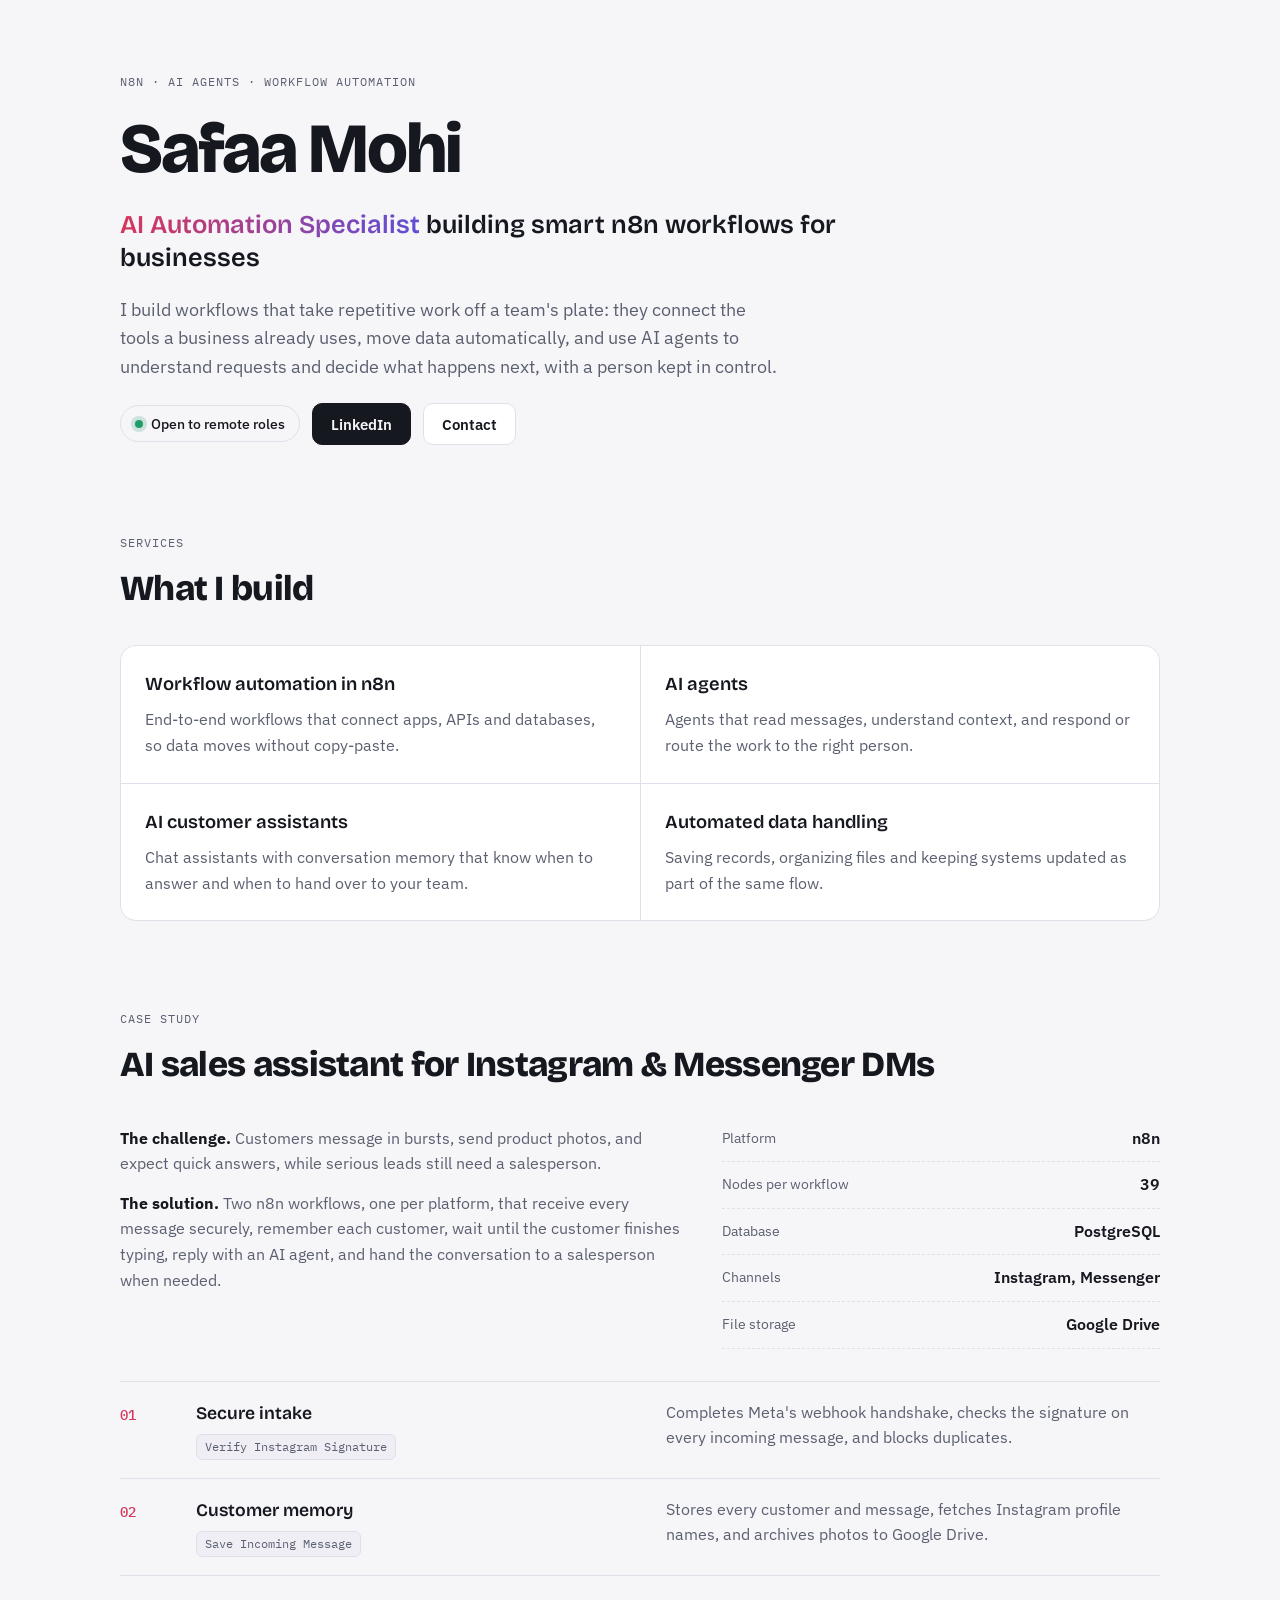
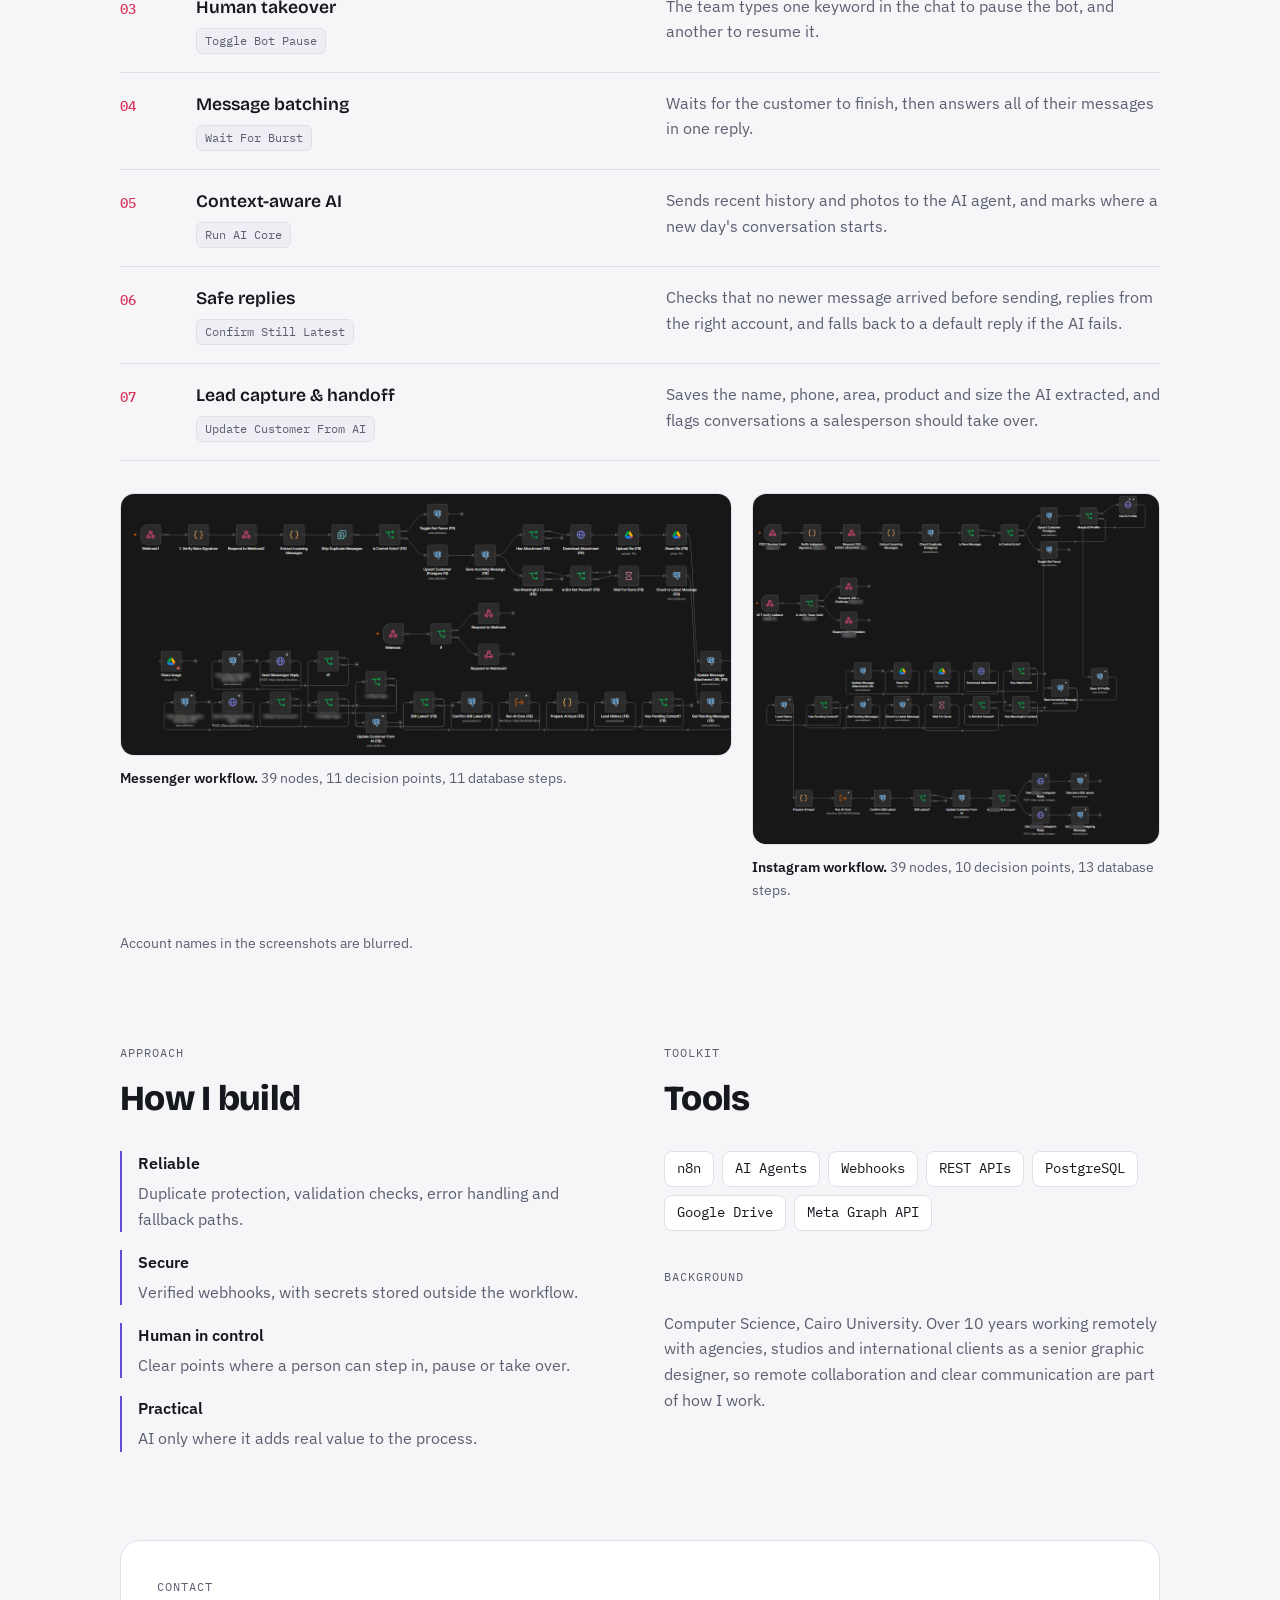
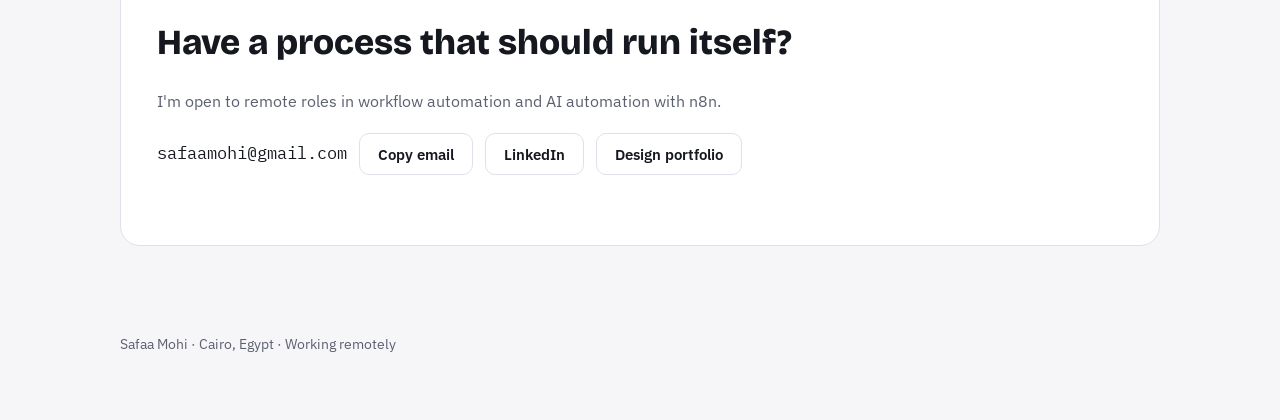
<file: portfolio/index.html>
<!doctype html>
<html lang="en">
<head>
<meta charset="utf-8">
<meta name="viewport" content="width=device-width, initial-scale=1">
<meta name="description" content="Safaa Mohi: AI Automation Specialist building n8n workflows and AI agents for businesses. Open to remote roles.">
<title>Safaa Mohi Automation Portfolio</title>
<link rel="preconnect" href="https://fonts.googleapis.com">
<link rel="preconnect" href="https://fonts.gstatic.com" crossorigin>
<link rel="stylesheet" href="https://fonts.googleapis.com/css2?family=Bricolage+Grotesque:opsz,wght@12..96,600;12..96,800&family=IBM+Plex+Mono:wght@400;500&family=IBM+Plex+Sans:wght@400;500;600&display=swap">
<style>
  /* Layout: one reading column; the case study breaks wider with a node-chain pipeline and a screenshot gallery */
  :root {
    --bg: #0f1117;
    --surface: #171a23;
    --surface-2: #1d2130;
    --line: #2a2f3e;
    --fg: #eef0f5;
    --muted: #9aa1b2;
    --accent: #ff5a7a;
    --accent-2: #8b7bff;
    --ok: #3ecf8e;
    --display: "Bricolage Grotesque", "Segoe UI", system-ui, sans-serif;
    --body: "IBM Plex Sans", "Segoe UI", system-ui, sans-serif;
    --mono: "IBM Plex Mono", ui-monospace, "SFMono-Regular", Menlo, monospace;
    color-scheme: dark;
  }
  @media (prefers-color-scheme: light) {
    :root:not([data-theme="dark"]) {
      --bg: #f6f5f8; --surface: #ffffff; --surface-2: #f0eef5; --line: #e2dfea;
      --fg: #16181f; --muted: #5b6070; --accent: #d6365b; --accent-2: #5f4fd6; --ok: #1f9d68;
      color-scheme: light;
    }
  }
  :root[data-theme="light"] {
    --bg: #f6f5f8; --surface: #ffffff; --surface-2: #f0eef5; --line: #e2dfea;
    --fg: #16181f; --muted: #5b6070; --accent: #d6365b; --accent-2: #5f4fd6; --ok: #1f9d68;
    color-scheme: light;
  }

  * { box-sizing: border-box; }
  body {
    margin: 0;
    background: var(--bg);
    color: var(--fg);
    font-family: var(--body);
    font-size: 1rem;
    line-height: 1.6;
    padding-inline: 20px;
    padding-block: 0 64px;
  }
  .wrap { max-width: 1040px; margin-inline: auto; display: grid; gap: 88px; }
  h1, h2, h3 { font-family: var(--display); text-wrap: balance; margin: 0; }
  p { margin: 0; }
  a { color: inherit; }
  .mono { font-family: var(--mono); }
  .eyebrow {
    font-family: var(--mono); font-size: 0.78rem; letter-spacing: 0.08em;
    text-transform: uppercase; color: var(--muted);
  }
  .grad {
    background: linear-gradient(90deg, var(--accent), var(--accent-2));
    -webkit-background-clip: text; background-clip: text; color: transparent;
  }

  /* Hero */
  .hero { padding-top: 72px; display: grid; gap: 22px; max-width: 760px; }
  .hero h1 { font-size: clamp(2.6rem, 7vw, 4.4rem); font-weight: 800; line-height: 1.02; letter-spacing: -0.03em; }
  .hero .role { font-family: var(--display); font-weight: 600; font-size: clamp(1.2rem, 2.6vw, 1.6rem); line-height: 1.3; }
  .hero .lede { color: var(--muted); font-size: 1.1rem; max-width: 60ch; }
  .actions { display: flex; flex-wrap: wrap; gap: 12px; align-items: center; }
  .status {
    display: inline-flex; align-items: center; gap: 8px;
    font-size: 0.9rem; font-weight: 500; color: var(--fg);
    border: 1px solid var(--line); border-radius: 999px; padding: 6px 14px;
  }
  .status::before { content: ""; width: 8px; height: 8px; border-radius: 50%; background: var(--ok); box-shadow: 0 0 0 4px color-mix(in srgb, var(--ok) 20%, transparent); }
  .btn {
    display: inline-flex; align-items: center; gap: 8px;
    font: 600 0.95rem var(--body); text-decoration: none; cursor: pointer;
    padding: 10px 18px; border-radius: 10px; border: 1px solid var(--line);
    background: var(--surface); color: var(--fg);
  }
  .btn.primary { background: var(--fg); color: var(--bg); border-color: var(--fg); }
  .btn:hover { border-color: var(--accent); }
  .btn:focus-visible, a:focus-visible { outline: 2px solid var(--accent-2); outline-offset: 3px; }

  section { display: grid; gap: 28px; }
  .section-head { display: grid; gap: 8px; }
  .section-head h2 { font-size: clamp(1.6rem, 3.4vw, 2.2rem); font-weight: 800; letter-spacing: -0.02em; }

  /* What I build */
  .build { display: grid; grid-template-columns: repeat(2, minmax(0, 1fr)); gap: 1px; background: var(--line); border: 1px solid var(--line); border-radius: 16px; overflow: hidden; }
  .build > div { background: var(--surface); padding: 24px; display: grid; gap: 8px; align-content: start; min-width: 0; }
  .build h3 { font-size: 1.15rem; font-weight: 600; }
  .build p { color: var(--muted); }

  /* Case study */
  .case { display: grid; gap: 32px; }
  .case-intro { display: grid; grid-template-columns: minmax(0, 1.3fr) minmax(0, 1fr); gap: 32px; align-items: start; }
  .case-intro p { color: var(--muted); }
  .case-intro .problem { display: grid; gap: 14px; }
  .facts { display: grid; gap: 10px; margin: 0; }
  .facts div { display: flex; justify-content: space-between; gap: 16px; border-bottom: 1px dashed var(--line); padding-bottom: 10px; }
  .facts dt { color: var(--muted); font-size: 0.9rem; }
  .facts dd { margin: 0; font-weight: 600; text-align: right; font-variant-numeric: tabular-nums; }

  .pipeline { list-style: none; margin: 0; padding: 0; display: grid; gap: 0; counter-reset: step; }
  .pipeline li {
    counter-increment: step;
    display: grid; grid-template-columns: 56px minmax(0, 1fr) minmax(0, 1.1fr); gap: 20px; align-items: start;
    padding: 18px 0; border-top: 1px solid var(--line);
  }
  .pipeline li:last-child { border-bottom: 1px solid var(--line); }
  .pipeline li::before {
    content: counter(step, decimal-leading-zero);
    font-family: var(--mono); font-weight: 500; font-size: 0.9rem; color: var(--accent);
    padding-top: 3px;
  }
  .pipeline h3 { font-size: 1.1rem; font-weight: 600; }
  .node {
    display: inline-block; margin-top: 6px;
    font-family: var(--mono); font-size: 0.78rem; color: var(--muted);
    background: var(--surface-2); border: 1px solid var(--line); border-radius: 6px; padding: 2px 8px;
  }
  .pipeline p { color: var(--muted); }

  .gallery { display: grid; grid-template-columns: minmax(0, 1.5fr) minmax(0, 1fr); gap: 20px; align-items: start; }
  figure { margin: 0; display: grid; gap: 10px; min-width: 0; }
  .shot { border: 1px solid var(--line); border-radius: 14px; overflow: hidden; background: #1a1a1a; }
  .shot img { display: block; width: 100%; height: auto; }
  figcaption { font-size: 0.9rem; color: var(--muted); }
  figcaption b { color: var(--fg); font-weight: 600; }
  .note { font-size: 0.85rem; color: var(--muted); }

  /* Principles + tools */
  .split { display: grid; grid-template-columns: minmax(0, 1fr) minmax(0, 1fr); gap: 48px; }
  .principles { list-style: none; margin: 0; padding: 0; display: grid; gap: 18px; }
  .principles li { display: grid; gap: 4px; padding-left: 16px; border-left: 2px solid var(--accent-2); }
  .principles b { font-weight: 600; }
  .principles span { color: var(--muted); }
  .tools { display: flex; flex-wrap: wrap; gap: 8px; }
  .tools span { font-family: var(--mono); font-size: 0.85rem; border: 1px solid var(--line); border-radius: 8px; padding: 6px 12px; background: var(--surface); }
  .bg-text { color: var(--muted); max-width: 60ch; }

  /* Contact */
  .contact { background: var(--surface); border: 1px solid var(--line); border-radius: 20px; padding: 36px; display: grid; gap: 18px; }
  .contact h2 { font-size: clamp(1.6rem, 3.4vw, 2.2rem); font-weight: 800; }
  .email { font-family: var(--mono); font-size: 1.05rem; user-select: all; word-break: break-all; }
  .toast { font-size: 0.85rem; color: var(--ok); min-height: 1.2em; }

  footer { color: var(--muted); font-size: 0.85rem; }

  @media (max-width: 760px) {
    .build, .case-intro, .gallery, .split { grid-template-columns: minmax(0, 1fr); }
    .pipeline li { grid-template-columns: 40px minmax(0, 1fr); }
    .pipeline li p { grid-column: 2; }
    .contact { padding: 24px; }
    .wrap { gap: 64px; }
    .hero { padding-top: 48px; }
  }
  @media (prefers-reduced-motion: no-preference) {
    .btn { transition: border-color .15s ease; }
  }
</style>
</head>
<body>

<div class="wrap">

  <header class="hero">
    <span class="eyebrow">n8n · AI Agents · Workflow Automation</span>
    <h1>Safaa Mohi</h1>
    <p class="role"><span class="grad">AI Automation Specialist</span> building smart n8n workflows for businesses</p>
    <p class="lede">I build workflows that take repetitive work off a team's plate: they connect the tools a business already uses, move data automatically, and use AI agents to understand requests and decide what happens next, with a person kept in control.</p>
    <div class="actions">
      <span class="status">Open to remote roles</span>
      <a class="btn primary" href="https://www.linkedin.com/in/safaamohi/" target="_blank" rel="noopener">LinkedIn</a>
      <a class="btn" href="#contact">Contact</a>
    </div>
  </header>

  <section aria-labelledby="build-h">
    <div class="section-head">
      <span class="eyebrow">Services</span>
      <h2 id="build-h">What I build</h2>
    </div>
    <div class="build">
      <div><h3>Workflow automation in n8n</h3><p>End-to-end workflows that connect apps, APIs and databases, so data moves without copy-paste.</p></div>
      <div><h3>AI agents</h3><p>Agents that read messages, understand context, and respond or route the work to the right person.</p></div>
      <div><h3>AI customer assistants</h3><p>Chat assistants with conversation memory that know when to answer and when to hand over to your team.</p></div>
      <div><h3>Automated data handling</h3><p>Saving records, organizing files and keeping systems updated as part of the same flow.</p></div>
    </div>
  </section>

  <section class="case" aria-labelledby="case-h">
    <div class="section-head">
      <span class="eyebrow">Case study</span>
      <h2 id="case-h">AI sales assistant for Instagram &amp; Messenger DMs</h2>
    </div>

    <div class="case-intro">
      <div class="problem">
        <p><b style="color:var(--fg)">The challenge.</b> Customers message in bursts, send product photos, and expect quick answers, while serious leads still need a salesperson.</p>
        <p><b style="color:var(--fg)">The solution.</b> Two n8n workflows, one per platform, that receive every message securely, remember each customer, wait until the customer finishes typing, reply with an AI agent, and hand the conversation to a salesperson when needed.</p>
      </div>
      <dl class="facts">
        <div><dt>Platform</dt><dd>n8n</dd></div>
        <div><dt>Nodes per workflow</dt><dd>39</dd></div>
        <div><dt>Database</dt><dd>PostgreSQL</dd></div>
        <div><dt>Channels</dt><dd>Instagram, Messenger</dd></div>
        <div><dt>File storage</dt><dd>Google Drive</dd></div>
      </dl>
    </div>

    <ol class="pipeline">
      <li><div><h3>Secure intake</h3><span class="node">Verify Instagram Signature</span></div><p>Completes Meta's webhook handshake, checks the signature on every incoming message, and blocks duplicates.</p></li>
      <li><div><h3>Customer memory</h3><span class="node">Save Incoming Message</span></div><p>Stores every customer and message, fetches Instagram profile names, and archives photos to Google Drive.</p></li>
      <li><div><h3>Human takeover</h3><span class="node">Toggle Bot Pause</span></div><p>The team types one keyword in the chat to pause the bot, and another to resume it.</p></li>
      <li><div><h3>Message batching</h3><span class="node">Wait For Burst</span></div><p>Waits for the customer to finish, then answers all of their messages in one reply.</p></li>
      <li><div><h3>Context-aware AI</h3><span class="node">Run AI Core</span></div><p>Sends recent history and photos to the AI agent, and marks where a new day's conversation starts.</p></li>
      <li><div><h3>Safe replies</h3><span class="node">Confirm Still Latest</span></div><p>Checks that no newer message arrived before sending, replies from the right account, and falls back to a default reply if the AI fails.</p></li>
      <li><div><h3>Lead capture &amp; handoff</h3><span class="node">Update Customer From AI</span></div><p>Saves the name, phone, area, product and size the AI extracted, and flags conversations a salesperson should take over.</p></li>
    </ol>

    <div class="gallery">
      <figure>
        <div class="shot"><img src="img/messenger-workflow.png" alt="n8n canvas of the Messenger workflow with 39 connected nodes" width="1380" height="590"></div>
        <figcaption><b>Messenger workflow.</b> 39 nodes, 11 decision points, 11 database steps.</figcaption>
      </figure>
      <figure>
        <div class="shot"><img src="img/instagram-workflow.png" alt="n8n canvas of the Instagram workflow with 39 connected nodes" width="912" height="786"></div>
        <figcaption><b>Instagram workflow.</b> 39 nodes, 10 decision points, 13 database steps.</figcaption>
      </figure>
    </div>
    <p class="note">Account names in the screenshots are blurred.</p>
  </section>

  <section aria-labelledby="how-h">
    <div class="split">
      <div style="display:grid;gap:24px;align-content:start">
        <div class="section-head">
          <span class="eyebrow">Approach</span>
          <h2 id="how-h">How I build</h2>
        </div>
        <ul class="principles">
          <li><b>Reliable</b><span>Duplicate protection, validation checks, error handling and fallback paths.</span></li>
          <li><b>Secure</b><span>Verified webhooks, with secrets stored outside the workflow.</span></li>
          <li><b>Human in control</b><span>Clear points where a person can step in, pause or take over.</span></li>
          <li><b>Practical</b><span>AI only where it adds real value to the process.</span></li>
        </ul>
      </div>
      <div style="display:grid;gap:24px;align-content:start">
        <div class="section-head">
          <span class="eyebrow">Toolkit</span>
          <h2>Tools</h2>
        </div>
        <div class="tools"><span>n8n</span><span>AI Agents</span><span>Webhooks</span><span>REST APIs</span><span>PostgreSQL</span><span>Google Drive</span><span>Meta Graph API</span></div>
        <div class="section-head" style="margin-top:12px">
          <span class="eyebrow">Background</span>
        </div>
        <p class="bg-text">Computer Science, Cairo University. Over 10 years working remotely with agencies, studios and international clients as a senior graphic designer, so remote collaboration and clear communication are part of how I work.</p>
      </div>
    </div>
  </section>

  <section class="contact" id="contact" aria-labelledby="contact-h">
    <span class="eyebrow">Contact</span>
    <h2 id="contact-h">Have a process that should run itself?</h2>
    <p class="bg-text">I'm open to remote roles in workflow automation and AI automation with n8n.</p>
    <div class="actions">
      <span class="email" id="email">safaamohi@gmail.com</span>
      <button class="btn" type="button" id="copy">Copy email</button>
      <a class="btn" href="https://www.linkedin.com/in/safaamohi/" target="_blank" rel="noopener">LinkedIn</a>
      <a class="btn" href="https://www.behance.net/SafaaMohi" target="_blank" rel="noopener">Design portfolio</a>
    </div>
    <div class="toast" id="toast" aria-live="polite"></div>
  </section>

  <footer>Safaa Mohi · Cairo, Egypt · Working remotely</footer>
</div>

<script>
  (function () {
    var btn = document.getElementById('copy');
    var email = document.getElementById('email');
    var toast = document.getElementById('toast');
    function selectEmail() {
      var r = document.createRange(); r.selectNodeContents(email);
      var s = window.getSelection(); s.removeAllRanges(); s.addRange(r);
    }
    btn.addEventListener('click', function () {
      var text = email.textContent.trim();
      if (navigator.clipboard && navigator.clipboard.writeText) {
        navigator.clipboard.writeText(text).then(function () {
          toast.textContent = 'Email copied';
        }).catch(function () {
          selectEmail(); toast.textContent = 'Email selected. Press Ctrl+C or Cmd+C to copy.';
        });
      } else {
        selectEmail(); toast.textContent = 'Email selected. Press Ctrl+C or Cmd+C to copy.';
      }
    });
  })();
</script>
</body>
</html>
</file>
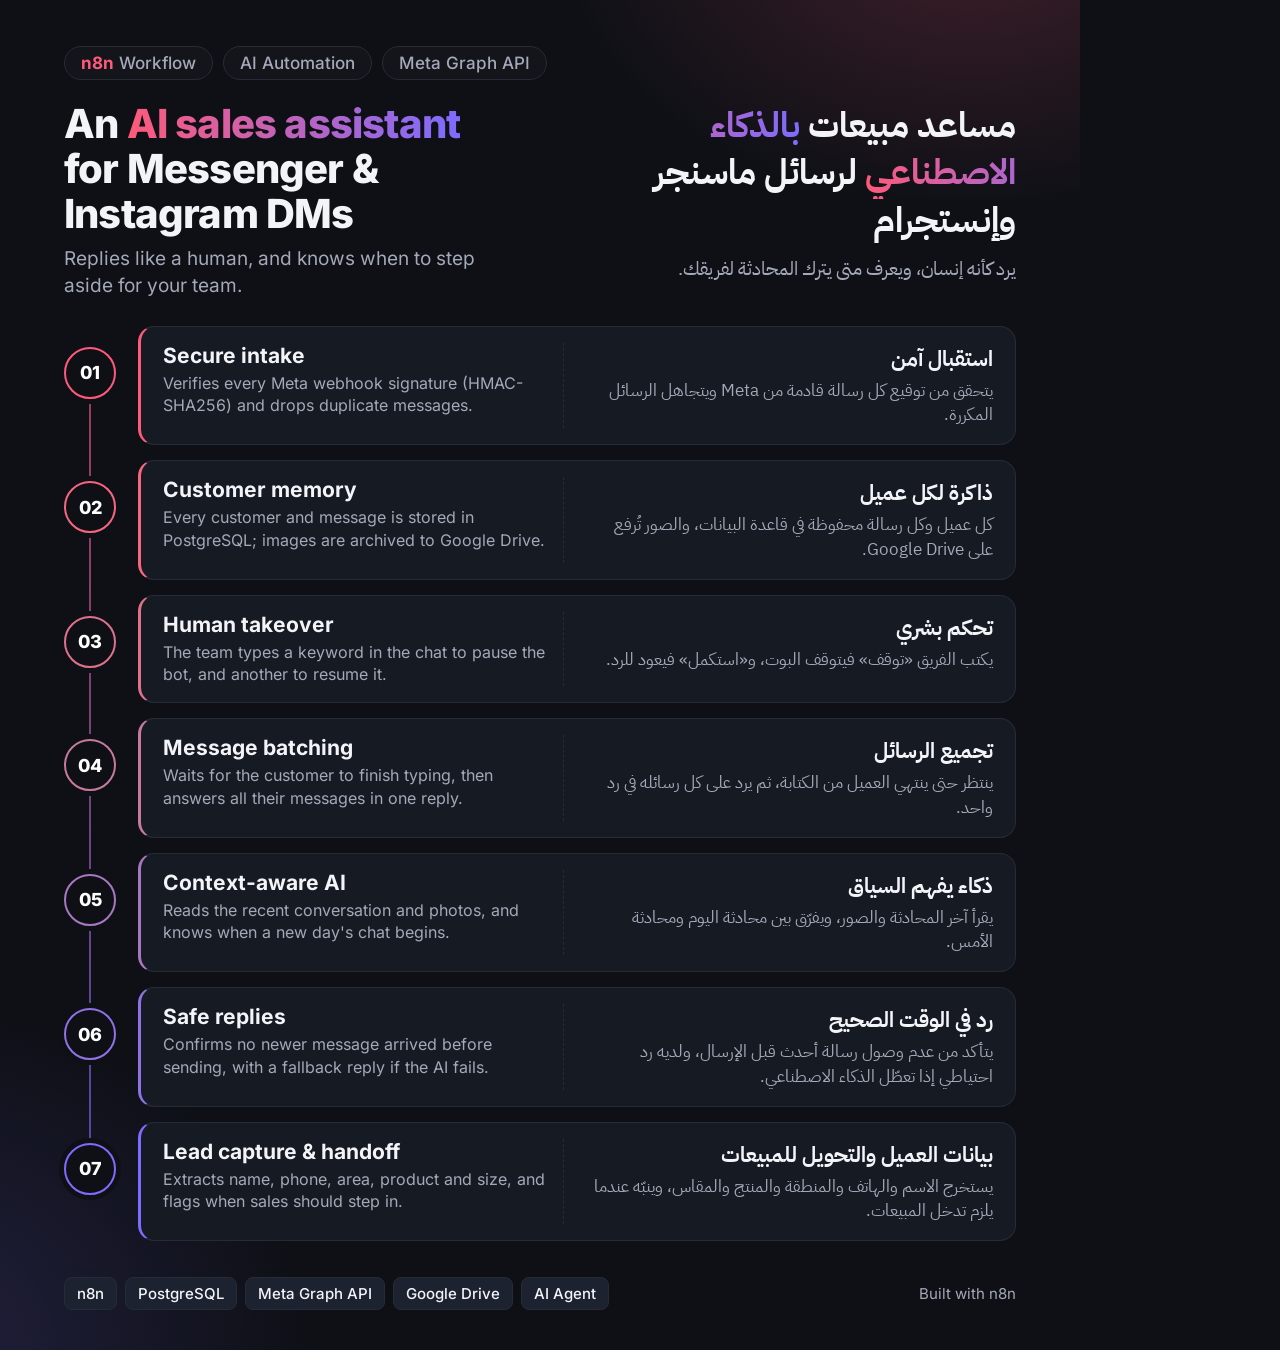
<file: linkedin/workflow-post.html>
<!doctype html>
<html>
<head>
<meta charset="utf-8">
<link rel="stylesheet" href="fonts/fonts.css">
<style>
  :root {
    --bg: #0e1016;
    --card: #161a23;
    --line: #262b38;
    --text: #f3f4f8;
    --muted: #a3a9b8;
    --accent: #ff5a7a;
    --accent2: #7c6cff;
  }
  * { box-sizing: border-box; margin: 0; padding: 0; }
  body {
    width: 1080px; height: 1350px; overflow: hidden;
    background: var(--bg);
    color: var(--text);
    font-family: "Inter", "IBM Plex Sans Arabic", sans-serif;
    position: relative;
  }
  .glow {
    position: absolute; inset: 0;
    background:
      radial-gradient(600px 400px at 90% -5%, rgba(255,90,122,.20), transparent 70%),
      radial-gradient(600px 500px at -10% 100%, rgba(124,108,255,.18), transparent 70%);
  }
  .wrap { position: relative; padding: 46px 64px 0; }
  .ar { font-family: "IBM Plex Sans Arabic", sans-serif; direction: rtl; text-align: right; }

  .chips { display: flex; gap: 10px; }
  .chip {
    font-size: 17px; font-weight: 500; color: var(--muted);
    border: 1px solid var(--line); border-radius: 999px; padding: 6px 16px;
    background: rgba(255,255,255,.02);
  }
  .chip b { color: var(--accent); font-weight: 700; }

  .head { display: grid; grid-template-columns: 1fr 1fr; gap: 40px; margin-top: 22px; }
  h1 { font-size: 40px; line-height: 1.12; font-weight: 800; letter-spacing: -0.02em; }
  h1 em { font-style: normal; background: linear-gradient(90deg, var(--accent), var(--accent2)); -webkit-background-clip: text; color: transparent; }
  .head .ar h1 { font-size: 35px; line-height: 1.35; font-weight: 700; letter-spacing: 0; }
  .sub { margin-top: 10px; font-size: 19px; line-height: 1.4; color: var(--muted); }
  .head .ar .sub { font-size: 19px; line-height: 1.6; }

  .steps { position: relative; margin-top: 26px; }
  .rail {
    position: absolute; left: 25px; top: 40px; bottom: 90px; width: 2px;
    background: linear-gradient(var(--accent), var(--accent2));
    opacity: .6;
  }
  .step { position: relative; display: flex; gap: 22px; align-items: stretch; margin-bottom: 15px; }
  .num {
    flex: none; width: 52px; height: 52px; border-radius: 50%;
    display: grid; place-items: center;
    font-size: 18px; font-weight: 800; color: #fff;
    background: var(--bg); border: 2px solid var(--c);
    box-shadow: 0 0 0 5px var(--bg);
    margin-top: 21px; position: relative; z-index: 1;
  }
  .card {
    flex: 1; background: var(--card); border: 1px solid var(--line);
    border-radius: 16px; padding: 16px 22px;
    display: grid; grid-template-columns: 1fr 1fr; column-gap: 28px;
    border-left: 3px solid var(--c);
  }
  .card h3 { font-size: 21px; font-weight: 700; margin-bottom: 4px; }
  .card .ar h3 { font-size: 21px; }
  .card p { font-size: 16px; line-height: 1.42; color: var(--muted); }
  .card .ar p { font-size: 16.5px; line-height: 1.5; }
  .card .en { padding-right: 14px; border-right: 1px dashed var(--line); }

  .foot {
    position: absolute; left: 64px; right: 64px; bottom: 40px;
    display: flex; justify-content: space-between; align-items: center;
  }
  .stack { display: flex; gap: 8px; flex-wrap: wrap; }
  .stack span {
    font-size: 15px; font-weight: 500; color: var(--text);
    background: #1d2230; border: 1px solid var(--line); border-radius: 8px; padding: 6px 12px;
  }
  .tag { font-size: 15px; color: var(--muted); }
</style>
</head>
<body>
<div class="glow"></div>
<div class="wrap">
  <div class="chips">
    <span class="chip"><b>n8n</b> Workflow</span>
    <span class="chip">AI Automation</span>
    <span class="chip">Meta Graph API</span>
  </div>

  <div class="head">
    <div>
      <h1>An <em>AI sales assistant</em> for Messenger &amp; Instagram DMs</h1>
      <p class="sub">Replies like a human, and knows when to step aside for your team.</p>
    </div>
    <div class="ar">
      <h1>مساعد مبيعات <em>بالذكاء الاصطناعي</em> لرسائل ماسنجر وإنستجرام</h1>
      <p class="sub">يرد كأنه إنسان، ويعرف متى يترك المحادثة لفريقك.</p>
    </div>
  </div>

  <div class="steps">
    <div class="rail"></div>

    <div class="step" style="--c:#ff5a7a">
      <div class="num">01</div>
      <div class="card">
        <div class="en"><h3>Secure intake</h3><p>Verifies every Meta webhook signature (HMAC-SHA256) and drops duplicate messages.</p></div>
        <div class="ar"><h3>استقبال آمن</h3><p>يتحقق من توقيع كل رسالة قادمة من Meta ويتجاهل الرسائل المكررة.</p></div>
      </div>
    </div>

    <div class="step" style="--c:#f6667f">
      <div class="num">02</div>
      <div class="card">
        <div class="en"><h3>Customer memory</h3><p>Every customer and message is stored in PostgreSQL; images are archived to Google Drive.</p></div>
        <div class="ar"><h3>ذاكرة لكل عميل</h3><p>كل عميل وكل رسالة محفوظة في قاعدة البيانات، والصور تُرفع على Google Drive.</p></div>
      </div>
    </div>

    <div class="step" style="--c:#e0718c">
      <div class="num">03</div>
      <div class="card">
        <div class="en"><h3>Human takeover</h3><p>The team types a keyword in the chat to pause the bot, and another to resume it.</p></div>
        <div class="ar"><h3>تحكم بشري</h3><p>يكتب الفريق «توقف» فيتوقف البوت، و«استكمل» فيعود للرد.</p></div>
      </div>
    </div>

    <div class="step" style="--c:#c77a9e">
      <div class="num">04</div>
      <div class="card">
        <div class="en"><h3>Message batching</h3><p>Waits for the customer to finish typing, then answers all their messages in one reply.</p></div>
        <div class="ar"><h3>تجميع الرسائل</h3><p>ينتظر حتى ينتهي العميل من الكتابة، ثم يرد على كل رسائله في رد واحد.</p></div>
      </div>
    </div>

    <div class="step" style="--c:#a877c2">
      <div class="num">05</div>
      <div class="card">
        <div class="en"><h3>Context-aware AI</h3><p>Reads the recent conversation and photos, and knows when a new day's chat begins.</p></div>
        <div class="ar"><h3>ذكاء يفهم السياق</h3><p>يقرأ آخر المحادثة والصور، ويفرّق بين محادثة اليوم ومحادثة الأمس.</p></div>
      </div>
    </div>

    <div class="step" style="--c:#9072e6">
      <div class="num">06</div>
      <div class="card">
        <div class="en"><h3>Safe replies</h3><p>Confirms no newer message arrived before sending, with a fallback reply if the AI fails.</p></div>
        <div class="ar"><h3>رد في الوقت الصحيح</h3><p>يتأكد من عدم وصول رسالة أحدث قبل الإرسال، ولديه رد احتياطي إذا تعطّل الذكاء الاصطناعي.</p></div>
      </div>
    </div>

    <div class="step" style="--c:#7c6cff">
      <div class="num">07</div>
      <div class="card">
        <div class="en"><h3>Lead capture &amp; handoff</h3><p>Extracts name, phone, area, product and size, and flags when sales should step in.</p></div>
        <div class="ar"><h3>بيانات العميل والتحويل للمبيعات</h3><p>يستخرج الاسم والهاتف والمنطقة والمنتج والمقاس، وينبّه عندما يلزم تدخل المبيعات.</p></div>
      </div>
    </div>
  </div>
</div>

<div class="foot">
  <div class="stack">
    <span>n8n</span><span>PostgreSQL</span><span>Meta Graph API</span><span>Google Drive</span><span>AI Agent</span>
  </div>
  <div class="tag">Built with n8n</div>
</div>
</body>
</html>
</file>
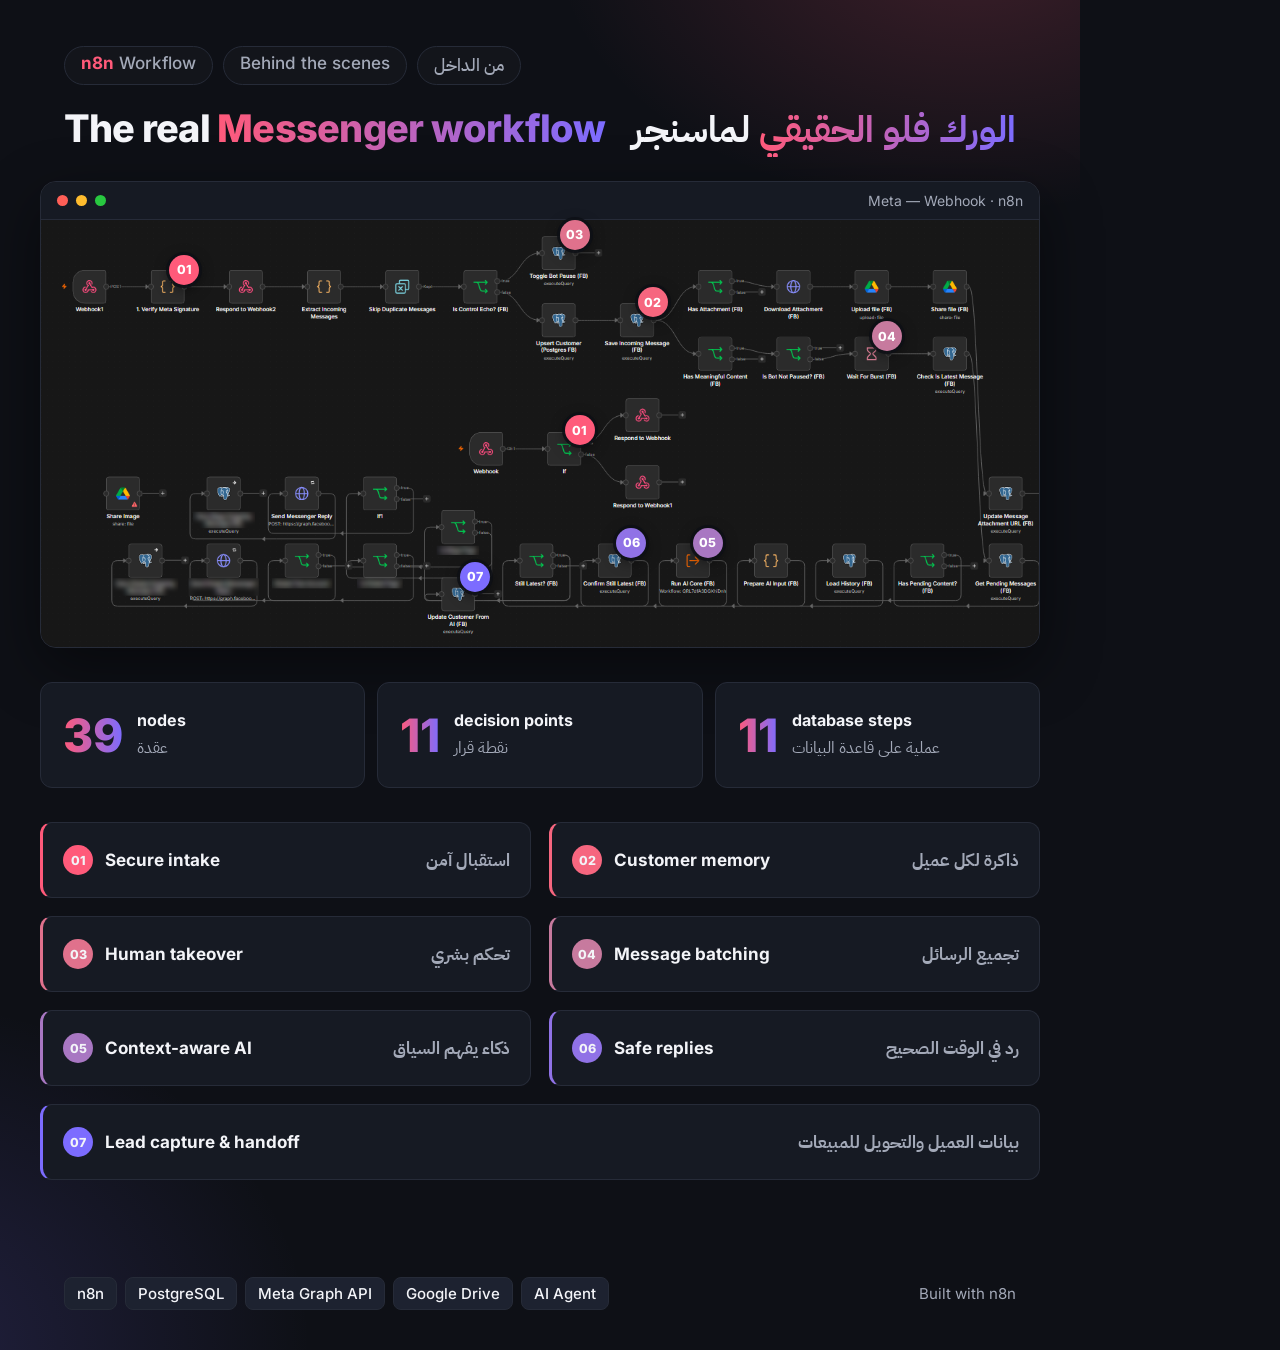
<file: linkedin/workflow-real.html>
<!doctype html><html><head><meta charset="utf-8"><link rel="stylesheet" href="fonts/fonts.css"><style>
:root{--bg:#0e1016;--card:#161a23;--line:#262b38;--text:#f3f4f8;--muted:#a3a9b8;--accent:#ff5a7a;--accent2:#7c6cff}
*{box-sizing:border-box;margin:0;padding:0}
body{width:1080px;height:1350px;overflow:hidden;background:var(--bg);color:var(--text);font-family:"Inter","IBM Plex Sans Arabic",sans-serif;position:relative}
.glow{position:absolute;inset:0;background:radial-gradient(600px 400px at 90% -5%,rgba(255,90,122,.20),transparent 70%),radial-gradient(600px 500px at -10% 100%,rgba(124,108,255,.18),transparent 70%)}
.wrap{position:relative;padding:46px 40px 0}
.inner{padding:0 24px}
.ar{font-family:"IBM Plex Sans Arabic",sans-serif;direction:rtl;text-align:right}
.chips{display:flex;gap:10px}
.chip{font-size:17px;font-weight:500;color:var(--muted);border:1px solid var(--line);border-radius:999px;padding:6px 16px;background:rgba(255,255,255,.02)}
.chip b{color:var(--accent);font-weight:700}
.head{display:flex;justify-content:space-between;align-items:baseline;margin-top:22px}
h1{font-size:38px;line-height:1.12;font-weight:800;letter-spacing:-.02em}
h1 em{font-style:normal;background:linear-gradient(90deg,var(--accent),var(--accent2));-webkit-background-clip:text;color:transparent}
.head .ar h1{font-size:36px;line-height:1.15;font-weight:700;letter-spacing:0}
.sub{margin-top:10px;font-size:19px;line-height:1.4;color:var(--muted)}
.head .ar .sub{line-height:1.6}
.win{margin-top:30px;border:1px solid var(--line);border-radius:16px;overflow:hidden;background:#1a1a1a;box-shadow:0 20px 60px rgba(0,0,0,.45)}
.bar{height:38px;display:flex;align-items:center;gap:8px;padding:0 16px;background:var(--card);border-bottom:1px solid var(--line)}
.dot{width:11px;height:11px;border-radius:50%}
.bar .t{margin-left:auto;font-size:14px;color:var(--muted)}
.shot{position:relative}
.shot img{display:block;width:100%}
.mk{position:absolute;transform:translate(-50%,-50%);width:30px;height:30px;border-radius:50%;background:var(--c);color:#fff;font-size:12.5px;font-weight:800;display:grid;place-items:center;box-shadow:0 0 0 3px rgba(14,16,22,.85),0 4px 14px rgba(0,0,0,.5)}
.legend{margin-top:34px;display:grid;grid-template-columns:1fr 1fr;gap:18px}
.li{display:flex;align-items:center;gap:12px;background:var(--card);border:1px solid var(--line);border-left:3px solid var(--c);border-radius:12px;padding:22px 20px}
.li .n{flex:none;width:30px;height:30px;border-radius:50%;background:var(--c);display:grid;place-items:center;font-size:12.5px;font-weight:800}
.li .en{font-size:17px;font-weight:600}
.li .ar{margin-left:auto;font-size:17px;font-weight:600;color:var(--muted)}
.li:last-child{grid-column:1/-1}
.stats{margin-top:34px;display:grid;grid-template-columns:repeat(3,1fr);gap:12px}.st{background:var(--card);border:1px solid var(--line);border-radius:12px;padding:24px 22px;display:grid;grid-template-columns:auto 1fr;column-gap:14px;align-items:center}.st b{grid-row:span 2;font-size:46px;font-weight:800;background:linear-gradient(90deg,var(--accent),var(--accent2));-webkit-background-clip:text;color:transparent}.st .en{font-size:16px;font-weight:600}.st .ar{font-size:16px;color:var(--muted);text-align:left;direction:rtl;justify-self:start}
.foot{position:absolute;left:64px;right:64px;bottom:40px;display:flex;justify-content:space-between;align-items:center}
.stack{display:flex;gap:8px}
.stack span{font-size:15px;font-weight:500;background:#1d2230;border:1px solid var(--line);border-radius:8px;padding:6px 12px}
.tag{font-size:15px;color:var(--muted)}
</style></head><body><div class="glow"></div><div class="wrap">
<div class="inner">
<div class="chips"><span class="chip"><b>n8n</b> Workflow</span><span class="chip">Behind the scenes</span><span class="chip ar">من الداخل</span></div>
<div class="head"><h1>The real <em>Messenger workflow</em></h1><div class="ar"><h1><em>الورك فلو الحقيقي</em> لماسنجر</h1></div></div>
</div>
<div class="win"><div class="bar"><span class="dot" style="background:#ff5f57"></span><span class="dot" style="background:#febc2e"></span><span class="dot" style="background:#28c840"></span><span class="t">Meta — Webhook · n8n</span></div>
<div class="shot"><img src="wf_blur_t.png">
<div class="mk" style="left:53.99%;top:49.15%;--c:#ff5a7a">01</div>
<div class="mk" style="left:14.35%;top:11.53%;--c:#ff5a7a">01</div>
<div class="mk" style="left:61.30%;top:19.15%;--c:#f6667f">02</div>
<div class="mk" style="left:53.48%;top:3.39%;--c:#e0718c">03</div>
<div class="mk" style="left:84.78%;top:27.12%;--c:#c77a9e">04</div>
<div class="mk" style="left:66.81%;top:75.59%;--c:#a877c2">05</div>
<div class="mk" style="left:59.13%;top:75.59%;--c:#9072e6">06</div>
<div class="mk" style="left:43.48%;top:83.56%;--c:#7c6cff">07</div>
</div></div>
<div class="stats">
<div class="st"><b>39</b><span class="en">nodes</span><span class="ar">عقدة</span></div>
<div class="st"><b>11</b><span class="en">decision points</span><span class="ar">نقطة قرار</span></div>
<div class="st"><b>11</b><span class="en">database steps</span><span class="ar">عملية على قاعدة البيانات</span></div>
</div>
<div class="legend inner" style="padding:0">
<div class="li" style="--c:#ff5a7a"><span class="n">01</span><span class="en">Secure intake</span><span class="ar">استقبال آمن</span></div>
<div class="li" style="--c:#f6667f"><span class="n">02</span><span class="en">Customer memory</span><span class="ar">ذاكرة لكل عميل</span></div>
<div class="li" style="--c:#e0718c"><span class="n">03</span><span class="en">Human takeover</span><span class="ar">تحكم بشري</span></div>
<div class="li" style="--c:#c77a9e"><span class="n">04</span><span class="en">Message batching</span><span class="ar">تجميع الرسائل</span></div>
<div class="li" style="--c:#a877c2"><span class="n">05</span><span class="en">Context-aware AI</span><span class="ar">ذكاء يفهم السياق</span></div>
<div class="li" style="--c:#9072e6"><span class="n">06</span><span class="en">Safe replies</span><span class="ar">رد في الوقت الصحيح</span></div>
<div class="li" style="--c:#7c6cff"><span class="n">07</span><span class="en">Lead capture &amp; handoff</span><span class="ar">بيانات العميل والتحويل للمبيعات</span></div>
</div></div>
<div class="foot"><div class="stack"><span>n8n</span><span>PostgreSQL</span><span>Meta Graph API</span><span>Google Drive</span><span>AI Agent</span></div><div class="tag">Built with n8n</div></div>
</body></html>
</file>
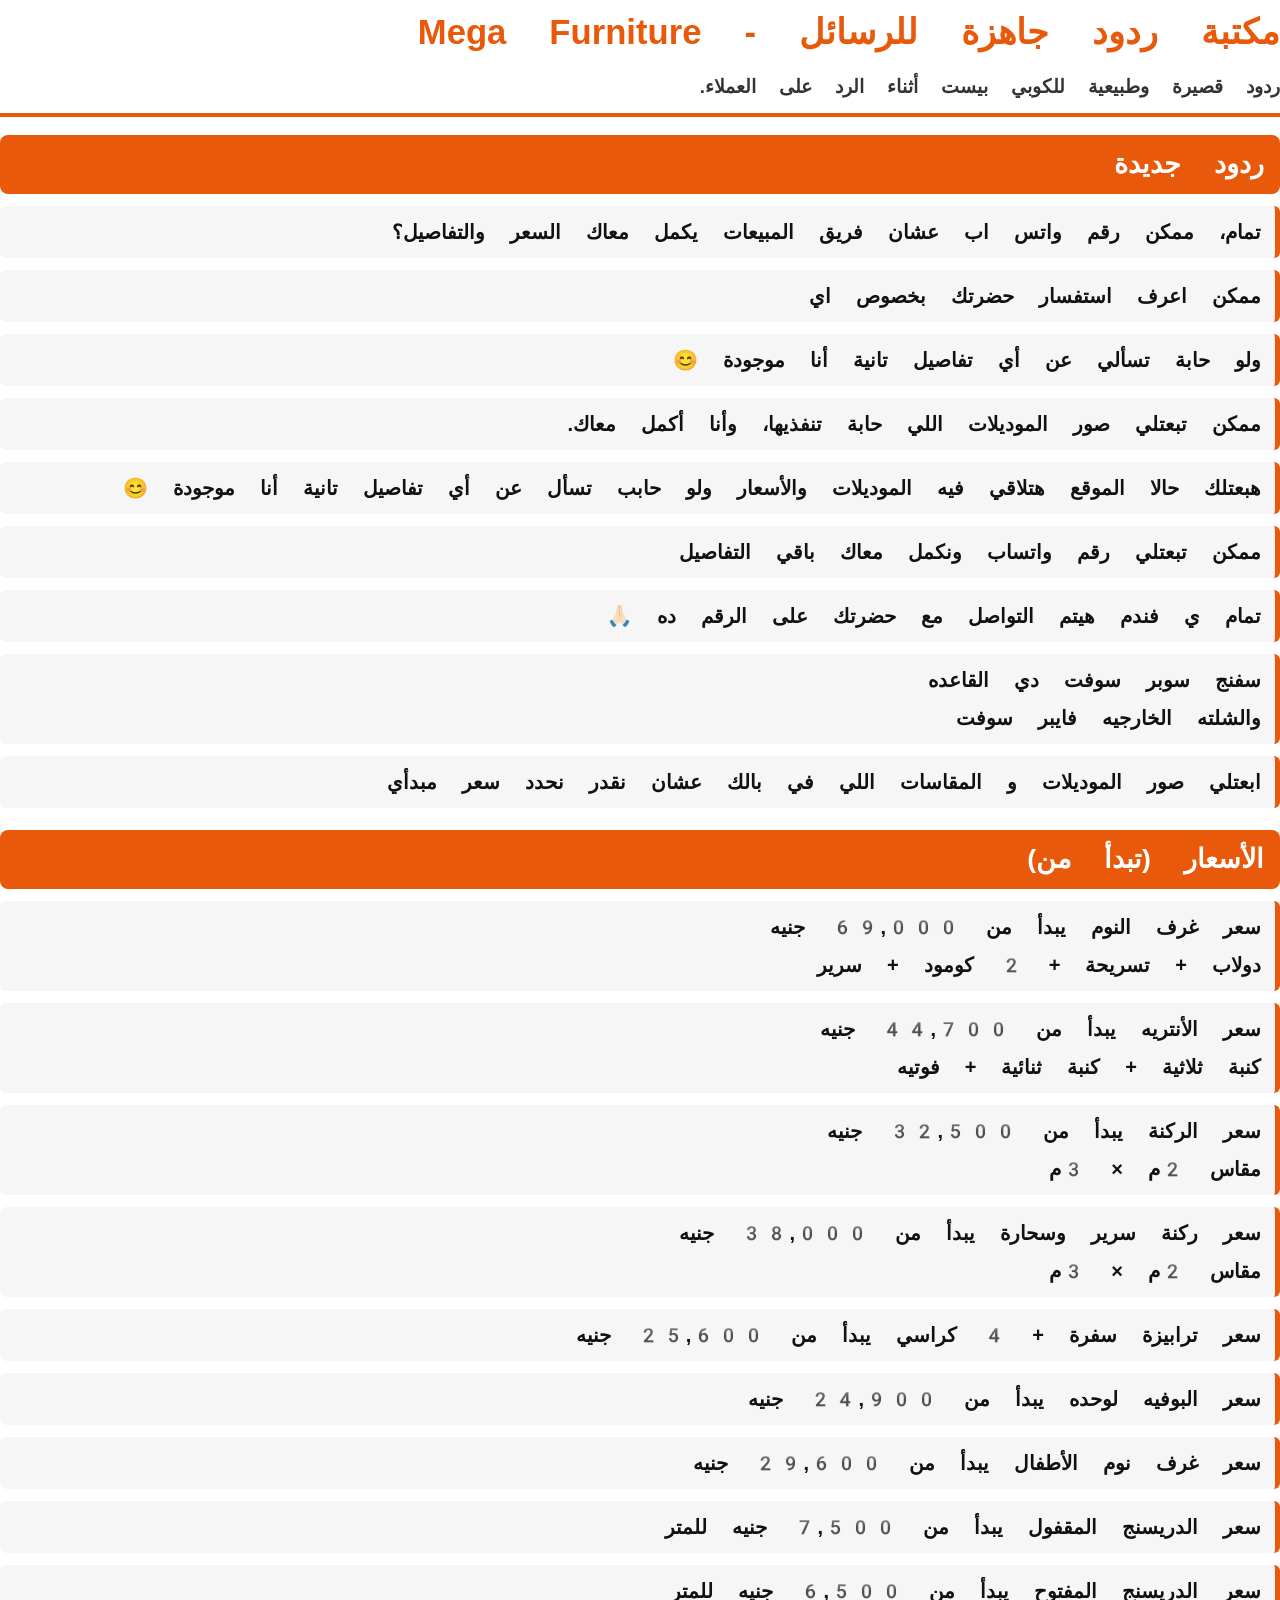
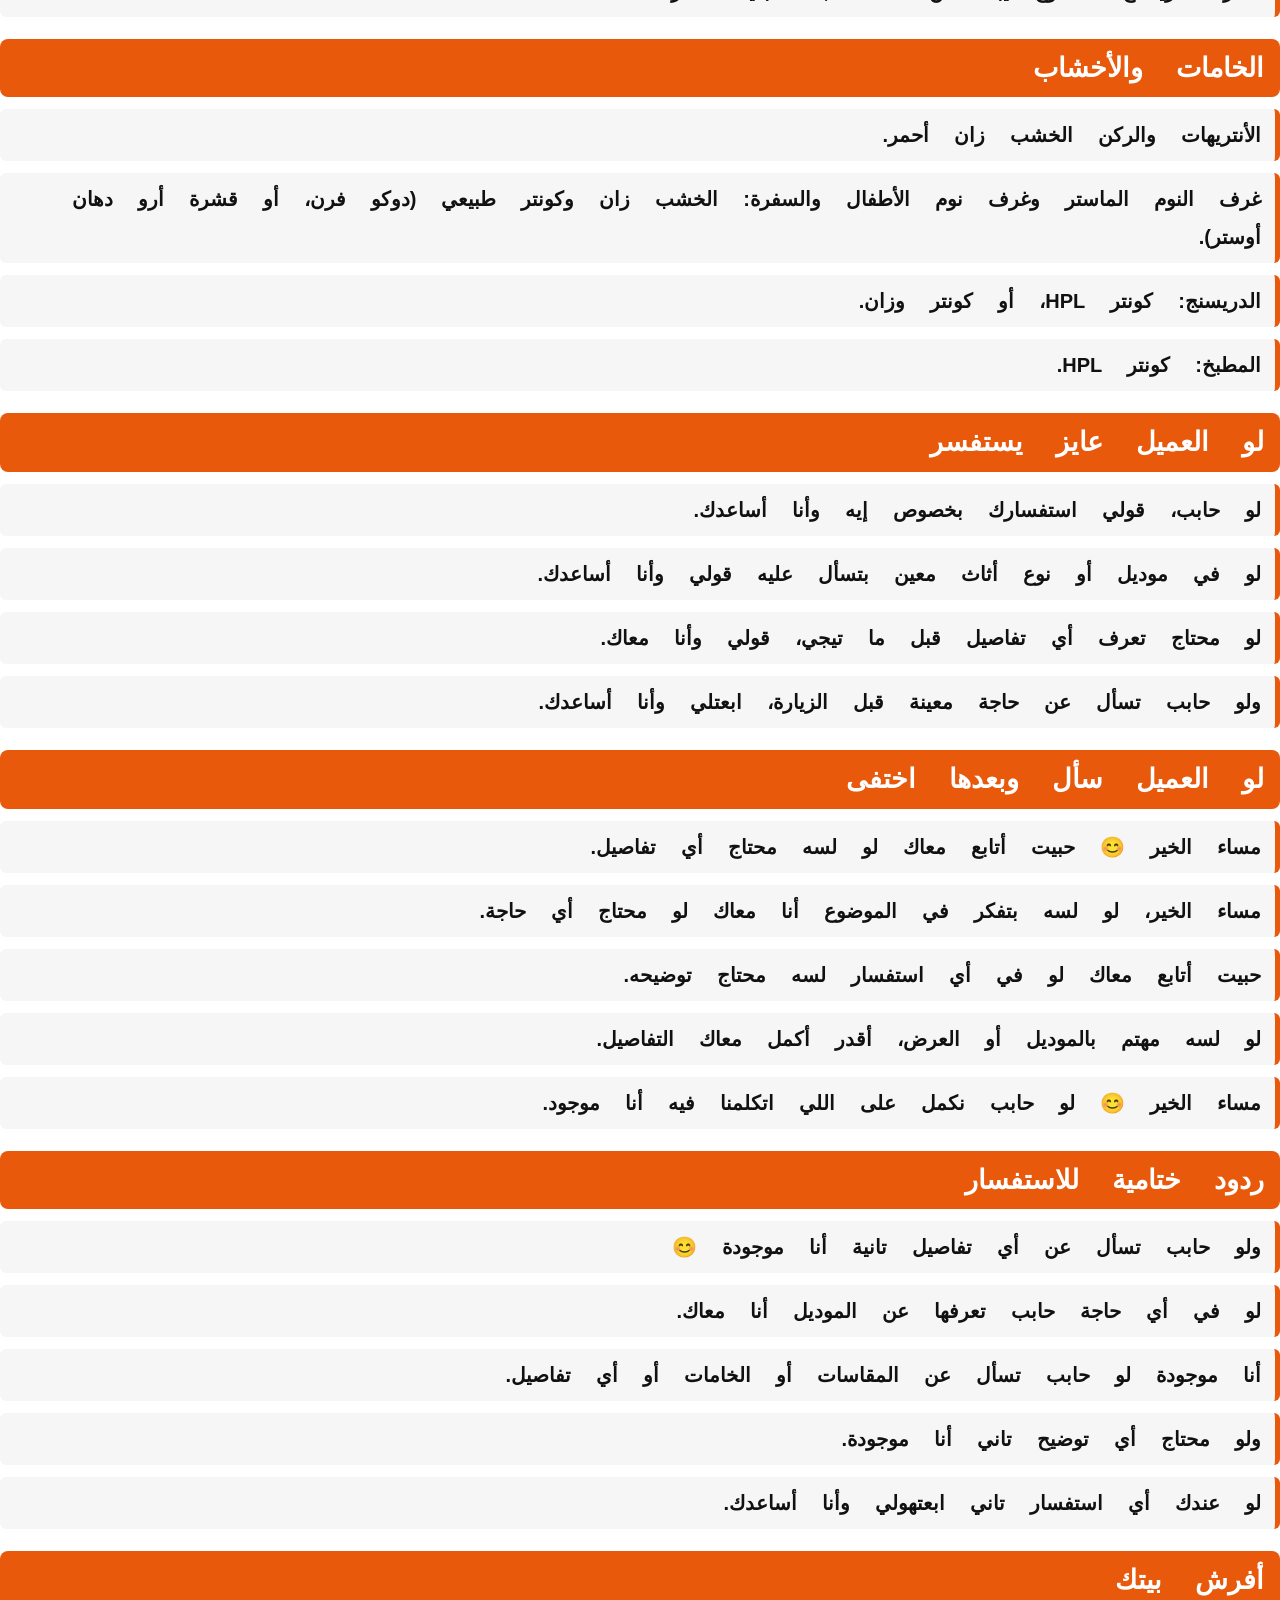
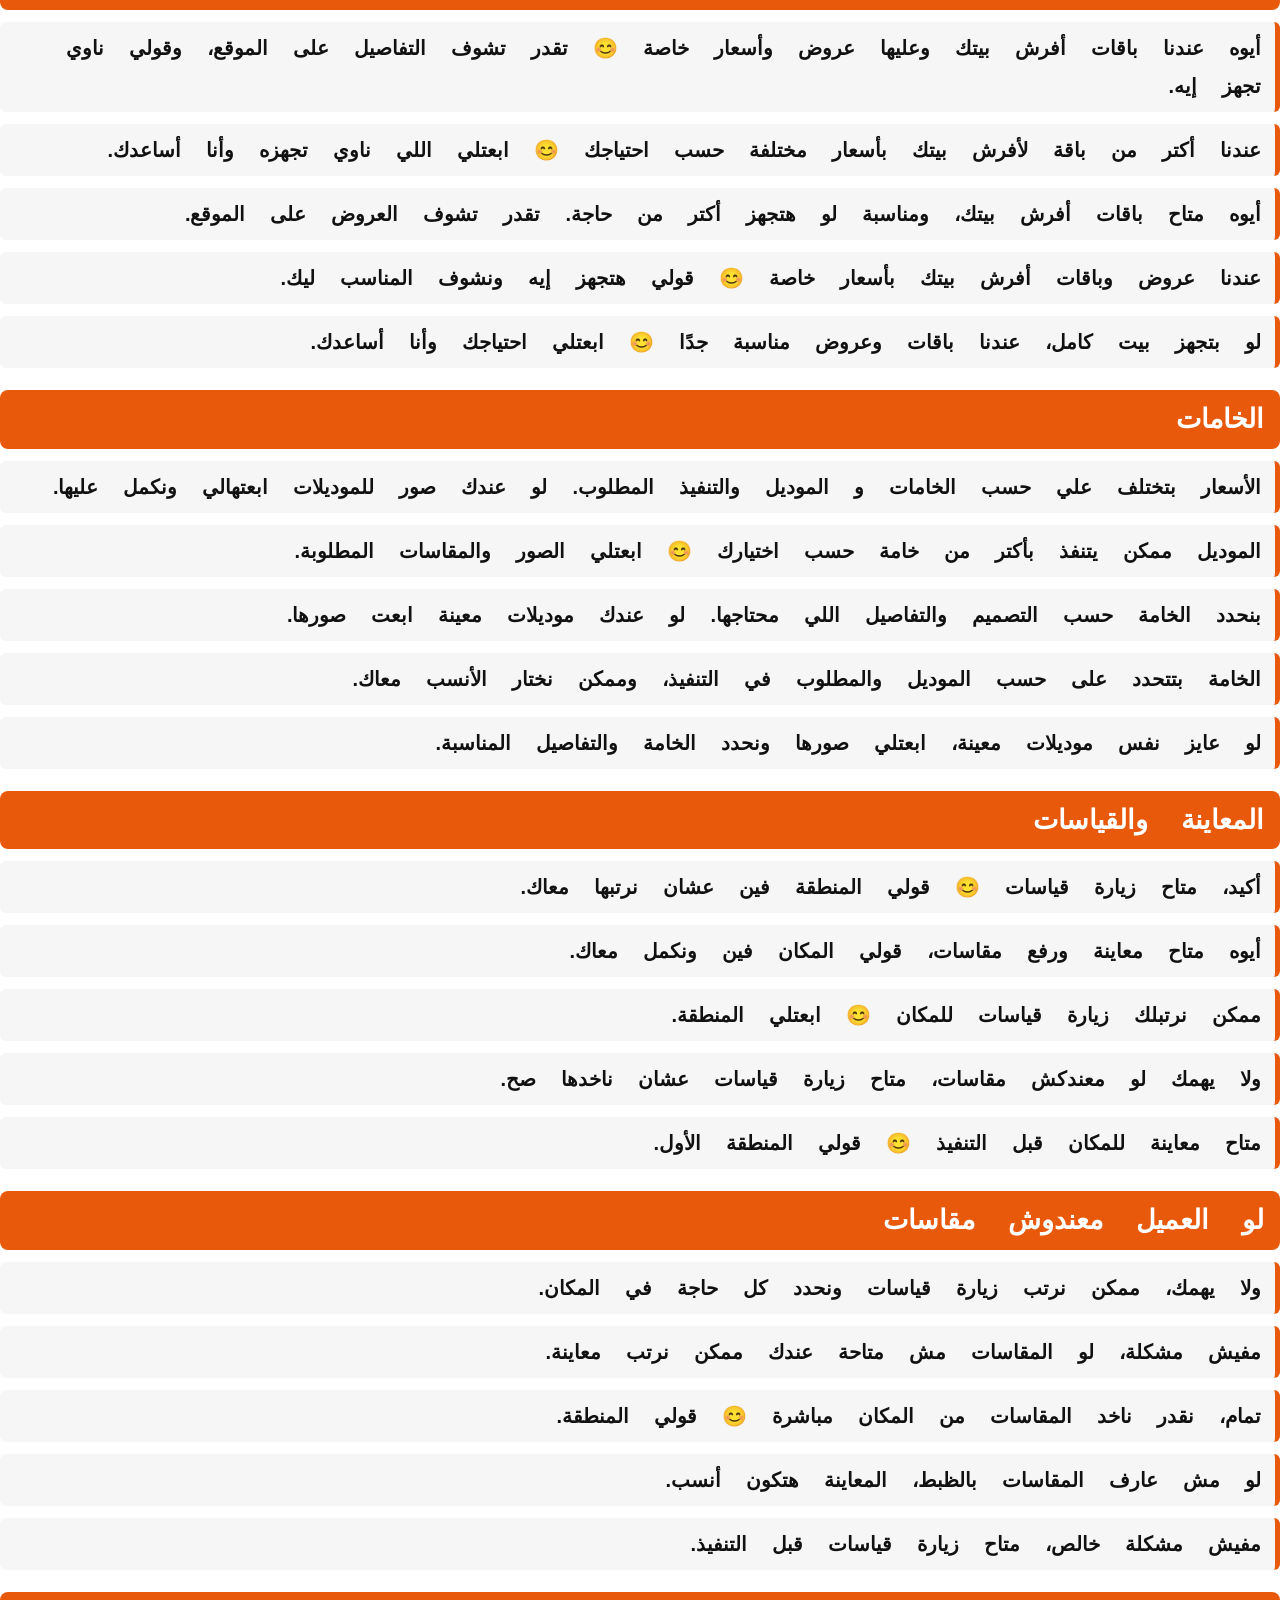
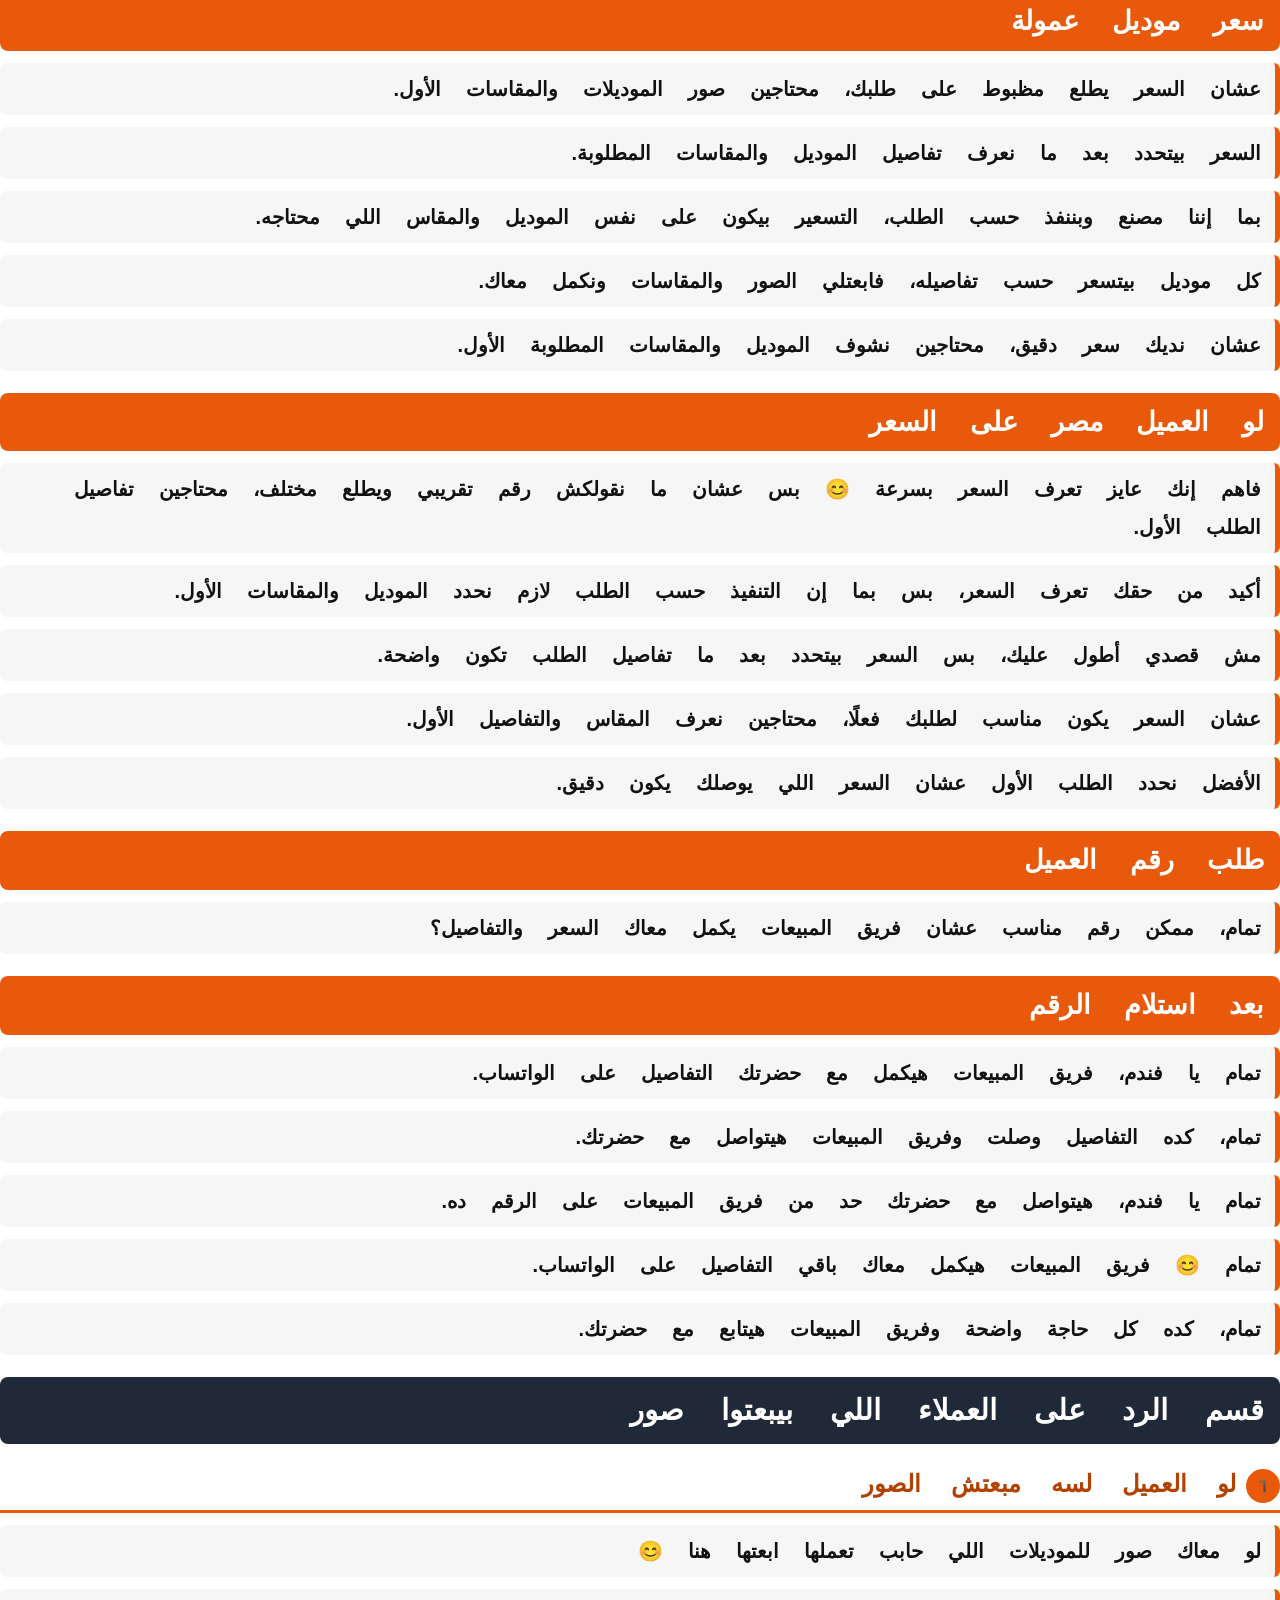
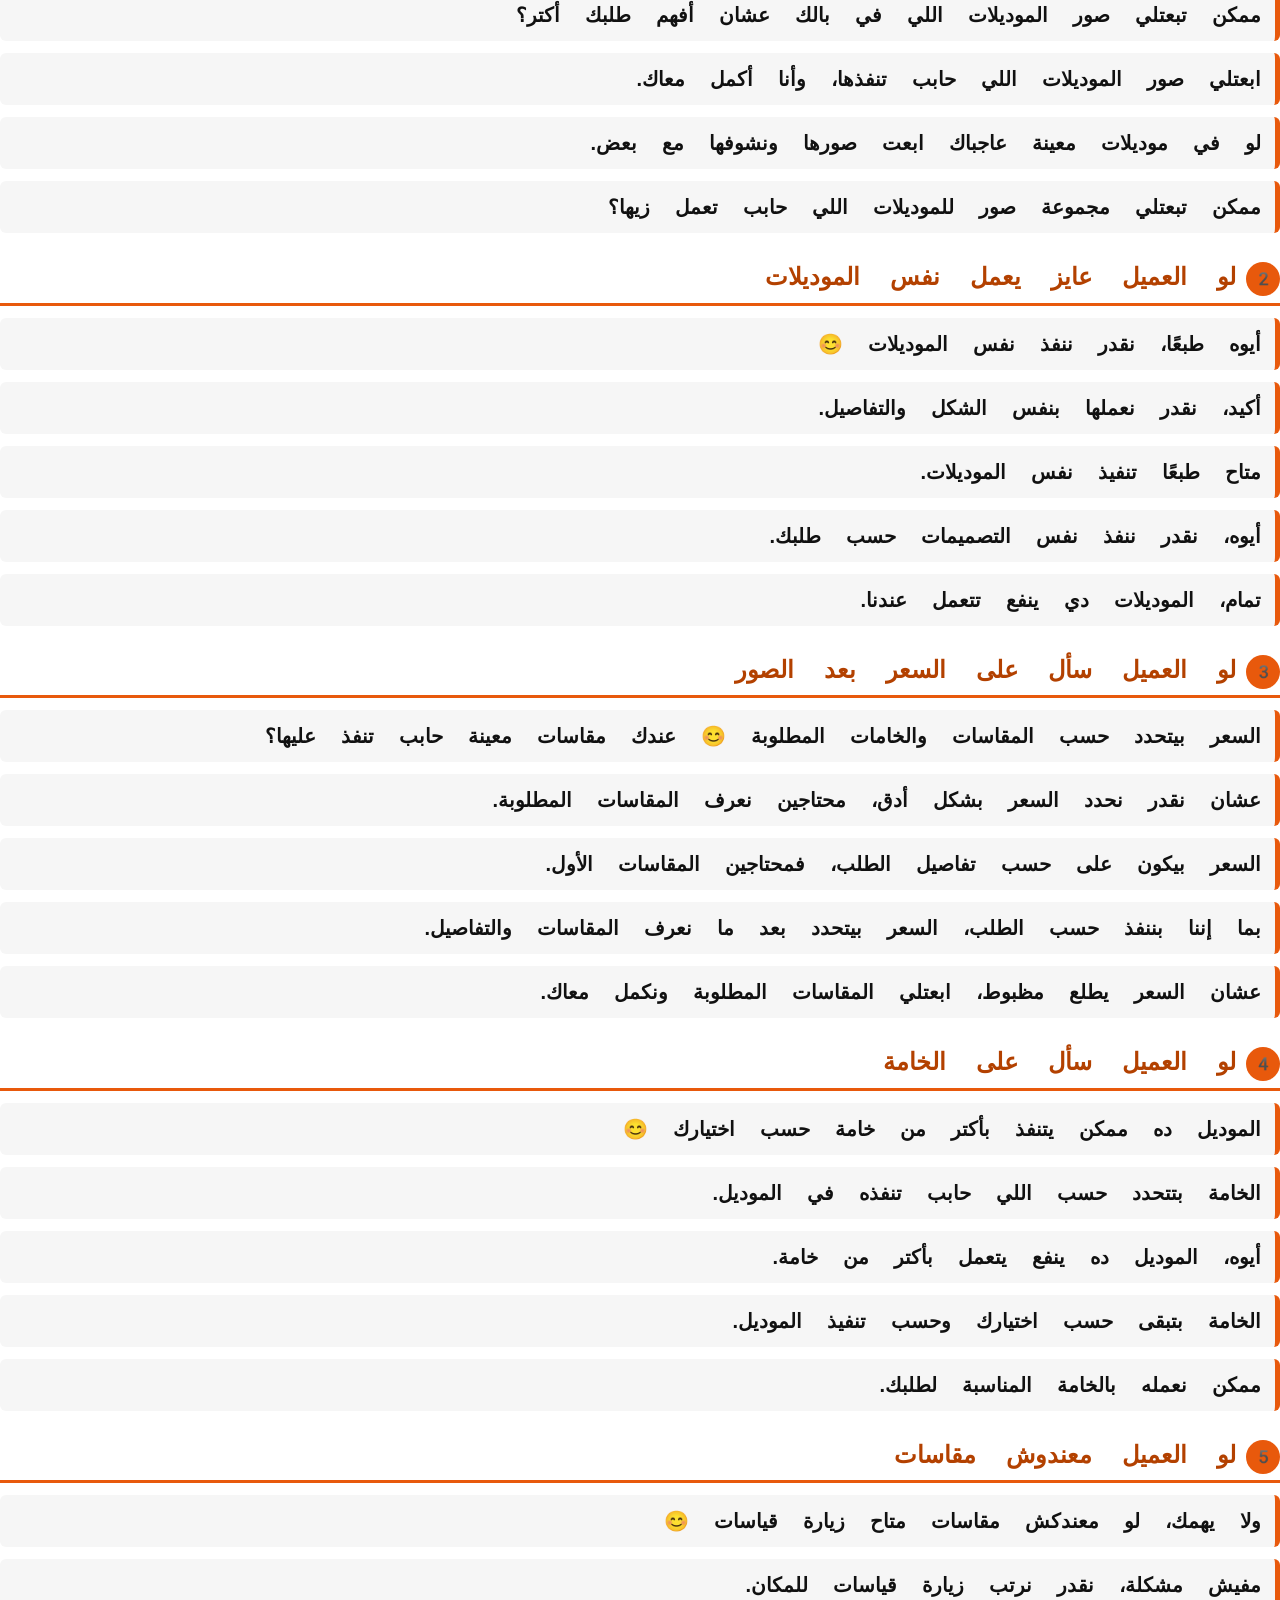
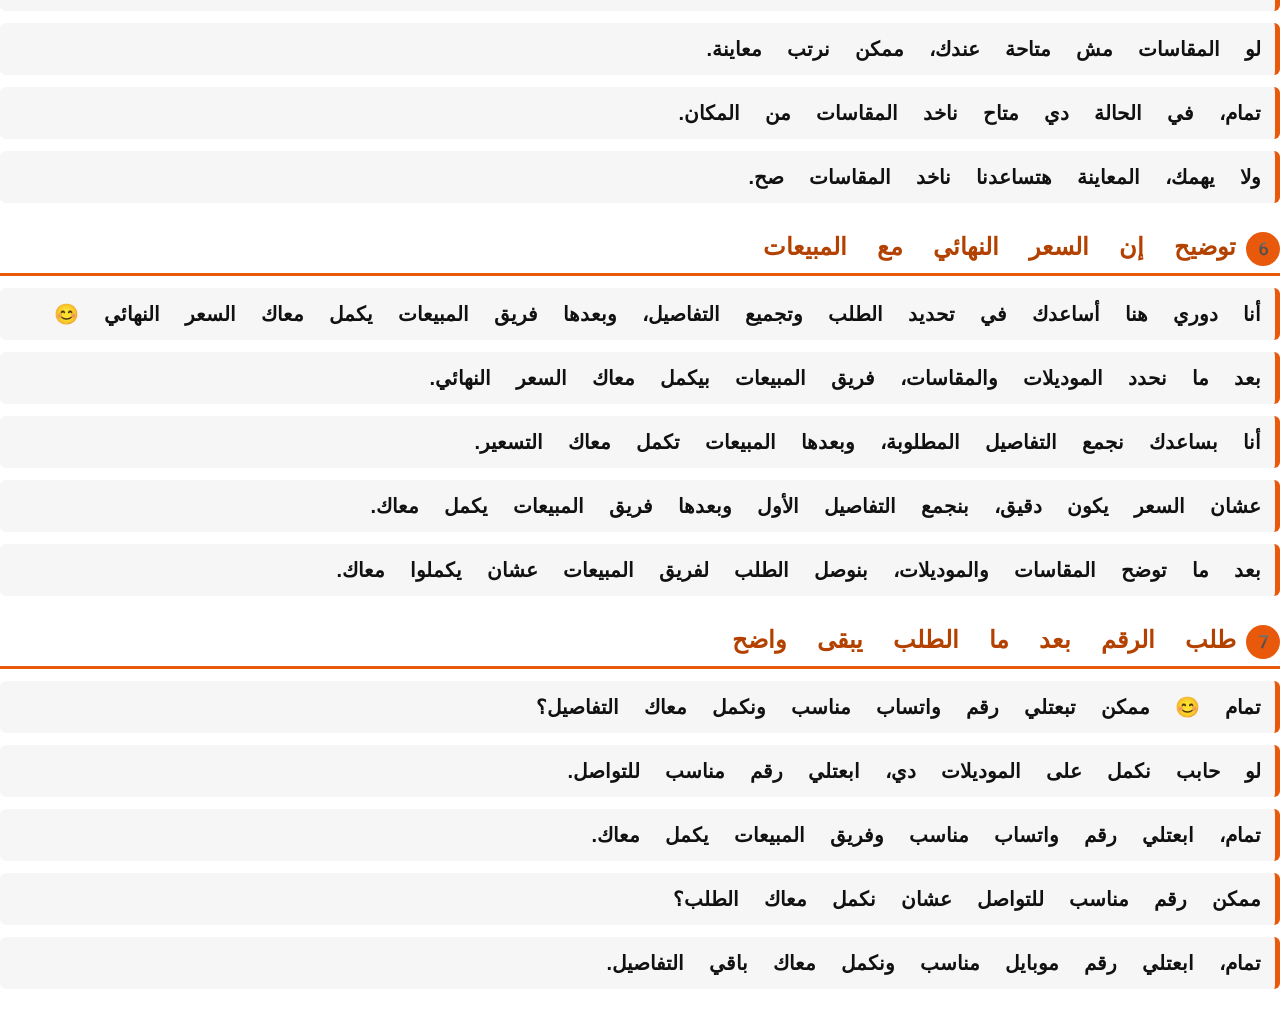
<file: out/scripts.html>
<!doctype html><html lang="ar" dir="rtl"><head><meta charset="utf-8"><style>
@font-face{font-family:Plex;font-weight:400;src:url(file:///tmp/claude-0/-home-user-TEST/01d6f5f3-9714-5146-8f14-ab6d70451b3e/scratchpad/f3/r.ttf)}
@font-face{font-family:Plex;font-weight:600;src:url(file:///tmp/claude-0/-home-user-TEST/01d6f5f3-9714-5146-8f14-ab6d70451b3e/scratchpad/f3/s.ttf)}
@font-face{font-family:Plex;font-weight:700;src:url(file:///tmp/claude-0/-home-user-TEST/01d6f5f3-9714-5146-8f14-ab6d70451b3e/scratchpad/f3/b.ttf)}
@page{size:A4;margin:16mm 14mm}
*{box-sizing:border-box}
body{font-family:Plex,'Noto Color Emoji',sans-serif;font-size:15pt;line-height:1.9;color:#111;margin:0}
header{border-bottom:4px solid #e8590c;padding-bottom:8px;margin-bottom:18px}
h1.title{font-size:26pt;font-weight:700;color:#e8590c;margin:0}
.sub{font-size:14pt;font-weight:600;color:#333;margin:4px 0 0}
section{margin-bottom:22px;break-inside:auto}
h2{font-size:20pt;font-weight:700;color:#fff;background:#e8590c;padding:4px 16px;border-radius:8px;margin:0 0 12px;break-after:avoid}
h1.part{font-size:22pt;font-weight:700;color:#fff;background:#1f2937;padding:6px 16px;border-radius:8px;margin:0 0 18px}
h3{font-size:18pt;font-weight:700;color:#b34100;border-bottom:3px solid #e8590c;padding-bottom:2px;margin:0 0 12px;break-after:avoid}
.num{display:inline-block;background:#e8590c;color:#fff;border-radius:50%;min-width:34px;height:34px;line-height:34px;text-align:center;font-size:14pt;margin-left:10px}
.item{font-weight:600;background:#f6f6f6;border-right:5px solid #e8590c;border-radius:6px;padding:7px 14px;margin-bottom:12px;break-inside:avoid}
.lbl{color:#b34100;font-weight:700}
.break{break-after:page}
</style></head><body><header><h1 class="title">مكتبة ردود جاهزة للرسائل - Mega Furniture</h1><p class="sub">ردود قصيرة وطبيعية للكوبي بيست أثناء الرد على العملاء.</p></header><section><h2>ردود جديدة</h2><div class="item">تمام، ممكن رقم واتس اب عشان فريق المبيعات يكمل معاك السعر والتفاصيل؟</div><div class="item">ممكن اعرف استفسار حضرتك بخصوص اي</div><div class="item">ولو حابة تسألي عن أي تفاصيل تانية أنا موجودة 😊</div><div class="item">ممكن تبعتلي صور الموديلات اللي حابة تنفذيها، وأنا أكمل معاك.</div><div class="item">هبعتلك حالا الموقع هتلاقي فيه الموديلات والأسعار ولو حابب تسأل عن أي تفاصيل تانية أنا موجودة 😊</div><div class="item">ممكن تبعتلي رقم واتساب ونكمل معاك باقي التفاصيل</div><div class="item">تمام ي فندم هيتم التواصل مع حضرتك على الرقم ده 🙏🏻</div><div class="item">سفنج سوبر سوفت دي القاعده<br>والشلته الخارجيه فايبر سوفت</div><div class="item">ابعتلي صور الموديلات و المقاسات اللي في بالك عشان نقدر نحدد سعر مبدأي</div></section><section><h2>الأسعار (تبدأ من)</h2><div class="item">سعر غرف النوم يبدأ من 69,000 جنيه<br>دولاب + تسريحة + 2 كومود + سرير</div><div class="item">سعر الأنتريه يبدأ من 44,700 جنيه<br>كنبة ثلاثية + كنبة ثنائية + فوتيه</div><div class="item">سعر الركنة يبدأ من 32,500 جنيه<br>مقاس 2م × 3م</div><div class="item">سعر ركنة سرير وسحارة يبدأ من 38,000 جنيه<br>مقاس 2م × 3م</div><div class="item">سعر ترابيزة سفرة + 4 كراسي يبدأ من 25,600 جنيه</div><div class="item">سعر البوفيه لوحده يبدأ من 24,900 جنيه</div><div class="item">سعر غرف نوم الأطفال يبدأ من 29,600 جنيه</div><div class="item">سعر الدريسنج المقفول يبدأ من 7,500 جنيه للمتر</div><div class="item">سعر الدريسنج المفتوح يبدأ من 6,500 جنيه للمتر</div></section><section><h2>الخامات والأخشاب</h2><div class="item">الأنتريهات والركن الخشب زان أحمر.</div><div class="item">غرف النوم الماستر وغرف نوم الأطفال والسفرة: الخشب زان وكونتر طبيعي (دوكو فرن، أو قشرة أرو دهان أوستر).</div><div class="item">الدريسنج: كونتر HPL، أو كونتر وزان.</div><div class="item">المطبخ: كونتر HPL.</div></section><section><h2>لو العميل عايز يستفسر</h2><div class="item">لو حابب، قولي استفسارك بخصوص إيه وأنا أساعدك.</div><div class="item">لو في موديل أو نوع أثاث معين بتسأل عليه قولي وأنا أساعدك.</div><div class="item">لو محتاج تعرف أي تفاصيل قبل ما تيجي، قولي وأنا معاك.</div><div class="item">ولو حابب تسأل عن حاجة معينة قبل الزيارة، ابعتلي وأنا أساعدك.</div></section><section><h2>لو العميل سأل وبعدها اختفى</h2><div class="item">مساء الخير 😊 حبيت أتابع معاك لو لسه محتاج أي تفاصيل.</div><div class="item">مساء الخير، لو لسه بتفكر في الموضوع أنا معاك لو محتاج أي حاجة.</div><div class="item">حبيت أتابع معاك لو في أي استفسار لسه محتاج توضيحه.</div><div class="item">لو لسه مهتم بالموديل أو العرض، أقدر أكمل معاك التفاصيل.</div><div class="item">مساء الخير 😊 لو حابب نكمل على اللي اتكلمنا فيه أنا موجود.</div></section><section><h2>ردود ختامية للاستفسار</h2><div class="item">ولو حابب تسأل عن أي تفاصيل تانية أنا موجودة 😊</div><div class="item">لو في أي حاجة حابب تعرفها عن الموديل أنا معاك.</div><div class="item">أنا موجودة لو حابب تسأل عن المقاسات أو الخامات أو أي تفاصيل.</div><div class="item">ولو محتاج أي توضيح تاني أنا موجودة.</div><div class="item">لو عندك أي استفسار تاني ابعتهولي وأنا أساعدك.</div></section><section><h2>أفرش بيتك</h2><div class="item">أيوه عندنا باقات أفرش بيتك وعليها عروض وأسعار خاصة 😊 تقدر تشوف التفاصيل على الموقع، وقولي ناوي تجهز إيه.</div><div class="item">عندنا أكتر من باقة لأفرش بيتك بأسعار مختلفة حسب احتياجك 😊 ابعتلي اللي ناوي تجهزه وأنا أساعدك.</div><div class="item">أيوه متاح باقات أفرش بيتك، ومناسبة لو هتجهز أكتر من حاجة. تقدر تشوف العروض على الموقع.</div><div class="item">عندنا عروض وباقات أفرش بيتك بأسعار خاصة 😊 قولي هتجهز إيه ونشوف المناسب ليك.</div><div class="item">لو بتجهز بيت كامل، عندنا باقات وعروض مناسبة جدًا 😊 ابعتلي احتياجك وأنا أساعدك.</div></section><section><h2>الخامات</h2><div class="item">الأسعار بتختلف علي حسب الخامات و الموديل والتنفيذ المطلوب. لو عندك صور للموديلات ابعتهالي ونكمل عليها.</div><div class="item">الموديل ممكن يتنفذ بأكتر من خامة حسب اختيارك 😊 ابعتلي الصور والمقاسات المطلوبة.</div><div class="item">بنحدد الخامة حسب التصميم والتفاصيل اللي محتاجها. لو عندك موديلات معينة ابعت صورها.</div><div class="item">الخامة بتتحدد على حسب الموديل والمطلوب في التنفيذ، وممكن نختار الأنسب معاك.</div><div class="item">لو عايز نفس موديلات معينة، ابعتلي صورها ونحدد الخامة والتفاصيل المناسبة.</div></section><section><h2>المعاينة والقياسات</h2><div class="item">أكيد، متاح زيارة قياسات 😊 قولي المنطقة فين عشان نرتبها معاك.</div><div class="item">أيوه متاح معاينة ورفع مقاسات، قولي المكان فين ونكمل معاك.</div><div class="item">ممكن نرتبلك زيارة قياسات للمكان 😊 ابعتلي المنطقة.</div><div class="item">ولا يهمك لو معندكش مقاسات، متاح زيارة قياسات عشان ناخدها صح.</div><div class="item">متاح معاينة للمكان قبل التنفيذ 😊 قولي المنطقة الأول.</div></section><section><h2>لو العميل معندوش مقاسات</h2><div class="item">ولا يهمك، ممكن نرتب زيارة قياسات ونحدد كل حاجة في المكان.</div><div class="item">مفيش مشكلة، لو المقاسات مش متاحة عندك ممكن نرتب معاينة.</div><div class="item">تمام، نقدر ناخد المقاسات من المكان مباشرة 😊 قولي المنطقة.</div><div class="item">لو مش عارف المقاسات بالظبط، المعاينة هتكون أنسب.</div><div class="item">مفيش مشكلة خالص، متاح زيارة قياسات قبل التنفيذ.</div></section><section><h2>سعر موديل عمولة</h2><div class="item">عشان السعر يطلع مظبوط على طلبك، محتاجين صور الموديلات والمقاسات الأول.</div><div class="item">السعر بيتحدد بعد ما نعرف تفاصيل الموديل والمقاسات المطلوبة.</div><div class="item">بما إننا مصنع وبننفذ حسب الطلب، التسعير بيكون على نفس الموديل والمقاس اللي محتاجه.</div><div class="item">كل موديل بيتسعر حسب تفاصيله، فابعتلي الصور والمقاسات ونكمل معاك.</div><div class="item">عشان نديك سعر دقيق، محتاجين نشوف الموديل والمقاسات المطلوبة الأول.</div></section><section><h2>لو العميل مصر على السعر</h2><div class="item">فاهم إنك عايز تعرف السعر بسرعة 😊 بس عشان ما نقولكش رقم تقريبي ويطلع مختلف، محتاجين تفاصيل الطلب الأول.</div><div class="item">أكيد من حقك تعرف السعر، بس بما إن التنفيذ حسب الطلب لازم نحدد الموديل والمقاسات الأول.</div><div class="item">مش قصدي أطول عليك، بس السعر بيتحدد بعد ما تفاصيل الطلب تكون واضحة.</div><div class="item">عشان السعر يكون مناسب لطلبك فعلًا، محتاجين نعرف المقاس والتفاصيل الأول.</div><div class="item">الأفضل نحدد الطلب الأول عشان السعر اللي يوصلك يكون دقيق.</div></section><section><h2>طلب رقم العميل</h2><div class="item">تمام، ممكن رقم مناسب عشان فريق المبيعات يكمل معاك السعر والتفاصيل؟</div></section><section><h2>بعد استلام الرقم</h2><div class="item">تمام يا فندم، فريق المبيعات هيكمل مع حضرتك التفاصيل على الواتساب.</div><div class="item">تمام، كده التفاصيل وصلت وفريق المبيعات هيتواصل مع حضرتك.</div><div class="item">تمام يا فندم، هيتواصل مع حضرتك حد من فريق المبيعات على الرقم ده.</div><div class="item">تمام 😊 فريق المبيعات هيكمل معاك باقي التفاصيل على الواتساب.</div><div class="item">تمام، كده كل حاجة واضحة وفريق المبيعات هيتابع مع حضرتك.</div></section><div class="break"></div><h1 class="part">قسم الرد على العملاء اللي بيبعتوا صور</h1><section><h3><span class="num">1</span>لو العميل لسه مبعتش الصور</h3><div class="item">لو معاك صور للموديلات اللي حابب تعملها ابعتها هنا 😊</div><div class="item">ممكن تبعتلي صور الموديلات اللي في بالك عشان أفهم طلبك أكتر؟</div><div class="item">ابعتلي صور الموديلات اللي حابب تنفذها، وأنا أكمل معاك.</div><div class="item">لو في موديلات معينة عاجباك ابعت صورها ونشوفها مع بعض.</div><div class="item">ممكن تبعتلي مجموعة صور للموديلات اللي حابب تعمل زيها؟</div></section><section><h3><span class="num">2</span>لو العميل عايز يعمل نفس الموديلات</h3><div class="item">أيوه طبعًا، نقدر ننفذ نفس الموديلات 😊</div><div class="item">أكيد، نقدر نعملها بنفس الشكل والتفاصيل.</div><div class="item">متاح طبعًا تنفيذ نفس الموديلات.</div><div class="item">أيوه، نقدر ننفذ نفس التصميمات حسب طلبك.</div><div class="item">تمام، الموديلات دي ينفع تتعمل عندنا.</div></section><section><h3><span class="num">3</span>لو العميل سأل على السعر بعد الصور</h3><div class="item">السعر بيتحدد حسب المقاسات والخامات المطلوبة 😊 عندك مقاسات معينة حابب تنفذ عليها؟</div><div class="item">عشان نقدر نحدد السعر بشكل أدق، محتاجين نعرف المقاسات المطلوبة.</div><div class="item">السعر بيكون على حسب تفاصيل الطلب، فمحتاجين المقاسات الأول.</div><div class="item">بما إننا بننفذ حسب الطلب، السعر بيتحدد بعد ما نعرف المقاسات والتفاصيل.</div><div class="item">عشان السعر يطلع مظبوط، ابعتلي المقاسات المطلوبة ونكمل معاك.</div></section><section><h3><span class="num">4</span>لو العميل سأل على الخامة</h3><div class="item">الموديل ده ممكن يتنفذ بأكتر من خامة حسب اختيارك 😊</div><div class="item">الخامة بتتحدد حسب اللي حابب تنفذه في الموديل.</div><div class="item">أيوه، الموديل ده ينفع يتعمل بأكتر من خامة.</div><div class="item">الخامة بتبقى حسب اختيارك وحسب تنفيذ الموديل.</div><div class="item">ممكن نعمله بالخامة المناسبة لطلبك.</div></section><section><h3><span class="num">5</span>لو العميل معندوش مقاسات</h3><div class="item">ولا يهمك، لو معندكش مقاسات متاح زيارة قياسات 😊</div><div class="item">مفيش مشكلة، نقدر نرتب زيارة قياسات للمكان.</div><div class="item">لو المقاسات مش متاحة عندك، ممكن نرتب معاينة.</div><div class="item">تمام، في الحالة دي متاح ناخد المقاسات من المكان.</div><div class="item">ولا يهمك، المعاينة هتساعدنا ناخد المقاسات صح.</div></section><section><h3><span class="num">6</span>توضيح إن السعر النهائي مع المبيعات</h3><div class="item">أنا دوري هنا أساعدك في تحديد الطلب وتجميع التفاصيل، وبعدها فريق المبيعات يكمل معاك السعر النهائي 😊</div><div class="item">بعد ما نحدد الموديلات والمقاسات، فريق المبيعات بيكمل معاك السعر النهائي.</div><div class="item">أنا بساعدك نجمع التفاصيل المطلوبة، وبعدها المبيعات تكمل معاك التسعير.</div><div class="item">عشان السعر يكون دقيق، بنجمع التفاصيل الأول وبعدها فريق المبيعات يكمل معاك.</div><div class="item">بعد ما توضح المقاسات والموديلات، بنوصل الطلب لفريق المبيعات عشان يكملوا معاك.</div></section><section><h3><span class="num">7</span>طلب الرقم بعد ما الطلب يبقى واضح</h3><div class="item">تمام 😊 ممكن تبعتلي رقم واتساب مناسب ونكمل معاك التفاصيل؟</div><div class="item">لو حابب نكمل على الموديلات دي، ابعتلي رقم مناسب للتواصل.</div><div class="item">تمام، ابعتلي رقم واتساب مناسب وفريق المبيعات يكمل معاك.</div><div class="item">ممكن رقم مناسب للتواصل عشان نكمل معاك الطلب؟</div><div class="item">تمام، ابعتلي رقم موبايل مناسب ونكمل معاك باقي التفاصيل.</div></section></body></html>
</file>
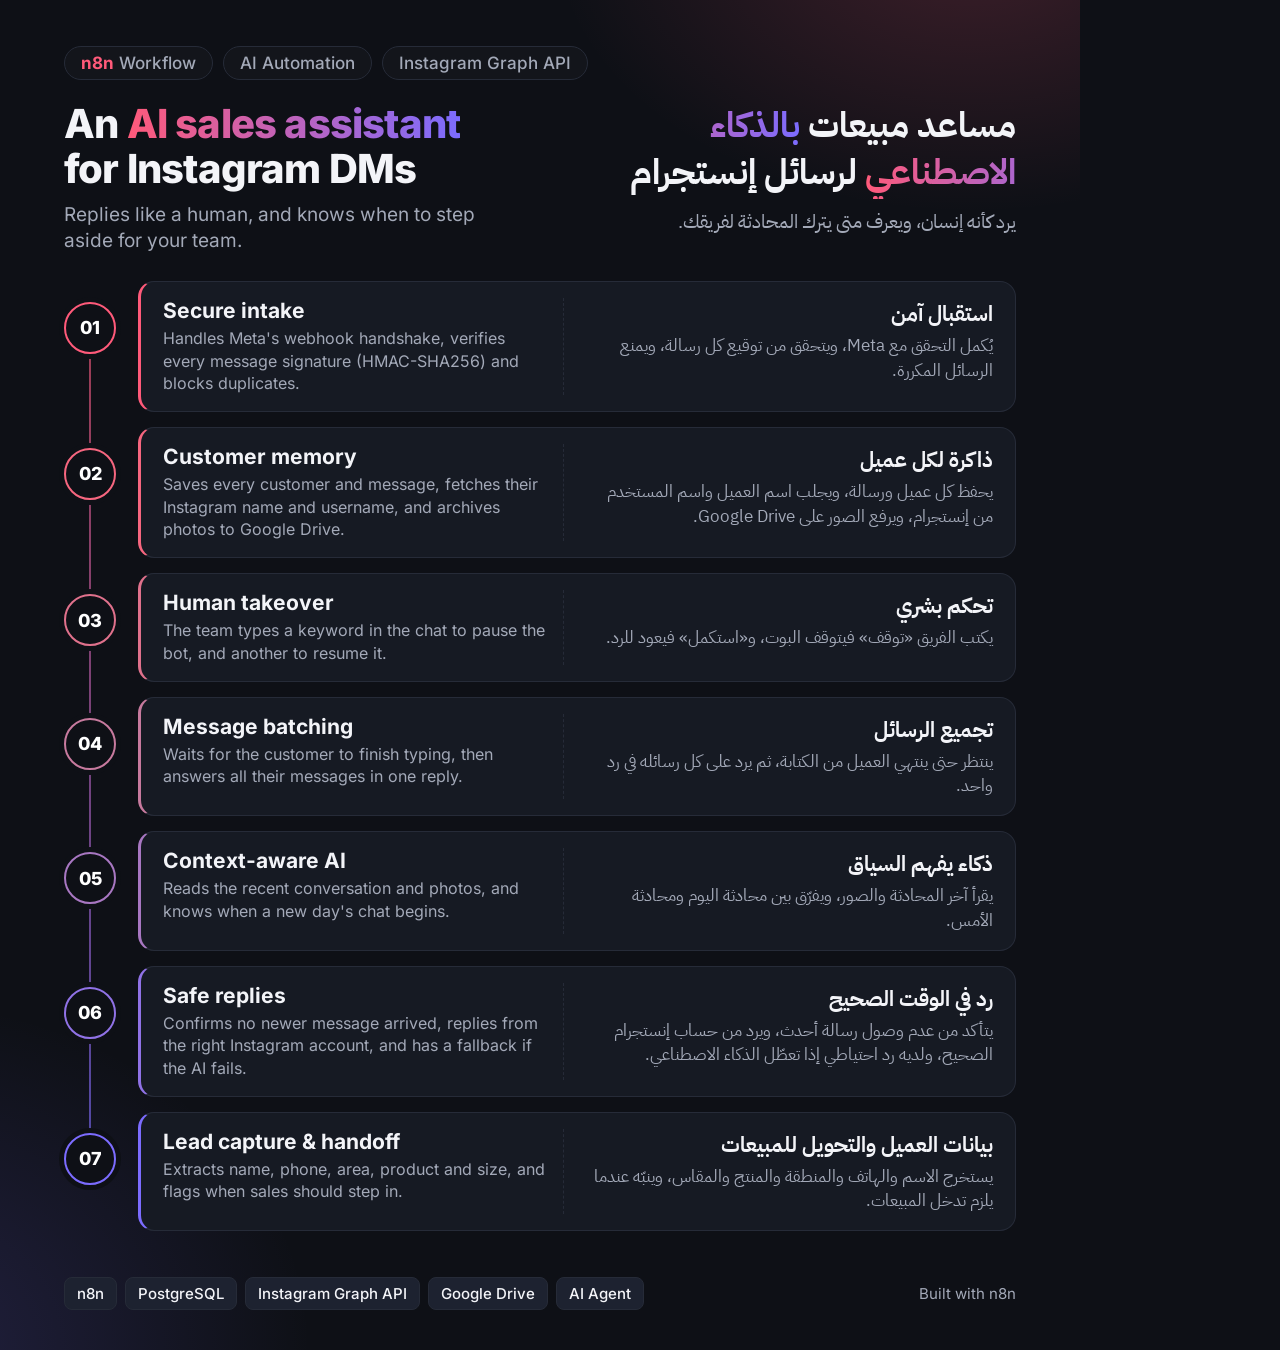
<file: linkedin/instagram/instagram-post.html>
<!doctype html>
<html>
<head>
<meta charset="utf-8">
<link rel="stylesheet" href="fonts/fonts.css">
<style>
  :root {
    --bg: #0e1016;
    --card: #161a23;
    --line: #262b38;
    --text: #f3f4f8;
    --muted: #a3a9b8;
    --accent: #ff5a7a;
    --accent2: #7c6cff;
  }
  * { box-sizing: border-box; margin: 0; padding: 0; }
  body {
    width: 1080px; height: 1350px; overflow: hidden;
    background: var(--bg);
    color: var(--text);
    font-family: "Inter", "IBM Plex Sans Arabic", sans-serif;
    position: relative;
  }
  .glow {
    position: absolute; inset: 0;
    background:
      radial-gradient(600px 400px at 90% -5%, rgba(255,90,122,.20), transparent 70%),
      radial-gradient(600px 500px at -10% 100%, rgba(124,108,255,.18), transparent 70%);
  }
  .wrap { position: relative; padding: 46px 64px 0; }
  .ar { font-family: "IBM Plex Sans Arabic", sans-serif; direction: rtl; text-align: right; }

  .chips { display: flex; gap: 10px; }
  .chip {
    font-size: 17px; font-weight: 500; color: var(--muted);
    border: 1px solid var(--line); border-radius: 999px; padding: 6px 16px;
    background: rgba(255,255,255,.02);
  }
  .chip b { color: var(--accent); font-weight: 700; }

  .head { display: grid; grid-template-columns: 1fr 1fr; gap: 40px; margin-top: 22px; }
  h1 { font-size: 40px; line-height: 1.12; font-weight: 800; letter-spacing: -0.02em; }
  h1 em { font-style: normal; background: linear-gradient(90deg, var(--accent), var(--accent2)); -webkit-background-clip: text; color: transparent; }
  .head .ar h1 { font-size: 35px; line-height: 1.35; font-weight: 700; letter-spacing: 0; }
  .sub { margin-top: 10px; font-size: 19px; line-height: 1.4; color: var(--muted); }
  .head .ar .sub { font-size: 19px; line-height: 1.6; }

  .steps { position: relative; margin-top: 26px; }
  .rail {
    position: absolute; left: 25px; top: 40px; bottom: 90px; width: 2px;
    background: linear-gradient(var(--accent), var(--accent2));
    opacity: .6;
  }
  .step { position: relative; display: flex; gap: 22px; align-items: stretch; margin-bottom: 15px; }
  .num {
    flex: none; width: 52px; height: 52px; border-radius: 50%;
    display: grid; place-items: center;
    font-size: 18px; font-weight: 800; color: #fff;
    background: var(--bg); border: 2px solid var(--c);
    box-shadow: 0 0 0 5px var(--bg);
    margin-top: 21px; position: relative; z-index: 1;
  }
  .card {
    flex: 1; background: var(--card); border: 1px solid var(--line);
    border-radius: 16px; padding: 16px 22px;
    display: grid; grid-template-columns: 1fr 1fr; column-gap: 28px;
    border-left: 3px solid var(--c);
  }
  .card h3 { font-size: 21px; font-weight: 700; margin-bottom: 4px; }
  .card .ar h3 { font-size: 21px; }
  .card p { font-size: 16px; line-height: 1.42; color: var(--muted); }
  .card .ar p { font-size: 16.5px; line-height: 1.5; }
  .card .en { padding-right: 14px; border-right: 1px dashed var(--line); }

  .foot {
    position: absolute; left: 64px; right: 64px; bottom: 40px;
    display: flex; justify-content: space-between; align-items: center;
  }
  .stack { display: flex; gap: 8px; flex-wrap: wrap; }
  .stack span {
    font-size: 15px; font-weight: 500; color: var(--text);
    background: #1d2230; border: 1px solid var(--line); border-radius: 8px; padding: 6px 12px;
  }
  .tag { font-size: 15px; color: var(--muted); }
</style>
</head>
<body>
<div class="glow"></div>
<div class="wrap">
  <div class="chips">
    <span class="chip"><b>n8n</b> Workflow</span>
    <span class="chip">AI Automation</span>
    <span class="chip">Instagram Graph API</span>
  </div>

  <div class="head">
    <div>
      <h1>An <em>AI sales assistant</em> for Instagram DMs</h1>
      <p class="sub">Replies like a human, and knows when to step aside for your team.</p>
    </div>
    <div class="ar">
      <h1>مساعد مبيعات <em>بالذكاء الاصطناعي</em> لرسائل إنستجرام</h1>
      <p class="sub">يرد كأنه إنسان، ويعرف متى يترك المحادثة لفريقك.</p>
    </div>
  </div>

  <div class="steps">
    <div class="rail"></div>

    <div class="step" style="--c:#ff5a7a">
      <div class="num">01</div>
      <div class="card">
        <div class="en"><h3>Secure intake</h3><p>Handles Meta's webhook handshake, verifies every message signature (HMAC-SHA256) and blocks duplicates.</p></div>
        <div class="ar"><h3>استقبال آمن</h3><p>يُكمل التحقق مع Meta، ويتحقق من توقيع كل رسالة، ويمنع الرسائل المكررة.</p></div>
      </div>
    </div>

    <div class="step" style="--c:#f6667f">
      <div class="num">02</div>
      <div class="card">
        <div class="en"><h3>Customer memory</h3><p>Saves every customer and message, fetches their Instagram name and username, and archives photos to Google Drive.</p></div>
        <div class="ar"><h3>ذاكرة لكل عميل</h3><p>يحفظ كل عميل ورسالة، ويجلب اسم العميل واسم المستخدم من إنستجرام، ويرفع الصور على Google Drive.</p></div>
      </div>
    </div>

    <div class="step" style="--c:#e0718c">
      <div class="num">03</div>
      <div class="card">
        <div class="en"><h3>Human takeover</h3><p>The team types a keyword in the chat to pause the bot, and another to resume it.</p></div>
        <div class="ar"><h3>تحكم بشري</h3><p>يكتب الفريق «توقف» فيتوقف البوت، و«استكمل» فيعود للرد.</p></div>
      </div>
    </div>

    <div class="step" style="--c:#c77a9e">
      <div class="num">04</div>
      <div class="card">
        <div class="en"><h3>Message batching</h3><p>Waits for the customer to finish typing, then answers all their messages in one reply.</p></div>
        <div class="ar"><h3>تجميع الرسائل</h3><p>ينتظر حتى ينتهي العميل من الكتابة، ثم يرد على كل رسائله في رد واحد.</p></div>
      </div>
    </div>

    <div class="step" style="--c:#a877c2">
      <div class="num">05</div>
      <div class="card">
        <div class="en"><h3>Context-aware AI</h3><p>Reads the recent conversation and photos, and knows when a new day's chat begins.</p></div>
        <div class="ar"><h3>ذكاء يفهم السياق</h3><p>يقرأ آخر المحادثة والصور، ويفرّق بين محادثة اليوم ومحادثة الأمس.</p></div>
      </div>
    </div>

    <div class="step" style="--c:#9072e6">
      <div class="num">06</div>
      <div class="card">
        <div class="en"><h3>Safe replies</h3><p>Confirms no newer message arrived, replies from the right Instagram account, and has a fallback if the AI fails.</p></div>
        <div class="ar"><h3>رد في الوقت الصحيح</h3><p>يتأكد من عدم وصول رسالة أحدث، ويرد من حساب إنستجرام الصحيح، ولديه رد احتياطي إذا تعطّل الذكاء الاصطناعي.</p></div>
      </div>
    </div>

    <div class="step" style="--c:#7c6cff">
      <div class="num">07</div>
      <div class="card">
        <div class="en"><h3>Lead capture &amp; handoff</h3><p>Extracts name, phone, area, product and size, and flags when sales should step in.</p></div>
        <div class="ar"><h3>بيانات العميل والتحويل للمبيعات</h3><p>يستخرج الاسم والهاتف والمنطقة والمنتج والمقاس، وينبّه عندما يلزم تدخل المبيعات.</p></div>
      </div>
    </div>
  </div>
</div>

<div class="foot">
  <div class="stack">
    <span>n8n</span><span>PostgreSQL</span><span>Instagram Graph API</span><span>Google Drive</span><span>AI Agent</span>
  </div>
  <div class="tag">Built with n8n</div>
</div>
</body>
</html>
</file>
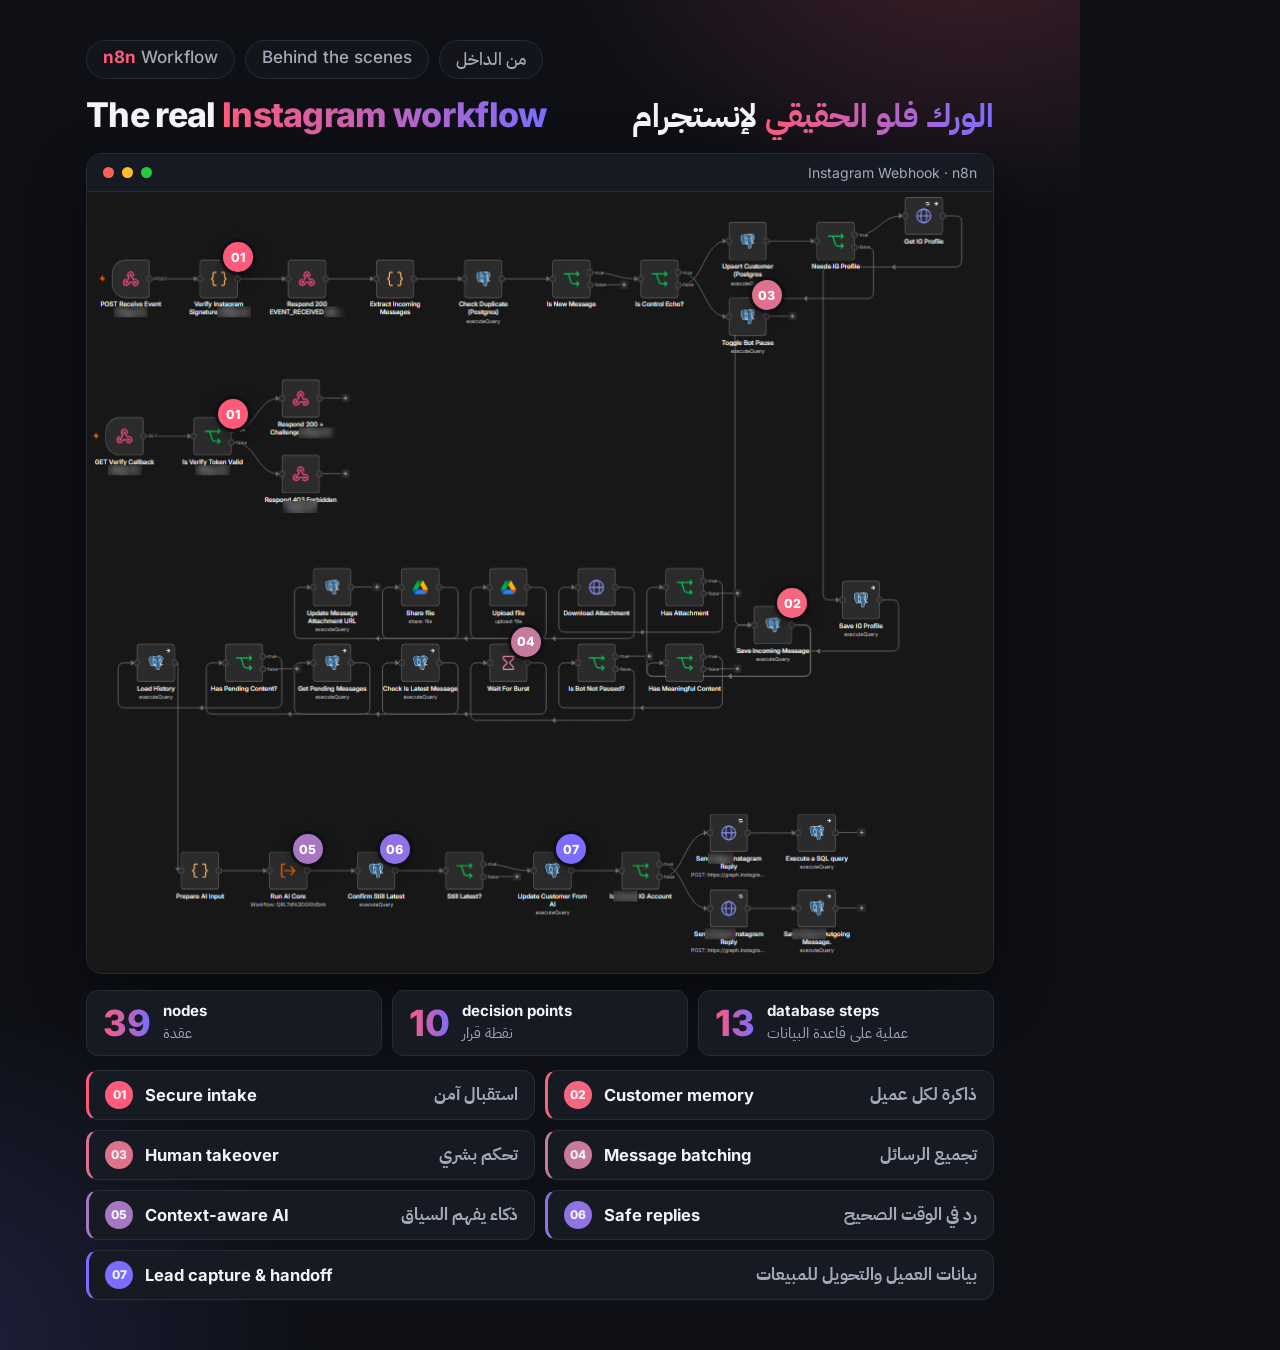
<file: linkedin/instagram/instagram-real.html>
<!doctype html><html><head><meta charset="utf-8"><link rel="stylesheet" href="fonts/fonts.css"><style>
:root{--bg:#0e1016;--card:#161a23;--line:#262b38;--text:#f3f4f8;--muted:#a3a9b8;--accent:#ff5a7a;--accent2:#7c6cff}
*{box-sizing:border-box;margin:0;padding:0}
body{width:1080px;height:1350px;overflow:hidden;background:var(--bg);color:var(--text);font-family:"Inter","IBM Plex Sans Arabic",sans-serif;position:relative}
.glow{position:absolute;inset:0;background:radial-gradient(600px 400px at 90% -5%,rgba(255,90,122,.20),transparent 70%),radial-gradient(600px 500px at -10% 100%,rgba(124,108,255,.18),transparent 70%)}
.wrap{position:relative;padding:40px 86px 0}
.inner{padding:0}
.ar{font-family:"IBM Plex Sans Arabic",sans-serif;direction:rtl;text-align:right}
.chips{display:flex;gap:10px}
.chip{font-size:17px;font-weight:500;color:var(--muted);border:1px solid var(--line);border-radius:999px;padding:6px 16px;background:rgba(255,255,255,.02)}
.chip b{color:var(--accent);font-weight:700}
.head{display:flex;justify-content:space-between;align-items:baseline;margin-top:16px}
h1{font-size:34px;line-height:1.15;font-weight:800;letter-spacing:-.02em}
h1 em{font-style:normal;background:linear-gradient(90deg,var(--accent),var(--accent2));-webkit-background-clip:text;color:transparent}
.head .ar h1{font-size:32px;font-weight:700;letter-spacing:0}
.win{margin-top:18px;border:1px solid var(--line);border-radius:16px;overflow:hidden;background:#1a1a1a;box-shadow:0 20px 60px rgba(0,0,0,.45)}
.bar{height:38px;display:flex;align-items:center;gap:8px;padding:0 16px;background:var(--card);border-bottom:1px solid var(--line)}
.dot{width:11px;height:11px;border-radius:50%}
.bar .t{margin-left:auto;font-size:14px;color:var(--muted)}
.shot{position:relative}
.shot img{display:block;width:100%}
.mk{position:absolute;transform:translate(-50%,-50%);width:30px;height:30px;border-radius:50%;background:var(--c);color:#fff;font-size:12.5px;font-weight:800;display:grid;place-items:center;box-shadow:0 0 0 3px rgba(14,16,22,.85),0 4px 14px rgba(0,0,0,.5)}
.legend{margin-top:14px;display:grid;grid-template-columns:1fr 1fr;gap:10px}
.li{display:flex;align-items:center;gap:12px;background:var(--card);border:1px solid var(--line);border-left:3px solid var(--c);border-radius:12px;padding:10px 16px}
.li .n{flex:none;width:28px;height:28px;border-radius:50%;background:var(--c);display:grid;place-items:center;font-size:12px;font-weight:800}
.li .en{font-size:16.5px;font-weight:600}
.li .ar{margin-left:auto;font-size:16.5px;font-weight:600;color:var(--muted)}
.li:last-child{grid-column:1/-1}
.stats{margin-top:16px;display:grid;grid-template-columns:repeat(3,1fr);gap:10px}
.st{background:var(--card);border:1px solid var(--line);border-radius:12px;padding:10px 16px;display:grid;grid-template-columns:auto 1fr;column-gap:12px;align-items:center}
.st b{grid-row:span 2;font-size:36px;font-weight:800;background:linear-gradient(90deg,var(--accent),var(--accent2));-webkit-background-clip:text;color:transparent}
.st .en{font-size:15px;font-weight:600}
.st .ar{font-size:15px;color:var(--muted);text-align:left;direction:rtl;justify-self:start}
.foot{position:absolute;left:86px;right:86px;bottom:28px;display:flex;justify-content:flex-end;align-items:center}
.stack{display:flex;gap:8px}
.stack span{font-size:15px;font-weight:500;background:#1d2230;border:1px solid var(--line);border-radius:8px;padding:6px 12px}
.tag{font-size:15px;color:var(--muted)}
</style></head><body><div class="glow"></div><div class="wrap">
<div class="inner">
<div class="chips"><span class="chip"><b>n8n</b> Workflow</span><span class="chip">Behind the scenes</span><span class="chip ar">من الداخل</span></div>
<div class="head"><h1>The real <em>Instagram workflow</em></h1><div class="ar"><h1><em>الورك فلو الحقيقي</em> لإنستجرام</h1></div></div>
</div>
<div class="win"><div class="bar"><span class="dot" style="background:#ff5f57"></span><span class="dot" style="background:#febc2e"></span><span class="dot" style="background:#28c840"></span><span class="t">Instagram Webhook · n8n</span></div>
<div class="shot"><img src="ig_blur.png">
<div class="mk" style="left:16.67%;top:8.40%;--c:#ff5a7a">01</div>
<div class="mk" style="left:16.12%;top:28.50%;--c:#ff5a7a">01</div>
<div class="mk" style="left:77.85%;top:52.67%;--c:#f6667f">02</div>
<div class="mk" style="left:75.00%;top:13.23%;--c:#e0718c">03</div>
<div class="mk" style="left:48.46%;top:57.63%;--c:#c77a9e">04</div>
<div class="mk" style="left:24.34%;top:84.22%;--c:#a877c2">05</div>
<div class="mk" style="left:33.99%;top:84.22%;--c:#9072e6">06</div>
<div class="mk" style="left:53.40%;top:84.22%;--c:#7c6cff">07</div>
</div></div>
<div class="stats">
<div class="st"><b>39</b><span class="en">nodes</span><span class="ar">عقدة</span></div>
<div class="st"><b>10</b><span class="en">decision points</span><span class="ar">نقطة قرار</span></div>
<div class="st"><b>13</b><span class="en">database steps</span><span class="ar">عملية على قاعدة البيانات</span></div>
</div>
<div class="legend">
<div class="li" style="--c:#ff5a7a"><span class="n">01</span><span class="en">Secure intake</span><span class="ar">استقبال آمن</span></div>
<div class="li" style="--c:#f6667f"><span class="n">02</span><span class="en">Customer memory</span><span class="ar">ذاكرة لكل عميل</span></div>
<div class="li" style="--c:#e0718c"><span class="n">03</span><span class="en">Human takeover</span><span class="ar">تحكم بشري</span></div>
<div class="li" style="--c:#c77a9e"><span class="n">04</span><span class="en">Message batching</span><span class="ar">تجميع الرسائل</span></div>
<div class="li" style="--c:#a877c2"><span class="n">05</span><span class="en">Context-aware AI</span><span class="ar">ذكاء يفهم السياق</span></div>
<div class="li" style="--c:#9072e6"><span class="n">06</span><span class="en">Safe replies</span><span class="ar">رد في الوقت الصحيح</span></div>
<div class="li" style="--c:#7c6cff"><span class="n">07</span><span class="en">Lead capture &amp; handoff</span><span class="ar">بيانات العميل والتحويل للمبيعات</span></div>
</div></div>
<div class="foot"></div>
</body></html>
</file>
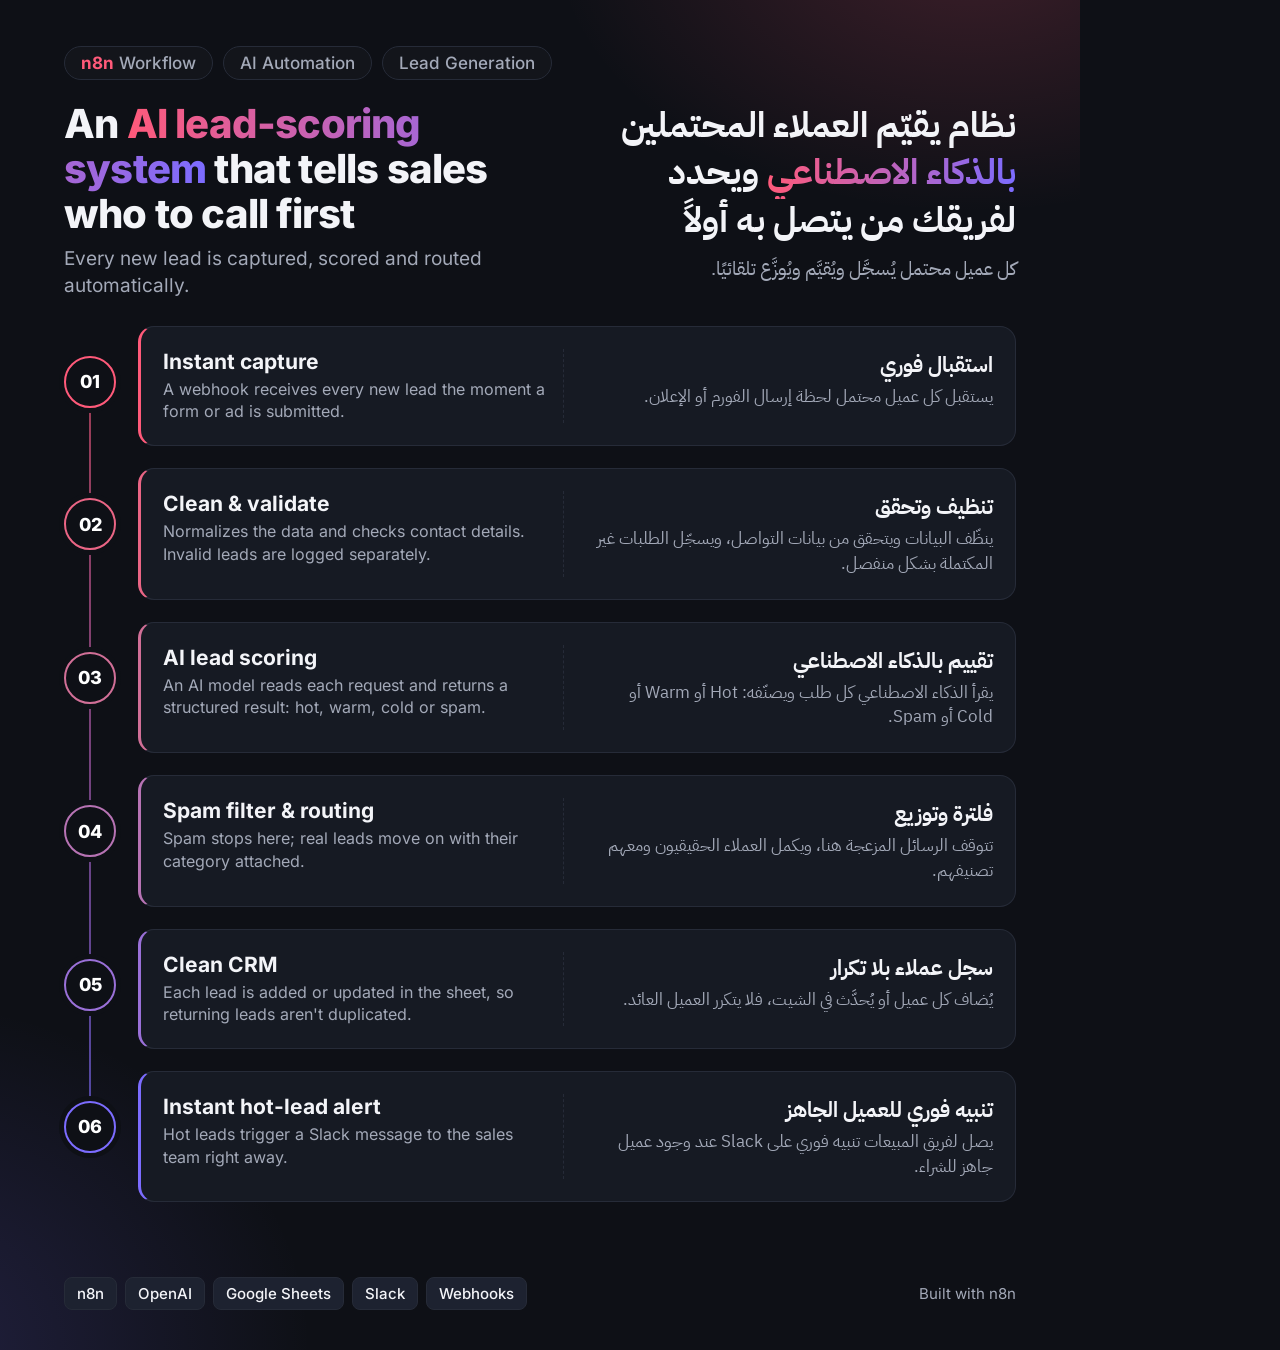
<file: linkedin/lead-radar/lead-radar-post.html>
<!doctype html>
<html>
<head>
<meta charset="utf-8">
<link rel="stylesheet" href="fonts/fonts.css">
<style>
  :root {
    --bg: #0e1016;
    --card: #161a23;
    --line: #262b38;
    --text: #f3f4f8;
    --muted: #a3a9b8;
    --accent: #ff5a7a;
    --accent2: #7c6cff;
  }
  * { box-sizing: border-box; margin: 0; padding: 0; }
  body {
    width: 1080px; height: 1350px; overflow: hidden;
    background: var(--bg);
    color: var(--text);
    font-family: "Inter", "IBM Plex Sans Arabic", sans-serif;
    position: relative;
  }
  .glow {
    position: absolute; inset: 0;
    background:
      radial-gradient(600px 400px at 90% -5%, rgba(255,90,122,.20), transparent 70%),
      radial-gradient(600px 500px at -10% 100%, rgba(124,108,255,.18), transparent 70%);
  }
  .wrap { position: relative; padding: 46px 64px 0; }
  .ar { font-family: "IBM Plex Sans Arabic", sans-serif; direction: rtl; text-align: right; }

  .chips { display: flex; gap: 10px; }
  .chip {
    font-size: 17px; font-weight: 500; color: var(--muted);
    border: 1px solid var(--line); border-radius: 999px; padding: 6px 16px;
    background: rgba(255,255,255,.02);
  }
  .chip b { color: var(--accent); font-weight: 700; }

  .head { display: grid; grid-template-columns: 1fr 1fr; gap: 40px; margin-top: 22px; }
  h1 { font-size: 40px; line-height: 1.12; font-weight: 800; letter-spacing: -0.02em; }
  h1 em { font-style: normal; background: linear-gradient(90deg, var(--accent), var(--accent2)); -webkit-background-clip: text; color: transparent; }
  .head .ar h1 { font-size: 35px; line-height: 1.35; font-weight: 700; letter-spacing: 0; }
  .sub { margin-top: 10px; font-size: 19px; line-height: 1.4; color: var(--muted); }
  .head .ar .sub { font-size: 19px; line-height: 1.6; }

  .steps { position: relative; margin-top: 26px; }
  .rail {
    position: absolute; left: 25px; top: 40px; bottom: 90px; width: 2px;
    background: linear-gradient(var(--accent), var(--accent2));
    opacity: .6;
  }
  .step { position: relative; display: flex; gap: 22px; align-items: stretch; margin-bottom: 22px; }
  .num {
    flex: none; width: 52px; height: 52px; border-radius: 50%;
    display: grid; place-items: center;
    font-size: 18px; font-weight: 800; color: #fff;
    background: var(--bg); border: 2px solid var(--c);
    box-shadow: 0 0 0 5px var(--bg);
    margin-top: 30px; position: relative; z-index: 1;
  }
  .card {
    flex: 1; background: var(--card); border: 1px solid var(--line);
    border-radius: 16px; padding: 22px 22px;
    display: grid; grid-template-columns: 1fr 1fr; column-gap: 28px;
    border-left: 3px solid var(--c);
  }
  .card h3 { font-size: 21px; font-weight: 700; margin-bottom: 4px; }
  .card .ar h3 { font-size: 21px; }
  .card p { font-size: 16px; line-height: 1.42; color: var(--muted); }
  .card .ar p { font-size: 16.5px; line-height: 1.5; }
  .card .en { padding-right: 14px; border-right: 1px dashed var(--line); }

  .foot {
    position: absolute; left: 64px; right: 64px; bottom: 40px;
    display: flex; justify-content: space-between; align-items: center;
  }
  .stack { display: flex; gap: 8px; flex-wrap: wrap; }
  .stack span {
    font-size: 15px; font-weight: 500; color: var(--text);
    background: #1d2230; border: 1px solid var(--line); border-radius: 8px; padding: 6px 12px;
  }
  .tag { font-size: 15px; color: var(--muted); }
</style>
</head>
<body>
<div class="glow"></div>
<div class="wrap">
  <div class="chips">
    <span class="chip"><b>n8n</b> Workflow</span>
    <span class="chip">AI Automation</span>
    <span class="chip">Lead Generation</span>
  </div>

  <div class="head">
    <div>
      <h1>An <em>AI lead-scoring system</em> that tells sales who to call first</h1>
      <p class="sub">Every new lead is captured, scored and routed automatically.</p>
    </div>
    <div class="ar">
      <h1>نظام يقيّم العملاء المحتملين <em>بالذكاء الاصطناعي</em> ويحدد لفريقك من يتصل به أولاً</h1>
      <p class="sub">كل عميل محتمل يُسجَّل ويُقيَّم ويُوزَّع تلقائيًا.</p>
    </div>
  </div>

  <div class="steps">
    <div class="rail"></div>
    <div class="step" style="--c:#ff5a7a">
      <div class="num">01</div>
      <div class="card">
        <div class="en"><h3>Instant capture</h3><p>A webhook receives every new lead the moment a form or ad is submitted.</p></div>
        <div class="ar"><h3>استقبال فوري</h3><p>يستقبل كل عميل محتمل لحظة إرسال الفورم أو الإعلان.</p></div>
      </div>
    </div>
    <div class="step" style="--c:#ea6585">
      <div class="num">02</div>
      <div class="card">
        <div class="en"><h3>Clean &amp; validate</h3><p>Normalizes the data and checks contact details. Invalid leads are logged separately.</p></div>
        <div class="ar"><h3>تنظيف وتحقق</h3><p>ينظّف البيانات ويتحقق من بيانات التواصل، ويسجّل الطلبات غير المكتملة بشكل منفصل.</p></div>
      </div>
    </div>
    <div class="step" style="--c:#d16f97">
      <div class="num">03</div>
      <div class="card">
        <div class="en"><h3>AI lead scoring</h3><p>An AI model reads each request and returns a structured result: hot, warm, cold or spam.</p></div>
        <div class="ar"><h3>تقييم بالذكاء الاصطناعي</h3><p>يقرأ الذكاء الاصطناعي كل طلب ويصنّفه: <bdi>Hot</bdi> أو <bdi>Warm</bdi> أو <bdi>Cold</bdi> أو <bdi>Spam</bdi>.</p></div>
      </div>
    </div>
    <div class="step" style="--c:#b773b4">
      <div class="num">04</div>
      <div class="card">
        <div class="en"><h3>Spam filter &amp; routing</h3><p>Spam stops here; real leads move on with their category attached.</p></div>
        <div class="ar"><h3>فلترة وتوزيع</h3><p>تتوقف الرسائل المزعجة هنا، ويكمل العملاء الحقيقيون ومعهم تصنيفهم.</p></div>
      </div>
    </div>
    <div class="step" style="--c:#9a70d8">
      <div class="num">05</div>
      <div class="card">
        <div class="en"><h3>Clean CRM</h3><p>Each lead is added or updated in the sheet, so returning leads aren't duplicated.</p></div>
        <div class="ar"><h3>سجل عملاء بلا تكرار</h3><p>يُضاف كل عميل أو يُحدَّث في الشيت، فلا يتكرر العميل العائد.</p></div>
      </div>
    </div>
    <div class="step" style="--c:#7c6cff">
      <div class="num">06</div>
      <div class="card">
        <div class="en"><h3>Instant hot-lead alert</h3><p>Hot leads trigger a Slack message to the sales team right away.</p></div>
        <div class="ar"><h3>تنبيه فوري للعميل الجاهز</h3><p>يصل لفريق المبيعات تنبيه فوري على <bdi>Slack</bdi> عند وجود عميل جاهز للشراء.</p></div>
      </div>
    </div>
  </div>
</div>

<div class="foot">
  <div class="stack">
    <span>n8n</span><span>OpenAI</span><span>Google Sheets</span><span>Slack</span><span>Webhooks</span>
  </div>
  <div class="tag">Built with n8n</div>
</div>
</body>
</html>
</file>
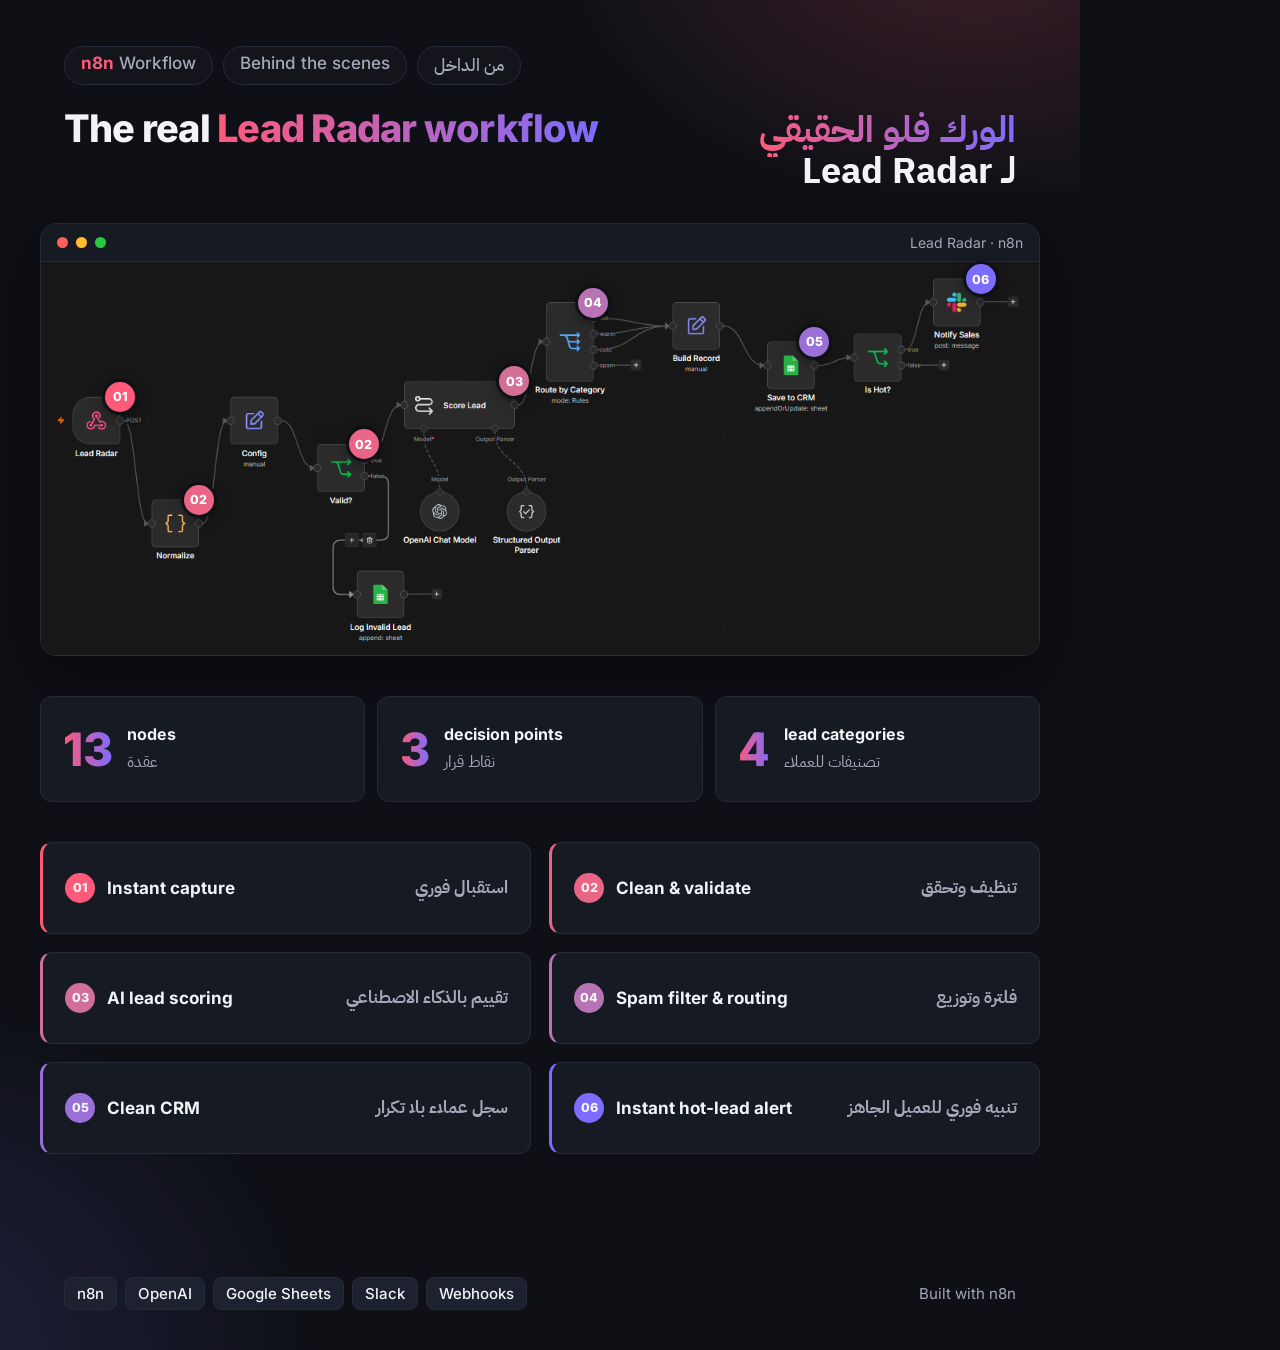
<file: linkedin/lead-radar/lead-radar-real.html>
<!doctype html><html><head><meta charset="utf-8"><link rel="stylesheet" href="fonts/fonts.css"><style>
:root{--bg:#0e1016;--card:#161a23;--line:#262b38;--text:#f3f4f8;--muted:#a3a9b8;--accent:#ff5a7a;--accent2:#7c6cff}
*{box-sizing:border-box;margin:0;padding:0}
body{width:1080px;height:1350px;overflow:hidden;background:var(--bg);color:var(--text);font-family:"Inter","IBM Plex Sans Arabic",sans-serif;position:relative}
.glow{position:absolute;inset:0;background:radial-gradient(600px 400px at 90% -5%,rgba(255,90,122,.20),transparent 70%),radial-gradient(600px 500px at -10% 100%,rgba(124,108,255,.18),transparent 70%)}
.wrap{position:relative;padding:46px 40px 0}
.inner{padding:0 24px}
.ar{font-family:"IBM Plex Sans Arabic",sans-serif;direction:rtl;text-align:right}
.chips{display:flex;gap:10px}
.chip{font-size:17px;font-weight:500;color:var(--muted);border:1px solid var(--line);border-radius:999px;padding:6px 16px;background:rgba(255,255,255,.02)}
.chip b{color:var(--accent);font-weight:700}
.head{display:flex;justify-content:space-between;align-items:baseline;margin-top:22px}
h1{font-size:38px;line-height:1.12;font-weight:800;letter-spacing:-.02em}
h1 em{font-style:normal;background:linear-gradient(90deg,var(--accent),var(--accent2));-webkit-background-clip:text;color:transparent}
.head .ar h1{font-size:36px;line-height:1.15;font-weight:700;letter-spacing:0}
.sub{margin-top:10px;font-size:19px;line-height:1.4;color:var(--muted)}
.head .ar .sub{line-height:1.6}
.win{margin-top:30px;border:1px solid var(--line);border-radius:16px;overflow:hidden;background:#1a1a1a;box-shadow:0 20px 60px rgba(0,0,0,.45)}
.bar{height:38px;display:flex;align-items:center;gap:8px;padding:0 16px;background:var(--card);border-bottom:1px solid var(--line)}
.dot{width:11px;height:11px;border-radius:50%}
.bar .t{margin-left:auto;font-size:14px;color:var(--muted)}
.shot{position:relative}
.shot img{display:block;width:100%}
.mk{position:absolute;transform:translate(-50%,-50%);width:30px;height:30px;border-radius:50%;background:var(--c);color:#fff;font-size:12.5px;font-weight:800;display:grid;place-items:center;box-shadow:0 0 0 3px rgba(14,16,22,.85),0 4px 14px rgba(0,0,0,.5)}
.legend{margin-top:40px;display:grid;grid-template-columns:1fr 1fr;gap:18px}
.li{display:flex;align-items:center;gap:12px;background:var(--card);border:1px solid var(--line);border-left:3px solid var(--c);border-radius:12px;padding:30px 22px}
.li .n{flex:none;width:30px;height:30px;border-radius:50%;background:var(--c);display:grid;place-items:center;font-size:12.5px;font-weight:800}
.li .en{font-size:17px;font-weight:600}
.li .ar{margin-left:auto;font-size:17px;font-weight:600;color:var(--muted)}

.stats{margin-top:40px;display:grid;grid-template-columns:repeat(3,1fr);gap:12px}.st{background:var(--card);border:1px solid var(--line);border-radius:12px;padding:24px 22px;display:grid;grid-template-columns:auto 1fr;column-gap:14px;align-items:center}.st b{grid-row:span 2;font-size:46px;font-weight:800;background:linear-gradient(90deg,var(--accent),var(--accent2));-webkit-background-clip:text;color:transparent}.st .en{font-size:16px;font-weight:600}.st .ar{font-size:16px;color:var(--muted);text-align:left;direction:rtl;justify-self:start}
.foot{position:absolute;left:64px;right:64px;bottom:40px;display:flex;justify-content:space-between;align-items:center}
.stack{display:flex;gap:8px}
.stack span{font-size:15px;font-weight:500;background:#1d2230;border:1px solid var(--line);border-radius:8px;padding:6px 12px}
.tag{font-size:15px;color:var(--muted)}
</style></head><body><div class="glow"></div><div class="wrap">
<div class="inner">
<div class="chips"><span class="chip"><b>n8n</b> Workflow</span><span class="chip">Behind the scenes</span><span class="chip ar">من الداخل</span></div>
<div class="head"><h1>The real <em>Lead Radar workflow</em></h1><div class="ar"><h1><em>الورك فلو الحقيقي</em><br>لـ <bdi style="white-space:nowrap">Lead Radar</bdi></h1></div></div>
</div>
<div class="win"><div class="bar"><span class="dot" style="background:#ff5f57"></span><span class="dot" style="background:#febc2e"></span><span class="dot" style="background:#28c840"></span><span class="t">Lead Radar · n8n</span></div>
<div class="shot"><img src="lr_shot.png">
<div class="mk" style="left:7.95%;top:34.40%;--c:#ff5a7a">01</div>
<div class="mk" style="left:15.83%;top:60.60%;--c:#ea6585">02</div>
<div class="mk" style="left:32.36%;top:46.40%;--c:#ea6585">02</div>
<div class="mk" style="left:47.40%;top:30.40%;--c:#d16f97">03</div>
<div class="mk" style="left:55.35%;top:10.40%;--c:#b773b4">04</div>
<div class="mk" style="left:77.48%;top:20.40%;--c:#9a70d8">05</div>
<div class="mk" style="left:94.17%;top:4.40%;--c:#7c6cff">06</div>
</div></div>
<div class="stats">
<div class="st"><b>13</b><span class="en">nodes</span><span class="ar">عقدة</span></div>
<div class="st"><b>3</b><span class="en">decision points</span><span class="ar">نقاط قرار</span></div>
<div class="st"><b>4</b><span class="en">lead categories</span><span class="ar">تصنيفات للعملاء</span></div>
</div>
<div class="legend inner" style="padding:0">
<div class="li" style="--c:#ff5a7a"><span class="n">01</span><span class="en">Instant capture</span><span class="ar">استقبال فوري</span></div>
<div class="li" style="--c:#ea6585"><span class="n">02</span><span class="en">Clean &amp; validate</span><span class="ar">تنظيف وتحقق</span></div>
<div class="li" style="--c:#d16f97"><span class="n">03</span><span class="en">AI lead scoring</span><span class="ar">تقييم بالذكاء الاصطناعي</span></div>
<div class="li" style="--c:#b773b4"><span class="n">04</span><span class="en">Spam filter &amp; routing</span><span class="ar">فلترة وتوزيع</span></div>
<div class="li" style="--c:#9a70d8"><span class="n">05</span><span class="en">Clean CRM</span><span class="ar">سجل عملاء بلا تكرار</span></div>
<div class="li" style="--c:#7c6cff"><span class="n">06</span><span class="en">Instant hot-lead alert</span><span class="ar">تنبيه فوري للعميل الجاهز</span></div>
</div></div>
<div class="foot"><div class="stack"><span>n8n</span><span>OpenAI</span><span>Google Sheets</span><span>Slack</span><span>Webhooks</span></div><div class="tag">Built with n8n</div></div>
</body></html>
</file>
<file: linkedin/fonts/fonts.css>
/* arabic */
@font-face {
  font-family: 'IBM Plex Sans Arabic';
  font-style: normal;
  font-weight: 400;
  font-display: swap;
  src: url(996c06073b.woff2) format('woff2');
  unicode-range: U+0600-06FF, U+0750-077F, U+0870-088E, U+0890-0891, U+0897-08E1, U+08E3-08FF, U+200C-200E, U+2010-2011, U+204F, U+2E41, U+FB50-FDFF, U+FE70-FE74, U+FE76-FEFC, U+102E0-102FB, U+10E60-10E7E, U+10EC2-10EC4, U+10EFC-10EFF, U+1EE00-1EE03, U+1EE05-1EE1F, U+1EE21-1EE22, U+1EE24, U+1EE27, U+1EE29-1EE32, U+1EE34-1EE37, U+1EE39, U+1EE3B, U+1EE42, U+1EE47, U+1EE49, U+1EE4B, U+1EE4D-1EE4F, U+1EE51-1EE52, U+1EE54, U+1EE57, U+1EE59, U+1EE5B, U+1EE5D, U+1EE5F, U+1EE61-1EE62, U+1EE64, U+1EE67-1EE6A, U+1EE6C-1EE72, U+1EE74-1EE77, U+1EE79-1EE7C, U+1EE7E, U+1EE80-1EE89, U+1EE8B-1EE9B, U+1EEA1-1EEA3, U+1EEA5-1EEA9, U+1EEAB-1EEBB, U+1EEF0-1EEF1;
}
/* cyrillic-ext */
@font-face {
  font-family: 'IBM Plex Sans Arabic';
  font-style: normal;
  font-weight: 400;
  font-display: swap;
  src: url(eab99be85f.woff2) format('woff2');
  unicode-range: U+0460-052F, U+1C80-1C8A, U+20B4, U+2DE0-2DFF, U+A640-A69F, U+FE2E-FE2F;
}
/* latin-ext */
@font-face {
  font-family: 'IBM Plex Sans Arabic';
  font-style: normal;
  font-weight: 400;
  font-display: swap;
  src: url(8d4452e182.woff2) format('woff2');
  unicode-range: U+0100-02BA, U+02BD-02C5, U+02C7-02CC, U+02CE-02D7, U+02DD-02FF, U+0304, U+0308, U+0329, U+1D00-1DBF, U+1E00-1E9F, U+1EF2-1EFF, U+2020, U+20A0-20AB, U+20AD-20C0, U+2113, U+2C60-2C7F, U+A720-A7FF;
}
/* latin */
@font-face {
  font-family: 'IBM Plex Sans Arabic';
  font-style: normal;
  font-weight: 400;
  font-display: swap;
  src: url(771f7d45b8.woff2) format('woff2');
  unicode-range: U+0000-00FF, U+0131, U+0152-0153, U+02BB-02BC, U+02C6, U+02DA, U+02DC, U+0304, U+0308, U+0329, U+2000-206F, U+20AC, U+2122, U+2191, U+2193, U+2212, U+2215, U+FEFF, U+FFFD;
}
/* arabic */
@font-face {
  font-family: 'IBM Plex Sans Arabic';
  font-style: normal;
  font-weight: 500;
  font-display: swap;
  src: url(d4a4167cf8.woff2) format('woff2');
  unicode-range: U+0600-06FF, U+0750-077F, U+0870-088E, U+0890-0891, U+0897-08E1, U+08E3-08FF, U+200C-200E, U+2010-2011, U+204F, U+2E41, U+FB50-FDFF, U+FE70-FE74, U+FE76-FEFC, U+102E0-102FB, U+10E60-10E7E, U+10EC2-10EC4, U+10EFC-10EFF, U+1EE00-1EE03, U+1EE05-1EE1F, U+1EE21-1EE22, U+1EE24, U+1EE27, U+1EE29-1EE32, U+1EE34-1EE37, U+1EE39, U+1EE3B, U+1EE42, U+1EE47, U+1EE49, U+1EE4B, U+1EE4D-1EE4F, U+1EE51-1EE52, U+1EE54, U+1EE57, U+1EE59, U+1EE5B, U+1EE5D, U+1EE5F, U+1EE61-1EE62, U+1EE64, U+1EE67-1EE6A, U+1EE6C-1EE72, U+1EE74-1EE77, U+1EE79-1EE7C, U+1EE7E, U+1EE80-1EE89, U+1EE8B-1EE9B, U+1EEA1-1EEA3, U+1EEA5-1EEA9, U+1EEAB-1EEBB, U+1EEF0-1EEF1;
}
/* cyrillic-ext */
@font-face {
  font-family: 'IBM Plex Sans Arabic';
  font-style: normal;
  font-weight: 500;
  font-display: swap;
  src: url(e002484793.woff2) format('woff2');
  unicode-range: U+0460-052F, U+1C80-1C8A, U+20B4, U+2DE0-2DFF, U+A640-A69F, U+FE2E-FE2F;
}
/* latin-ext */
@font-face {
  font-family: 'IBM Plex Sans Arabic';
  font-style: normal;
  font-weight: 500;
  font-display: swap;
  src: url(cb2e040559.woff2) format('woff2');
  unicode-range: U+0100-02BA, U+02BD-02C5, U+02C7-02CC, U+02CE-02D7, U+02DD-02FF, U+0304, U+0308, U+0329, U+1D00-1DBF, U+1E00-1E9F, U+1EF2-1EFF, U+2020, U+20A0-20AB, U+20AD-20C0, U+2113, U+2C60-2C7F, U+A720-A7FF;
}
/* latin */
@font-face {
  font-family: 'IBM Plex Sans Arabic';
  font-style: normal;
  font-weight: 500;
  font-display: swap;
  src: url(56d983b4e5.woff2) format('woff2');
  unicode-range: U+0000-00FF, U+0131, U+0152-0153, U+02BB-02BC, U+02C6, U+02DA, U+02DC, U+0304, U+0308, U+0329, U+2000-206F, U+20AC, U+2122, U+2191, U+2193, U+2212, U+2215, U+FEFF, U+FFFD;
}
/* arabic */
@font-face {
  font-family: 'IBM Plex Sans Arabic';
  font-style: normal;
  font-weight: 700;
  font-display: swap;
  src: url(3a60784a69.woff2) format('woff2');
  unicode-range: U+0600-06FF, U+0750-077F, U+0870-088E, U+0890-0891, U+0897-08E1, U+08E3-08FF, U+200C-200E, U+2010-2011, U+204F, U+2E41, U+FB50-FDFF, U+FE70-FE74, U+FE76-FEFC, U+102E0-102FB, U+10E60-10E7E, U+10EC2-10EC4, U+10EFC-10EFF, U+1EE00-1EE03, U+1EE05-1EE1F, U+1EE21-1EE22, U+1EE24, U+1EE27, U+1EE29-1EE32, U+1EE34-1EE37, U+1EE39, U+1EE3B, U+1EE42, U+1EE47, U+1EE49, U+1EE4B, U+1EE4D-1EE4F, U+1EE51-1EE52, U+1EE54, U+1EE57, U+1EE59, U+1EE5B, U+1EE5D, U+1EE5F, U+1EE61-1EE62, U+1EE64, U+1EE67-1EE6A, U+1EE6C-1EE72, U+1EE74-1EE77, U+1EE79-1EE7C, U+1EE7E, U+1EE80-1EE89, U+1EE8B-1EE9B, U+1EEA1-1EEA3, U+1EEA5-1EEA9, U+1EEAB-1EEBB, U+1EEF0-1EEF1;
}
/* cyrillic-ext */
@font-face {
  font-family: 'IBM Plex Sans Arabic';
  font-style: normal;
  font-weight: 700;
  font-display: swap;
  src: url(7af684129c.woff2) format('woff2');
  unicode-range: U+0460-052F, U+1C80-1C8A, U+20B4, U+2DE0-2DFF, U+A640-A69F, U+FE2E-FE2F;
}
/* latin-ext */
@font-face {
  font-family: 'IBM Plex Sans Arabic';
  font-style: normal;
  font-weight: 700;
  font-display: swap;
  src: url(56f4289d91.woff2) format('woff2');
  unicode-range: U+0100-02BA, U+02BD-02C5, U+02C7-02CC, U+02CE-02D7, U+02DD-02FF, U+0304, U+0308, U+0329, U+1D00-1DBF, U+1E00-1E9F, U+1EF2-1EFF, U+2020, U+20A0-20AB, U+20AD-20C0, U+2113, U+2C60-2C7F, U+A720-A7FF;
}
/* latin */
@font-face {
  font-family: 'IBM Plex Sans Arabic';
  font-style: normal;
  font-weight: 700;
  font-display: swap;
  src: url(a002f4f19c.woff2) format('woff2');
  unicode-range: U+0000-00FF, U+0131, U+0152-0153, U+02BB-02BC, U+02C6, U+02DA, U+02DC, U+0304, U+0308, U+0329, U+2000-206F, U+20AC, U+2122, U+2191, U+2193, U+2212, U+2215, U+FEFF, U+FFFD;
}
/* cyrillic-ext */
@font-face {
  font-family: 'Inter';
  font-style: normal;
  font-weight: 400;
  font-display: swap;
  src: url(390b907766.woff2) format('woff2');
  unicode-range: U+0460-052F, U+1C80-1C8A, U+20B4, U+2DE0-2DFF, U+A640-A69F, U+FE2E-FE2F;
}
/* cyrillic */
@font-face {
  font-family: 'Inter';
  font-style: normal;
  font-weight: 400;
  font-display: swap;
  src: url(d4047416a6.woff2) format('woff2');
  unicode-range: U+0301, U+0400-045F, U+0490-0491, U+04B0-04B1, U+2116;
}
/* greek-ext */
@font-face {
  font-family: 'Inter';
  font-style: normal;
  font-weight: 400;
  font-display: swap;
  src: url(a656acc858.woff2) format('woff2');
  unicode-range: U+1F00-1FFF;
}
/* greek */
@font-face {
  font-family: 'Inter';
  font-style: normal;
  font-weight: 400;
  font-display: swap;
  src: url(9f07a5502c.woff2) format('woff2');
  unicode-range: U+0370-0377, U+037A-037F, U+0384-038A, U+038C, U+038E-03A1, U+03A3-03FF;
}
/* vietnamese */
@font-face {
  font-family: 'Inter';
  font-style: normal;
  font-weight: 400;
  font-display: swap;
  src: url(0583c36d6d.woff2) format('woff2');
  unicode-range: U+0102-0103, U+0110-0111, U+0128-0129, U+0168-0169, U+01A0-01A1, U+01AF-01B0, U+0300-0301, U+0303-0304, U+0308-0309, U+0323, U+0329, U+1EA0-1EF9, U+20AB;
}
/* latin-ext */
@font-face {
  font-family: 'Inter';
  font-style: normal;
  font-weight: 400;
  font-display: swap;
  src: url(ba68014684.woff2) format('woff2');
  unicode-range: U+0100-02BA, U+02BD-02C5, U+02C7-02CC, U+02CE-02D7, U+02DD-02FF, U+0304, U+0308, U+0329, U+1D00-1DBF, U+1E00-1E9F, U+1EF2-1EFF, U+2020, U+20A0-20AB, U+20AD-20C0, U+2113, U+2C60-2C7F, U+A720-A7FF;
}
/* latin */
@font-face {
  font-family: 'Inter';
  font-style: normal;
  font-weight: 400;
  font-display: swap;
  src: url(1fab01e7b4.woff2) format('woff2');
  unicode-range: U+0000-00FF, U+0131, U+0152-0153, U+02BB-02BC, U+02C6, U+02DA, U+02DC, U+0304, U+0308, U+0329, U+2000-206F, U+20AC, U+2122, U+2191, U+2193, U+2212, U+2215, U+FEFF, U+FFFD;
}
/* cyrillic-ext */
@font-face {
  font-family: 'Inter';
  font-style: normal;
  font-weight: 500;
  font-display: swap;
  src: url(390b907766.woff2) format('woff2');
  unicode-range: U+0460-052F, U+1C80-1C8A, U+20B4, U+2DE0-2DFF, U+A640-A69F, U+FE2E-FE2F;
}
/* cyrillic */
@font-face {
  font-family: 'Inter';
  font-style: normal;
  font-weight: 500;
  font-display: swap;
  src: url(d4047416a6.woff2) format('woff2');
  unicode-range: U+0301, U+0400-045F, U+0490-0491, U+04B0-04B1, U+2116;
}
/* greek-ext */
@font-face {
  font-family: 'Inter';
  font-style: normal;
  font-weight: 500;
  font-display: swap;
  src: url(a656acc858.woff2) format('woff2');
  unicode-range: U+1F00-1FFF;
}
/* greek */
@font-face {
  font-family: 'Inter';
  font-style: normal;
  font-weight: 500;
  font-display: swap;
  src: url(9f07a5502c.woff2) format('woff2');
  unicode-range: U+0370-0377, U+037A-037F, U+0384-038A, U+038C, U+038E-03A1, U+03A3-03FF;
}
/* vietnamese */
@font-face {
  font-family: 'Inter';
  font-style: normal;
  font-weight: 500;
  font-display: swap;
  src: url(0583c36d6d.woff2) format('woff2');
  unicode-range: U+0102-0103, U+0110-0111, U+0128-0129, U+0168-0169, U+01A0-01A1, U+01AF-01B0, U+0300-0301, U+0303-0304, U+0308-0309, U+0323, U+0329, U+1EA0-1EF9, U+20AB;
}
/* latin-ext */
@font-face {
  font-family: 'Inter';
  font-style: normal;
  font-weight: 500;
  font-display: swap;
  src: url(ba68014684.woff2) format('woff2');
  unicode-range: U+0100-02BA, U+02BD-02C5, U+02C7-02CC, U+02CE-02D7, U+02DD-02FF, U+0304, U+0308, U+0329, U+1D00-1DBF, U+1E00-1E9F, U+1EF2-1EFF, U+2020, U+20A0-20AB, U+20AD-20C0, U+2113, U+2C60-2C7F, U+A720-A7FF;
}
/* latin */
@font-face {
  font-family: 'Inter';
  font-style: normal;
  font-weight: 500;
  font-display: swap;
  src: url(1fab01e7b4.woff2) format('woff2');
  unicode-range: U+0000-00FF, U+0131, U+0152-0153, U+02BB-02BC, U+02C6, U+02DA, U+02DC, U+0304, U+0308, U+0329, U+2000-206F, U+20AC, U+2122, U+2191, U+2193, U+2212, U+2215, U+FEFF, U+FFFD;
}
/* cyrillic-ext */
@font-face {
  font-family: 'Inter';
  font-style: normal;
  font-weight: 700;
  font-display: swap;
  src: url(390b907766.woff2) format('woff2');
  unicode-range: U+0460-052F, U+1C80-1C8A, U+20B4, U+2DE0-2DFF, U+A640-A69F, U+FE2E-FE2F;
}
/* cyrillic */
@font-face {
  font-family: 'Inter';
  font-style: normal;
  font-weight: 700;
  font-display: swap;
  src: url(d4047416a6.woff2) format('woff2');
  unicode-range: U+0301, U+0400-045F, U+0490-0491, U+04B0-04B1, U+2116;
}
/* greek-ext */
@font-face {
  font-family: 'Inter';
  font-style: normal;
  font-weight: 700;
  font-display: swap;
  src: url(a656acc858.woff2) format('woff2');
  unicode-range: U+1F00-1FFF;
}
/* greek */
@font-face {
  font-family: 'Inter';
  font-style: normal;
  font-weight: 700;
  font-display: swap;
  src: url(9f07a5502c.woff2) format('woff2');
  unicode-range: U+0370-0377, U+037A-037F, U+0384-038A, U+038C, U+038E-03A1, U+03A3-03FF;
}
/* vietnamese */
@font-face {
  font-family: 'Inter';
  font-style: normal;
  font-weight: 700;
  font-display: swap;
  src: url(0583c36d6d.woff2) format('woff2');
  unicode-range: U+0102-0103, U+0110-0111, U+0128-0129, U+0168-0169, U+01A0-01A1, U+01AF-01B0, U+0300-0301, U+0303-0304, U+0308-0309, U+0323, U+0329, U+1EA0-1EF9, U+20AB;
}
/* latin-ext */
@font-face {
  font-family: 'Inter';
  font-style: normal;
  font-weight: 700;
  font-display: swap;
  src: url(ba68014684.woff2) format('woff2');
  unicode-range: U+0100-02BA, U+02BD-02C5, U+02C7-02CC, U+02CE-02D7, U+02DD-02FF, U+0304, U+0308, U+0329, U+1D00-1DBF, U+1E00-1E9F, U+1EF2-1EFF, U+2020, U+20A0-20AB, U+20AD-20C0, U+2113, U+2C60-2C7F, U+A720-A7FF;
}
/* latin */
@font-face {
  font-family: 'Inter';
  font-style: normal;
  font-weight: 700;
  font-display: swap;
  src: url(1fab01e7b4.woff2) format('woff2');
  unicode-range: U+0000-00FF, U+0131, U+0152-0153, U+02BB-02BC, U+02C6, U+02DA, U+02DC, U+0304, U+0308, U+0329, U+2000-206F, U+20AC, U+2122, U+2191, U+2193, U+2212, U+2215, U+FEFF, U+FFFD;
}
/* cyrillic-ext */
@font-face {
  font-family: 'Inter';
  font-style: normal;
  font-weight: 800;
  font-display: swap;
  src: url(390b907766.woff2) format('woff2');
  unicode-range: U+0460-052F, U+1C80-1C8A, U+20B4, U+2DE0-2DFF, U+A640-A69F, U+FE2E-FE2F;
}
/* cyrillic */
@font-face {
  font-family: 'Inter';
  font-style: normal;
  font-weight: 800;
  font-display: swap;
  src: url(d4047416a6.woff2) format('woff2');
  unicode-range: U+0301, U+0400-045F, U+0490-0491, U+04B0-04B1, U+2116;
}
/* greek-ext */
@font-face {
  font-family: 'Inter';
  font-style: normal;
  font-weight: 800;
  font-display: swap;
  src: url(a656acc858.woff2) format('woff2');
  unicode-range: U+1F00-1FFF;
}
/* greek */
@font-face {
  font-family: 'Inter';
  font-style: normal;
  font-weight: 800;
  font-display: swap;
  src: url(9f07a5502c.woff2) format('woff2');
  unicode-range: U+0370-0377, U+037A-037F, U+0384-038A, U+038C, U+038E-03A1, U+03A3-03FF;
}
/* vietnamese */
@font-face {
  font-family: 'Inter';
  font-style: normal;
  font-weight: 800;
  font-display: swap;
  src: url(0583c36d6d.woff2) format('woff2');
  unicode-range: U+0102-0103, U+0110-0111, U+0128-0129, U+0168-0169, U+01A0-01A1, U+01AF-01B0, U+0300-0301, U+0303-0304, U+0308-0309, U+0323, U+0329, U+1EA0-1EF9, U+20AB;
}
/* latin-ext */
@font-face {
  font-family: 'Inter';
  font-style: normal;
  font-weight: 800;
  font-display: swap;
  src: url(ba68014684.woff2) format('woff2');
  unicode-range: U+0100-02BA, U+02BD-02C5, U+02C7-02CC, U+02CE-02D7, U+02DD-02FF, U+0304, U+0308, U+0329, U+1D00-1DBF, U+1E00-1E9F, U+1EF2-1EFF, U+2020, U+20A0-20AB, U+20AD-20C0, U+2113, U+2C60-2C7F, U+A720-A7FF;
}
/* latin */
@font-face {
  font-family: 'Inter';
  font-style: normal;
  font-weight: 800;
  font-display: swap;
  src: url(1fab01e7b4.woff2) format('woff2');
  unicode-range: U+0000-00FF, U+0131, U+0152-0153, U+02BB-02BC, U+02C6, U+02DA, U+02DC, U+0304, U+0308, U+0329, U+2000-206F, U+20AC, U+2122, U+2191, U+2193, U+2212, U+2215, U+FEFF, U+FFFD;
}
</file>
<file: linkedin/instagram/fonts/fonts.css>
/* arabic */
@font-face {
  font-family: 'IBM Plex Sans Arabic';
  font-style: normal;
  font-weight: 400;
  font-display: swap;
  src: url(996c06073b.woff2) format('woff2');
  unicode-range: U+0600-06FF, U+0750-077F, U+0870-088E, U+0890-0891, U+0897-08E1, U+08E3-08FF, U+200C-200E, U+2010-2011, U+204F, U+2E41, U+FB50-FDFF, U+FE70-FE74, U+FE76-FEFC, U+102E0-102FB, U+10E60-10E7E, U+10EC2-10EC4, U+10EFC-10EFF, U+1EE00-1EE03, U+1EE05-1EE1F, U+1EE21-1EE22, U+1EE24, U+1EE27, U+1EE29-1EE32, U+1EE34-1EE37, U+1EE39, U+1EE3B, U+1EE42, U+1EE47, U+1EE49, U+1EE4B, U+1EE4D-1EE4F, U+1EE51-1EE52, U+1EE54, U+1EE57, U+1EE59, U+1EE5B, U+1EE5D, U+1EE5F, U+1EE61-1EE62, U+1EE64, U+1EE67-1EE6A, U+1EE6C-1EE72, U+1EE74-1EE77, U+1EE79-1EE7C, U+1EE7E, U+1EE80-1EE89, U+1EE8B-1EE9B, U+1EEA1-1EEA3, U+1EEA5-1EEA9, U+1EEAB-1EEBB, U+1EEF0-1EEF1;
}
/* cyrillic-ext */
@font-face {
  font-family: 'IBM Plex Sans Arabic';
  font-style: normal;
  font-weight: 400;
  font-display: swap;
  src: url(eab99be85f.woff2) format('woff2');
  unicode-range: U+0460-052F, U+1C80-1C8A, U+20B4, U+2DE0-2DFF, U+A640-A69F, U+FE2E-FE2F;
}
/* latin-ext */
@font-face {
  font-family: 'IBM Plex Sans Arabic';
  font-style: normal;
  font-weight: 400;
  font-display: swap;
  src: url(8d4452e182.woff2) format('woff2');
  unicode-range: U+0100-02BA, U+02BD-02C5, U+02C7-02CC, U+02CE-02D7, U+02DD-02FF, U+0304, U+0308, U+0329, U+1D00-1DBF, U+1E00-1E9F, U+1EF2-1EFF, U+2020, U+20A0-20AB, U+20AD-20C0, U+2113, U+2C60-2C7F, U+A720-A7FF;
}
/* latin */
@font-face {
  font-family: 'IBM Plex Sans Arabic';
  font-style: normal;
  font-weight: 400;
  font-display: swap;
  src: url(771f7d45b8.woff2) format('woff2');
  unicode-range: U+0000-00FF, U+0131, U+0152-0153, U+02BB-02BC, U+02C6, U+02DA, U+02DC, U+0304, U+0308, U+0329, U+2000-206F, U+20AC, U+2122, U+2191, U+2193, U+2212, U+2215, U+FEFF, U+FFFD;
}
/* arabic */
@font-face {
  font-family: 'IBM Plex Sans Arabic';
  font-style: normal;
  font-weight: 500;
  font-display: swap;
  src: url(d4a4167cf8.woff2) format('woff2');
  unicode-range: U+0600-06FF, U+0750-077F, U+0870-088E, U+0890-0891, U+0897-08E1, U+08E3-08FF, U+200C-200E, U+2010-2011, U+204F, U+2E41, U+FB50-FDFF, U+FE70-FE74, U+FE76-FEFC, U+102E0-102FB, U+10E60-10E7E, U+10EC2-10EC4, U+10EFC-10EFF, U+1EE00-1EE03, U+1EE05-1EE1F, U+1EE21-1EE22, U+1EE24, U+1EE27, U+1EE29-1EE32, U+1EE34-1EE37, U+1EE39, U+1EE3B, U+1EE42, U+1EE47, U+1EE49, U+1EE4B, U+1EE4D-1EE4F, U+1EE51-1EE52, U+1EE54, U+1EE57, U+1EE59, U+1EE5B, U+1EE5D, U+1EE5F, U+1EE61-1EE62, U+1EE64, U+1EE67-1EE6A, U+1EE6C-1EE72, U+1EE74-1EE77, U+1EE79-1EE7C, U+1EE7E, U+1EE80-1EE89, U+1EE8B-1EE9B, U+1EEA1-1EEA3, U+1EEA5-1EEA9, U+1EEAB-1EEBB, U+1EEF0-1EEF1;
}
/* cyrillic-ext */
@font-face {
  font-family: 'IBM Plex Sans Arabic';
  font-style: normal;
  font-weight: 500;
  font-display: swap;
  src: url(e002484793.woff2) format('woff2');
  unicode-range: U+0460-052F, U+1C80-1C8A, U+20B4, U+2DE0-2DFF, U+A640-A69F, U+FE2E-FE2F;
}
/* latin-ext */
@font-face {
  font-family: 'IBM Plex Sans Arabic';
  font-style: normal;
  font-weight: 500;
  font-display: swap;
  src: url(cb2e040559.woff2) format('woff2');
  unicode-range: U+0100-02BA, U+02BD-02C5, U+02C7-02CC, U+02CE-02D7, U+02DD-02FF, U+0304, U+0308, U+0329, U+1D00-1DBF, U+1E00-1E9F, U+1EF2-1EFF, U+2020, U+20A0-20AB, U+20AD-20C0, U+2113, U+2C60-2C7F, U+A720-A7FF;
}
/* latin */
@font-face {
  font-family: 'IBM Plex Sans Arabic';
  font-style: normal;
  font-weight: 500;
  font-display: swap;
  src: url(56d983b4e5.woff2) format('woff2');
  unicode-range: U+0000-00FF, U+0131, U+0152-0153, U+02BB-02BC, U+02C6, U+02DA, U+02DC, U+0304, U+0308, U+0329, U+2000-206F, U+20AC, U+2122, U+2191, U+2193, U+2212, U+2215, U+FEFF, U+FFFD;
}
/* arabic */
@font-face {
  font-family: 'IBM Plex Sans Arabic';
  font-style: normal;
  font-weight: 700;
  font-display: swap;
  src: url(3a60784a69.woff2) format('woff2');
  unicode-range: U+0600-06FF, U+0750-077F, U+0870-088E, U+0890-0891, U+0897-08E1, U+08E3-08FF, U+200C-200E, U+2010-2011, U+204F, U+2E41, U+FB50-FDFF, U+FE70-FE74, U+FE76-FEFC, U+102E0-102FB, U+10E60-10E7E, U+10EC2-10EC4, U+10EFC-10EFF, U+1EE00-1EE03, U+1EE05-1EE1F, U+1EE21-1EE22, U+1EE24, U+1EE27, U+1EE29-1EE32, U+1EE34-1EE37, U+1EE39, U+1EE3B, U+1EE42, U+1EE47, U+1EE49, U+1EE4B, U+1EE4D-1EE4F, U+1EE51-1EE52, U+1EE54, U+1EE57, U+1EE59, U+1EE5B, U+1EE5D, U+1EE5F, U+1EE61-1EE62, U+1EE64, U+1EE67-1EE6A, U+1EE6C-1EE72, U+1EE74-1EE77, U+1EE79-1EE7C, U+1EE7E, U+1EE80-1EE89, U+1EE8B-1EE9B, U+1EEA1-1EEA3, U+1EEA5-1EEA9, U+1EEAB-1EEBB, U+1EEF0-1EEF1;
}
/* cyrillic-ext */
@font-face {
  font-family: 'IBM Plex Sans Arabic';
  font-style: normal;
  font-weight: 700;
  font-display: swap;
  src: url(7af684129c.woff2) format('woff2');
  unicode-range: U+0460-052F, U+1C80-1C8A, U+20B4, U+2DE0-2DFF, U+A640-A69F, U+FE2E-FE2F;
}
/* latin-ext */
@font-face {
  font-family: 'IBM Plex Sans Arabic';
  font-style: normal;
  font-weight: 700;
  font-display: swap;
  src: url(56f4289d91.woff2) format('woff2');
  unicode-range: U+0100-02BA, U+02BD-02C5, U+02C7-02CC, U+02CE-02D7, U+02DD-02FF, U+0304, U+0308, U+0329, U+1D00-1DBF, U+1E00-1E9F, U+1EF2-1EFF, U+2020, U+20A0-20AB, U+20AD-20C0, U+2113, U+2C60-2C7F, U+A720-A7FF;
}
/* latin */
@font-face {
  font-family: 'IBM Plex Sans Arabic';
  font-style: normal;
  font-weight: 700;
  font-display: swap;
  src: url(a002f4f19c.woff2) format('woff2');
  unicode-range: U+0000-00FF, U+0131, U+0152-0153, U+02BB-02BC, U+02C6, U+02DA, U+02DC, U+0304, U+0308, U+0329, U+2000-206F, U+20AC, U+2122, U+2191, U+2193, U+2212, U+2215, U+FEFF, U+FFFD;
}
/* cyrillic-ext */
@font-face {
  font-family: 'Inter';
  font-style: normal;
  font-weight: 400;
  font-display: swap;
  src: url(390b907766.woff2) format('woff2');
  unicode-range: U+0460-052F, U+1C80-1C8A, U+20B4, U+2DE0-2DFF, U+A640-A69F, U+FE2E-FE2F;
}
/* cyrillic */
@font-face {
  font-family: 'Inter';
  font-style: normal;
  font-weight: 400;
  font-display: swap;
  src: url(d4047416a6.woff2) format('woff2');
  unicode-range: U+0301, U+0400-045F, U+0490-0491, U+04B0-04B1, U+2116;
}
/* greek-ext */
@font-face {
  font-family: 'Inter';
  font-style: normal;
  font-weight: 400;
  font-display: swap;
  src: url(a656acc858.woff2) format('woff2');
  unicode-range: U+1F00-1FFF;
}
/* greek */
@font-face {
  font-family: 'Inter';
  font-style: normal;
  font-weight: 400;
  font-display: swap;
  src: url(9f07a5502c.woff2) format('woff2');
  unicode-range: U+0370-0377, U+037A-037F, U+0384-038A, U+038C, U+038E-03A1, U+03A3-03FF;
}
/* vietnamese */
@font-face {
  font-family: 'Inter';
  font-style: normal;
  font-weight: 400;
  font-display: swap;
  src: url(0583c36d6d.woff2) format('woff2');
  unicode-range: U+0102-0103, U+0110-0111, U+0128-0129, U+0168-0169, U+01A0-01A1, U+01AF-01B0, U+0300-0301, U+0303-0304, U+0308-0309, U+0323, U+0329, U+1EA0-1EF9, U+20AB;
}
/* latin-ext */
@font-face {
  font-family: 'Inter';
  font-style: normal;
  font-weight: 400;
  font-display: swap;
  src: url(ba68014684.woff2) format('woff2');
  unicode-range: U+0100-02BA, U+02BD-02C5, U+02C7-02CC, U+02CE-02D7, U+02DD-02FF, U+0304, U+0308, U+0329, U+1D00-1DBF, U+1E00-1E9F, U+1EF2-1EFF, U+2020, U+20A0-20AB, U+20AD-20C0, U+2113, U+2C60-2C7F, U+A720-A7FF;
}
/* latin */
@font-face {
  font-family: 'Inter';
  font-style: normal;
  font-weight: 400;
  font-display: swap;
  src: url(1fab01e7b4.woff2) format('woff2');
  unicode-range: U+0000-00FF, U+0131, U+0152-0153, U+02BB-02BC, U+02C6, U+02DA, U+02DC, U+0304, U+0308, U+0329, U+2000-206F, U+20AC, U+2122, U+2191, U+2193, U+2212, U+2215, U+FEFF, U+FFFD;
}
/* cyrillic-ext */
@font-face {
  font-family: 'Inter';
  font-style: normal;
  font-weight: 500;
  font-display: swap;
  src: url(390b907766.woff2) format('woff2');
  unicode-range: U+0460-052F, U+1C80-1C8A, U+20B4, U+2DE0-2DFF, U+A640-A69F, U+FE2E-FE2F;
}
/* cyrillic */
@font-face {
  font-family: 'Inter';
  font-style: normal;
  font-weight: 500;
  font-display: swap;
  src: url(d4047416a6.woff2) format('woff2');
  unicode-range: U+0301, U+0400-045F, U+0490-0491, U+04B0-04B1, U+2116;
}
/* greek-ext */
@font-face {
  font-family: 'Inter';
  font-style: normal;
  font-weight: 500;
  font-display: swap;
  src: url(a656acc858.woff2) format('woff2');
  unicode-range: U+1F00-1FFF;
}
/* greek */
@font-face {
  font-family: 'Inter';
  font-style: normal;
  font-weight: 500;
  font-display: swap;
  src: url(9f07a5502c.woff2) format('woff2');
  unicode-range: U+0370-0377, U+037A-037F, U+0384-038A, U+038C, U+038E-03A1, U+03A3-03FF;
}
/* vietnamese */
@font-face {
  font-family: 'Inter';
  font-style: normal;
  font-weight: 500;
  font-display: swap;
  src: url(0583c36d6d.woff2) format('woff2');
  unicode-range: U+0102-0103, U+0110-0111, U+0128-0129, U+0168-0169, U+01A0-01A1, U+01AF-01B0, U+0300-0301, U+0303-0304, U+0308-0309, U+0323, U+0329, U+1EA0-1EF9, U+20AB;
}
/* latin-ext */
@font-face {
  font-family: 'Inter';
  font-style: normal;
  font-weight: 500;
  font-display: swap;
  src: url(ba68014684.woff2) format('woff2');
  unicode-range: U+0100-02BA, U+02BD-02C5, U+02C7-02CC, U+02CE-02D7, U+02DD-02FF, U+0304, U+0308, U+0329, U+1D00-1DBF, U+1E00-1E9F, U+1EF2-1EFF, U+2020, U+20A0-20AB, U+20AD-20C0, U+2113, U+2C60-2C7F, U+A720-A7FF;
}
/* latin */
@font-face {
  font-family: 'Inter';
  font-style: normal;
  font-weight: 500;
  font-display: swap;
  src: url(1fab01e7b4.woff2) format('woff2');
  unicode-range: U+0000-00FF, U+0131, U+0152-0153, U+02BB-02BC, U+02C6, U+02DA, U+02DC, U+0304, U+0308, U+0329, U+2000-206F, U+20AC, U+2122, U+2191, U+2193, U+2212, U+2215, U+FEFF, U+FFFD;
}
/* cyrillic-ext */
@font-face {
  font-family: 'Inter';
  font-style: normal;
  font-weight: 700;
  font-display: swap;
  src: url(390b907766.woff2) format('woff2');
  unicode-range: U+0460-052F, U+1C80-1C8A, U+20B4, U+2DE0-2DFF, U+A640-A69F, U+FE2E-FE2F;
}
/* cyrillic */
@font-face {
  font-family: 'Inter';
  font-style: normal;
  font-weight: 700;
  font-display: swap;
  src: url(d4047416a6.woff2) format('woff2');
  unicode-range: U+0301, U+0400-045F, U+0490-0491, U+04B0-04B1, U+2116;
}
/* greek-ext */
@font-face {
  font-family: 'Inter';
  font-style: normal;
  font-weight: 700;
  font-display: swap;
  src: url(a656acc858.woff2) format('woff2');
  unicode-range: U+1F00-1FFF;
}
/* greek */
@font-face {
  font-family: 'Inter';
  font-style: normal;
  font-weight: 700;
  font-display: swap;
  src: url(9f07a5502c.woff2) format('woff2');
  unicode-range: U+0370-0377, U+037A-037F, U+0384-038A, U+038C, U+038E-03A1, U+03A3-03FF;
}
/* vietnamese */
@font-face {
  font-family: 'Inter';
  font-style: normal;
  font-weight: 700;
  font-display: swap;
  src: url(0583c36d6d.woff2) format('woff2');
  unicode-range: U+0102-0103, U+0110-0111, U+0128-0129, U+0168-0169, U+01A0-01A1, U+01AF-01B0, U+0300-0301, U+0303-0304, U+0308-0309, U+0323, U+0329, U+1EA0-1EF9, U+20AB;
}
/* latin-ext */
@font-face {
  font-family: 'Inter';
  font-style: normal;
  font-weight: 700;
  font-display: swap;
  src: url(ba68014684.woff2) format('woff2');
  unicode-range: U+0100-02BA, U+02BD-02C5, U+02C7-02CC, U+02CE-02D7, U+02DD-02FF, U+0304, U+0308, U+0329, U+1D00-1DBF, U+1E00-1E9F, U+1EF2-1EFF, U+2020, U+20A0-20AB, U+20AD-20C0, U+2113, U+2C60-2C7F, U+A720-A7FF;
}
/* latin */
@font-face {
  font-family: 'Inter';
  font-style: normal;
  font-weight: 700;
  font-display: swap;
  src: url(1fab01e7b4.woff2) format('woff2');
  unicode-range: U+0000-00FF, U+0131, U+0152-0153, U+02BB-02BC, U+02C6, U+02DA, U+02DC, U+0304, U+0308, U+0329, U+2000-206F, U+20AC, U+2122, U+2191, U+2193, U+2212, U+2215, U+FEFF, U+FFFD;
}
/* cyrillic-ext */
@font-face {
  font-family: 'Inter';
  font-style: normal;
  font-weight: 800;
  font-display: swap;
  src: url(390b907766.woff2) format('woff2');
  unicode-range: U+0460-052F, U+1C80-1C8A, U+20B4, U+2DE0-2DFF, U+A640-A69F, U+FE2E-FE2F;
}
/* cyrillic */
@font-face {
  font-family: 'Inter';
  font-style: normal;
  font-weight: 800;
  font-display: swap;
  src: url(d4047416a6.woff2) format('woff2');
  unicode-range: U+0301, U+0400-045F, U+0490-0491, U+04B0-04B1, U+2116;
}
/* greek-ext */
@font-face {
  font-family: 'Inter';
  font-style: normal;
  font-weight: 800;
  font-display: swap;
  src: url(a656acc858.woff2) format('woff2');
  unicode-range: U+1F00-1FFF;
}
/* greek */
@font-face {
  font-family: 'Inter';
  font-style: normal;
  font-weight: 800;
  font-display: swap;
  src: url(9f07a5502c.woff2) format('woff2');
  unicode-range: U+0370-0377, U+037A-037F, U+0384-038A, U+038C, U+038E-03A1, U+03A3-03FF;
}
/* vietnamese */
@font-face {
  font-family: 'Inter';
  font-style: normal;
  font-weight: 800;
  font-display: swap;
  src: url(0583c36d6d.woff2) format('woff2');
  unicode-range: U+0102-0103, U+0110-0111, U+0128-0129, U+0168-0169, U+01A0-01A1, U+01AF-01B0, U+0300-0301, U+0303-0304, U+0308-0309, U+0323, U+0329, U+1EA0-1EF9, U+20AB;
}
/* latin-ext */
@font-face {
  font-family: 'Inter';
  font-style: normal;
  font-weight: 800;
  font-display: swap;
  src: url(ba68014684.woff2) format('woff2');
  unicode-range: U+0100-02BA, U+02BD-02C5, U+02C7-02CC, U+02CE-02D7, U+02DD-02FF, U+0304, U+0308, U+0329, U+1D00-1DBF, U+1E00-1E9F, U+1EF2-1EFF, U+2020, U+20A0-20AB, U+20AD-20C0, U+2113, U+2C60-2C7F, U+A720-A7FF;
}
/* latin */
@font-face {
  font-family: 'Inter';
  font-style: normal;
  font-weight: 800;
  font-display: swap;
  src: url(1fab01e7b4.woff2) format('woff2');
  unicode-range: U+0000-00FF, U+0131, U+0152-0153, U+02BB-02BC, U+02C6, U+02DA, U+02DC, U+0304, U+0308, U+0329, U+2000-206F, U+20AC, U+2122, U+2191, U+2193, U+2212, U+2215, U+FEFF, U+FFFD;
}
</file>
<file: linkedin/lead-radar/fonts/fonts.css>
/* arabic */
@font-face {
  font-family: 'IBM Plex Sans Arabic';
  font-style: normal;
  font-weight: 400;
  font-display: swap;
  src: url(996c06073b.woff2) format('woff2');
  unicode-range: U+0600-06FF, U+0750-077F, U+0870-088E, U+0890-0891, U+0897-08E1, U+08E3-08FF, U+200C-200E, U+2010-2011, U+204F, U+2E41, U+FB50-FDFF, U+FE70-FE74, U+FE76-FEFC, U+102E0-102FB, U+10E60-10E7E, U+10EC2-10EC4, U+10EFC-10EFF, U+1EE00-1EE03, U+1EE05-1EE1F, U+1EE21-1EE22, U+1EE24, U+1EE27, U+1EE29-1EE32, U+1EE34-1EE37, U+1EE39, U+1EE3B, U+1EE42, U+1EE47, U+1EE49, U+1EE4B, U+1EE4D-1EE4F, U+1EE51-1EE52, U+1EE54, U+1EE57, U+1EE59, U+1EE5B, U+1EE5D, U+1EE5F, U+1EE61-1EE62, U+1EE64, U+1EE67-1EE6A, U+1EE6C-1EE72, U+1EE74-1EE77, U+1EE79-1EE7C, U+1EE7E, U+1EE80-1EE89, U+1EE8B-1EE9B, U+1EEA1-1EEA3, U+1EEA5-1EEA9, U+1EEAB-1EEBB, U+1EEF0-1EEF1;
}
/* cyrillic-ext */
@font-face {
  font-family: 'IBM Plex Sans Arabic';
  font-style: normal;
  font-weight: 400;
  font-display: swap;
  src: url(eab99be85f.woff2) format('woff2');
  unicode-range: U+0460-052F, U+1C80-1C8A, U+20B4, U+2DE0-2DFF, U+A640-A69F, U+FE2E-FE2F;
}
/* latin-ext */
@font-face {
  font-family: 'IBM Plex Sans Arabic';
  font-style: normal;
  font-weight: 400;
  font-display: swap;
  src: url(8d4452e182.woff2) format('woff2');
  unicode-range: U+0100-02BA, U+02BD-02C5, U+02C7-02CC, U+02CE-02D7, U+02DD-02FF, U+0304, U+0308, U+0329, U+1D00-1DBF, U+1E00-1E9F, U+1EF2-1EFF, U+2020, U+20A0-20AB, U+20AD-20C0, U+2113, U+2C60-2C7F, U+A720-A7FF;
}
/* latin */
@font-face {
  font-family: 'IBM Plex Sans Arabic';
  font-style: normal;
  font-weight: 400;
  font-display: swap;
  src: url(771f7d45b8.woff2) format('woff2');
  unicode-range: U+0000-00FF, U+0131, U+0152-0153, U+02BB-02BC, U+02C6, U+02DA, U+02DC, U+0304, U+0308, U+0329, U+2000-206F, U+20AC, U+2122, U+2191, U+2193, U+2212, U+2215, U+FEFF, U+FFFD;
}
/* arabic */
@font-face {
  font-family: 'IBM Plex Sans Arabic';
  font-style: normal;
  font-weight: 500;
  font-display: swap;
  src: url(d4a4167cf8.woff2) format('woff2');
  unicode-range: U+0600-06FF, U+0750-077F, U+0870-088E, U+0890-0891, U+0897-08E1, U+08E3-08FF, U+200C-200E, U+2010-2011, U+204F, U+2E41, U+FB50-FDFF, U+FE70-FE74, U+FE76-FEFC, U+102E0-102FB, U+10E60-10E7E, U+10EC2-10EC4, U+10EFC-10EFF, U+1EE00-1EE03, U+1EE05-1EE1F, U+1EE21-1EE22, U+1EE24, U+1EE27, U+1EE29-1EE32, U+1EE34-1EE37, U+1EE39, U+1EE3B, U+1EE42, U+1EE47, U+1EE49, U+1EE4B, U+1EE4D-1EE4F, U+1EE51-1EE52, U+1EE54, U+1EE57, U+1EE59, U+1EE5B, U+1EE5D, U+1EE5F, U+1EE61-1EE62, U+1EE64, U+1EE67-1EE6A, U+1EE6C-1EE72, U+1EE74-1EE77, U+1EE79-1EE7C, U+1EE7E, U+1EE80-1EE89, U+1EE8B-1EE9B, U+1EEA1-1EEA3, U+1EEA5-1EEA9, U+1EEAB-1EEBB, U+1EEF0-1EEF1;
}
/* cyrillic-ext */
@font-face {
  font-family: 'IBM Plex Sans Arabic';
  font-style: normal;
  font-weight: 500;
  font-display: swap;
  src: url(e002484793.woff2) format('woff2');
  unicode-range: U+0460-052F, U+1C80-1C8A, U+20B4, U+2DE0-2DFF, U+A640-A69F, U+FE2E-FE2F;
}
/* latin-ext */
@font-face {
  font-family: 'IBM Plex Sans Arabic';
  font-style: normal;
  font-weight: 500;
  font-display: swap;
  src: url(cb2e040559.woff2) format('woff2');
  unicode-range: U+0100-02BA, U+02BD-02C5, U+02C7-02CC, U+02CE-02D7, U+02DD-02FF, U+0304, U+0308, U+0329, U+1D00-1DBF, U+1E00-1E9F, U+1EF2-1EFF, U+2020, U+20A0-20AB, U+20AD-20C0, U+2113, U+2C60-2C7F, U+A720-A7FF;
}
/* latin */
@font-face {
  font-family: 'IBM Plex Sans Arabic';
  font-style: normal;
  font-weight: 500;
  font-display: swap;
  src: url(56d983b4e5.woff2) format('woff2');
  unicode-range: U+0000-00FF, U+0131, U+0152-0153, U+02BB-02BC, U+02C6, U+02DA, U+02DC, U+0304, U+0308, U+0329, U+2000-206F, U+20AC, U+2122, U+2191, U+2193, U+2212, U+2215, U+FEFF, U+FFFD;
}
/* arabic */
@font-face {
  font-family: 'IBM Plex Sans Arabic';
  font-style: normal;
  font-weight: 700;
  font-display: swap;
  src: url(3a60784a69.woff2) format('woff2');
  unicode-range: U+0600-06FF, U+0750-077F, U+0870-088E, U+0890-0891, U+0897-08E1, U+08E3-08FF, U+200C-200E, U+2010-2011, U+204F, U+2E41, U+FB50-FDFF, U+FE70-FE74, U+FE76-FEFC, U+102E0-102FB, U+10E60-10E7E, U+10EC2-10EC4, U+10EFC-10EFF, U+1EE00-1EE03, U+1EE05-1EE1F, U+1EE21-1EE22, U+1EE24, U+1EE27, U+1EE29-1EE32, U+1EE34-1EE37, U+1EE39, U+1EE3B, U+1EE42, U+1EE47, U+1EE49, U+1EE4B, U+1EE4D-1EE4F, U+1EE51-1EE52, U+1EE54, U+1EE57, U+1EE59, U+1EE5B, U+1EE5D, U+1EE5F, U+1EE61-1EE62, U+1EE64, U+1EE67-1EE6A, U+1EE6C-1EE72, U+1EE74-1EE77, U+1EE79-1EE7C, U+1EE7E, U+1EE80-1EE89, U+1EE8B-1EE9B, U+1EEA1-1EEA3, U+1EEA5-1EEA9, U+1EEAB-1EEBB, U+1EEF0-1EEF1;
}
/* cyrillic-ext */
@font-face {
  font-family: 'IBM Plex Sans Arabic';
  font-style: normal;
  font-weight: 700;
  font-display: swap;
  src: url(7af684129c.woff2) format('woff2');
  unicode-range: U+0460-052F, U+1C80-1C8A, U+20B4, U+2DE0-2DFF, U+A640-A69F, U+FE2E-FE2F;
}
/* latin-ext */
@font-face {
  font-family: 'IBM Plex Sans Arabic';
  font-style: normal;
  font-weight: 700;
  font-display: swap;
  src: url(56f4289d91.woff2) format('woff2');
  unicode-range: U+0100-02BA, U+02BD-02C5, U+02C7-02CC, U+02CE-02D7, U+02DD-02FF, U+0304, U+0308, U+0329, U+1D00-1DBF, U+1E00-1E9F, U+1EF2-1EFF, U+2020, U+20A0-20AB, U+20AD-20C0, U+2113, U+2C60-2C7F, U+A720-A7FF;
}
/* latin */
@font-face {
  font-family: 'IBM Plex Sans Arabic';
  font-style: normal;
  font-weight: 700;
  font-display: swap;
  src: url(a002f4f19c.woff2) format('woff2');
  unicode-range: U+0000-00FF, U+0131, U+0152-0153, U+02BB-02BC, U+02C6, U+02DA, U+02DC, U+0304, U+0308, U+0329, U+2000-206F, U+20AC, U+2122, U+2191, U+2193, U+2212, U+2215, U+FEFF, U+FFFD;
}
/* cyrillic-ext */
@font-face {
  font-family: 'Inter';
  font-style: normal;
  font-weight: 400;
  font-display: swap;
  src: url(390b907766.woff2) format('woff2');
  unicode-range: U+0460-052F, U+1C80-1C8A, U+20B4, U+2DE0-2DFF, U+A640-A69F, U+FE2E-FE2F;
}
/* cyrillic */
@font-face {
  font-family: 'Inter';
  font-style: normal;
  font-weight: 400;
  font-display: swap;
  src: url(d4047416a6.woff2) format('woff2');
  unicode-range: U+0301, U+0400-045F, U+0490-0491, U+04B0-04B1, U+2116;
}
/* greek-ext */
@font-face {
  font-family: 'Inter';
  font-style: normal;
  font-weight: 400;
  font-display: swap;
  src: url(a656acc858.woff2) format('woff2');
  unicode-range: U+1F00-1FFF;
}
/* greek */
@font-face {
  font-family: 'Inter';
  font-style: normal;
  font-weight: 400;
  font-display: swap;
  src: url(9f07a5502c.woff2) format('woff2');
  unicode-range: U+0370-0377, U+037A-037F, U+0384-038A, U+038C, U+038E-03A1, U+03A3-03FF;
}
/* vietnamese */
@font-face {
  font-family: 'Inter';
  font-style: normal;
  font-weight: 400;
  font-display: swap;
  src: url(0583c36d6d.woff2) format('woff2');
  unicode-range: U+0102-0103, U+0110-0111, U+0128-0129, U+0168-0169, U+01A0-01A1, U+01AF-01B0, U+0300-0301, U+0303-0304, U+0308-0309, U+0323, U+0329, U+1EA0-1EF9, U+20AB;
}
/* latin-ext */
@font-face {
  font-family: 'Inter';
  font-style: normal;
  font-weight: 400;
  font-display: swap;
  src: url(ba68014684.woff2) format('woff2');
  unicode-range: U+0100-02BA, U+02BD-02C5, U+02C7-02CC, U+02CE-02D7, U+02DD-02FF, U+0304, U+0308, U+0329, U+1D00-1DBF, U+1E00-1E9F, U+1EF2-1EFF, U+2020, U+20A0-20AB, U+20AD-20C0, U+2113, U+2C60-2C7F, U+A720-A7FF;
}
/* latin */
@font-face {
  font-family: 'Inter';
  font-style: normal;
  font-weight: 400;
  font-display: swap;
  src: url(1fab01e7b4.woff2) format('woff2');
  unicode-range: U+0000-00FF, U+0131, U+0152-0153, U+02BB-02BC, U+02C6, U+02DA, U+02DC, U+0304, U+0308, U+0329, U+2000-206F, U+20AC, U+2122, U+2191, U+2193, U+2212, U+2215, U+FEFF, U+FFFD;
}
/* cyrillic-ext */
@font-face {
  font-family: 'Inter';
  font-style: normal;
  font-weight: 500;
  font-display: swap;
  src: url(390b907766.woff2) format('woff2');
  unicode-range: U+0460-052F, U+1C80-1C8A, U+20B4, U+2DE0-2DFF, U+A640-A69F, U+FE2E-FE2F;
}
/* cyrillic */
@font-face {
  font-family: 'Inter';
  font-style: normal;
  font-weight: 500;
  font-display: swap;
  src: url(d4047416a6.woff2) format('woff2');
  unicode-range: U+0301, U+0400-045F, U+0490-0491, U+04B0-04B1, U+2116;
}
/* greek-ext */
@font-face {
  font-family: 'Inter';
  font-style: normal;
  font-weight: 500;
  font-display: swap;
  src: url(a656acc858.woff2) format('woff2');
  unicode-range: U+1F00-1FFF;
}
/* greek */
@font-face {
  font-family: 'Inter';
  font-style: normal;
  font-weight: 500;
  font-display: swap;
  src: url(9f07a5502c.woff2) format('woff2');
  unicode-range: U+0370-0377, U+037A-037F, U+0384-038A, U+038C, U+038E-03A1, U+03A3-03FF;
}
/* vietnamese */
@font-face {
  font-family: 'Inter';
  font-style: normal;
  font-weight: 500;
  font-display: swap;
  src: url(0583c36d6d.woff2) format('woff2');
  unicode-range: U+0102-0103, U+0110-0111, U+0128-0129, U+0168-0169, U+01A0-01A1, U+01AF-01B0, U+0300-0301, U+0303-0304, U+0308-0309, U+0323, U+0329, U+1EA0-1EF9, U+20AB;
}
/* latin-ext */
@font-face {
  font-family: 'Inter';
  font-style: normal;
  font-weight: 500;
  font-display: swap;
  src: url(ba68014684.woff2) format('woff2');
  unicode-range: U+0100-02BA, U+02BD-02C5, U+02C7-02CC, U+02CE-02D7, U+02DD-02FF, U+0304, U+0308, U+0329, U+1D00-1DBF, U+1E00-1E9F, U+1EF2-1EFF, U+2020, U+20A0-20AB, U+20AD-20C0, U+2113, U+2C60-2C7F, U+A720-A7FF;
}
/* latin */
@font-face {
  font-family: 'Inter';
  font-style: normal;
  font-weight: 500;
  font-display: swap;
  src: url(1fab01e7b4.woff2) format('woff2');
  unicode-range: U+0000-00FF, U+0131, U+0152-0153, U+02BB-02BC, U+02C6, U+02DA, U+02DC, U+0304, U+0308, U+0329, U+2000-206F, U+20AC, U+2122, U+2191, U+2193, U+2212, U+2215, U+FEFF, U+FFFD;
}
/* cyrillic-ext */
@font-face {
  font-family: 'Inter';
  font-style: normal;
  font-weight: 700;
  font-display: swap;
  src: url(390b907766.woff2) format('woff2');
  unicode-range: U+0460-052F, U+1C80-1C8A, U+20B4, U+2DE0-2DFF, U+A640-A69F, U+FE2E-FE2F;
}
/* cyrillic */
@font-face {
  font-family: 'Inter';
  font-style: normal;
  font-weight: 700;
  font-display: swap;
  src: url(d4047416a6.woff2) format('woff2');
  unicode-range: U+0301, U+0400-045F, U+0490-0491, U+04B0-04B1, U+2116;
}
/* greek-ext */
@font-face {
  font-family: 'Inter';
  font-style: normal;
  font-weight: 700;
  font-display: swap;
  src: url(a656acc858.woff2) format('woff2');
  unicode-range: U+1F00-1FFF;
}
/* greek */
@font-face {
  font-family: 'Inter';
  font-style: normal;
  font-weight: 700;
  font-display: swap;
  src: url(9f07a5502c.woff2) format('woff2');
  unicode-range: U+0370-0377, U+037A-037F, U+0384-038A, U+038C, U+038E-03A1, U+03A3-03FF;
}
/* vietnamese */
@font-face {
  font-family: 'Inter';
  font-style: normal;
  font-weight: 700;
  font-display: swap;
  src: url(0583c36d6d.woff2) format('woff2');
  unicode-range: U+0102-0103, U+0110-0111, U+0128-0129, U+0168-0169, U+01A0-01A1, U+01AF-01B0, U+0300-0301, U+0303-0304, U+0308-0309, U+0323, U+0329, U+1EA0-1EF9, U+20AB;
}
/* latin-ext */
@font-face {
  font-family: 'Inter';
  font-style: normal;
  font-weight: 700;
  font-display: swap;
  src: url(ba68014684.woff2) format('woff2');
  unicode-range: U+0100-02BA, U+02BD-02C5, U+02C7-02CC, U+02CE-02D7, U+02DD-02FF, U+0304, U+0308, U+0329, U+1D00-1DBF, U+1E00-1E9F, U+1EF2-1EFF, U+2020, U+20A0-20AB, U+20AD-20C0, U+2113, U+2C60-2C7F, U+A720-A7FF;
}
/* latin */
@font-face {
  font-family: 'Inter';
  font-style: normal;
  font-weight: 700;
  font-display: swap;
  src: url(1fab01e7b4.woff2) format('woff2');
  unicode-range: U+0000-00FF, U+0131, U+0152-0153, U+02BB-02BC, U+02C6, U+02DA, U+02DC, U+0304, U+0308, U+0329, U+2000-206F, U+20AC, U+2122, U+2191, U+2193, U+2212, U+2215, U+FEFF, U+FFFD;
}
/* cyrillic-ext */
@font-face {
  font-family: 'Inter';
  font-style: normal;
  font-weight: 800;
  font-display: swap;
  src: url(390b907766.woff2) format('woff2');
  unicode-range: U+0460-052F, U+1C80-1C8A, U+20B4, U+2DE0-2DFF, U+A640-A69F, U+FE2E-FE2F;
}
/* cyrillic */
@font-face {
  font-family: 'Inter';
  font-style: normal;
  font-weight: 800;
  font-display: swap;
  src: url(d4047416a6.woff2) format('woff2');
  unicode-range: U+0301, U+0400-045F, U+0490-0491, U+04B0-04B1, U+2116;
}
/* greek-ext */
@font-face {
  font-family: 'Inter';
  font-style: normal;
  font-weight: 800;
  font-display: swap;
  src: url(a656acc858.woff2) format('woff2');
  unicode-range: U+1F00-1FFF;
}
/* greek */
@font-face {
  font-family: 'Inter';
  font-style: normal;
  font-weight: 800;
  font-display: swap;
  src: url(9f07a5502c.woff2) format('woff2');
  unicode-range: U+0370-0377, U+037A-037F, U+0384-038A, U+038C, U+038E-03A1, U+03A3-03FF;
}
/* vietnamese */
@font-face {
  font-family: 'Inter';
  font-style: normal;
  font-weight: 800;
  font-display: swap;
  src: url(0583c36d6d.woff2) format('woff2');
  unicode-range: U+0102-0103, U+0110-0111, U+0128-0129, U+0168-0169, U+01A0-01A1, U+01AF-01B0, U+0300-0301, U+0303-0304, U+0308-0309, U+0323, U+0329, U+1EA0-1EF9, U+20AB;
}
/* latin-ext */
@font-face {
  font-family: 'Inter';
  font-style: normal;
  font-weight: 800;
  font-display: swap;
  src: url(ba68014684.woff2) format('woff2');
  unicode-range: U+0100-02BA, U+02BD-02C5, U+02C7-02CC, U+02CE-02D7, U+02DD-02FF, U+0304, U+0308, U+0329, U+1D00-1DBF, U+1E00-1E9F, U+1EF2-1EFF, U+2020, U+20A0-20AB, U+20AD-20C0, U+2113, U+2C60-2C7F, U+A720-A7FF;
}
/* latin */
@font-face {
  font-family: 'Inter';
  font-style: normal;
  font-weight: 800;
  font-display: swap;
  src: url(1fab01e7b4.woff2) format('woff2');
  unicode-range: U+0000-00FF, U+0131, U+0152-0153, U+02BB-02BC, U+02C6, U+02DA, U+02DC, U+0304, U+0308, U+0329, U+2000-206F, U+20AC, U+2122, U+2191, U+2193, U+2212, U+2215, U+FEFF, U+FFFD;
}
</file>
